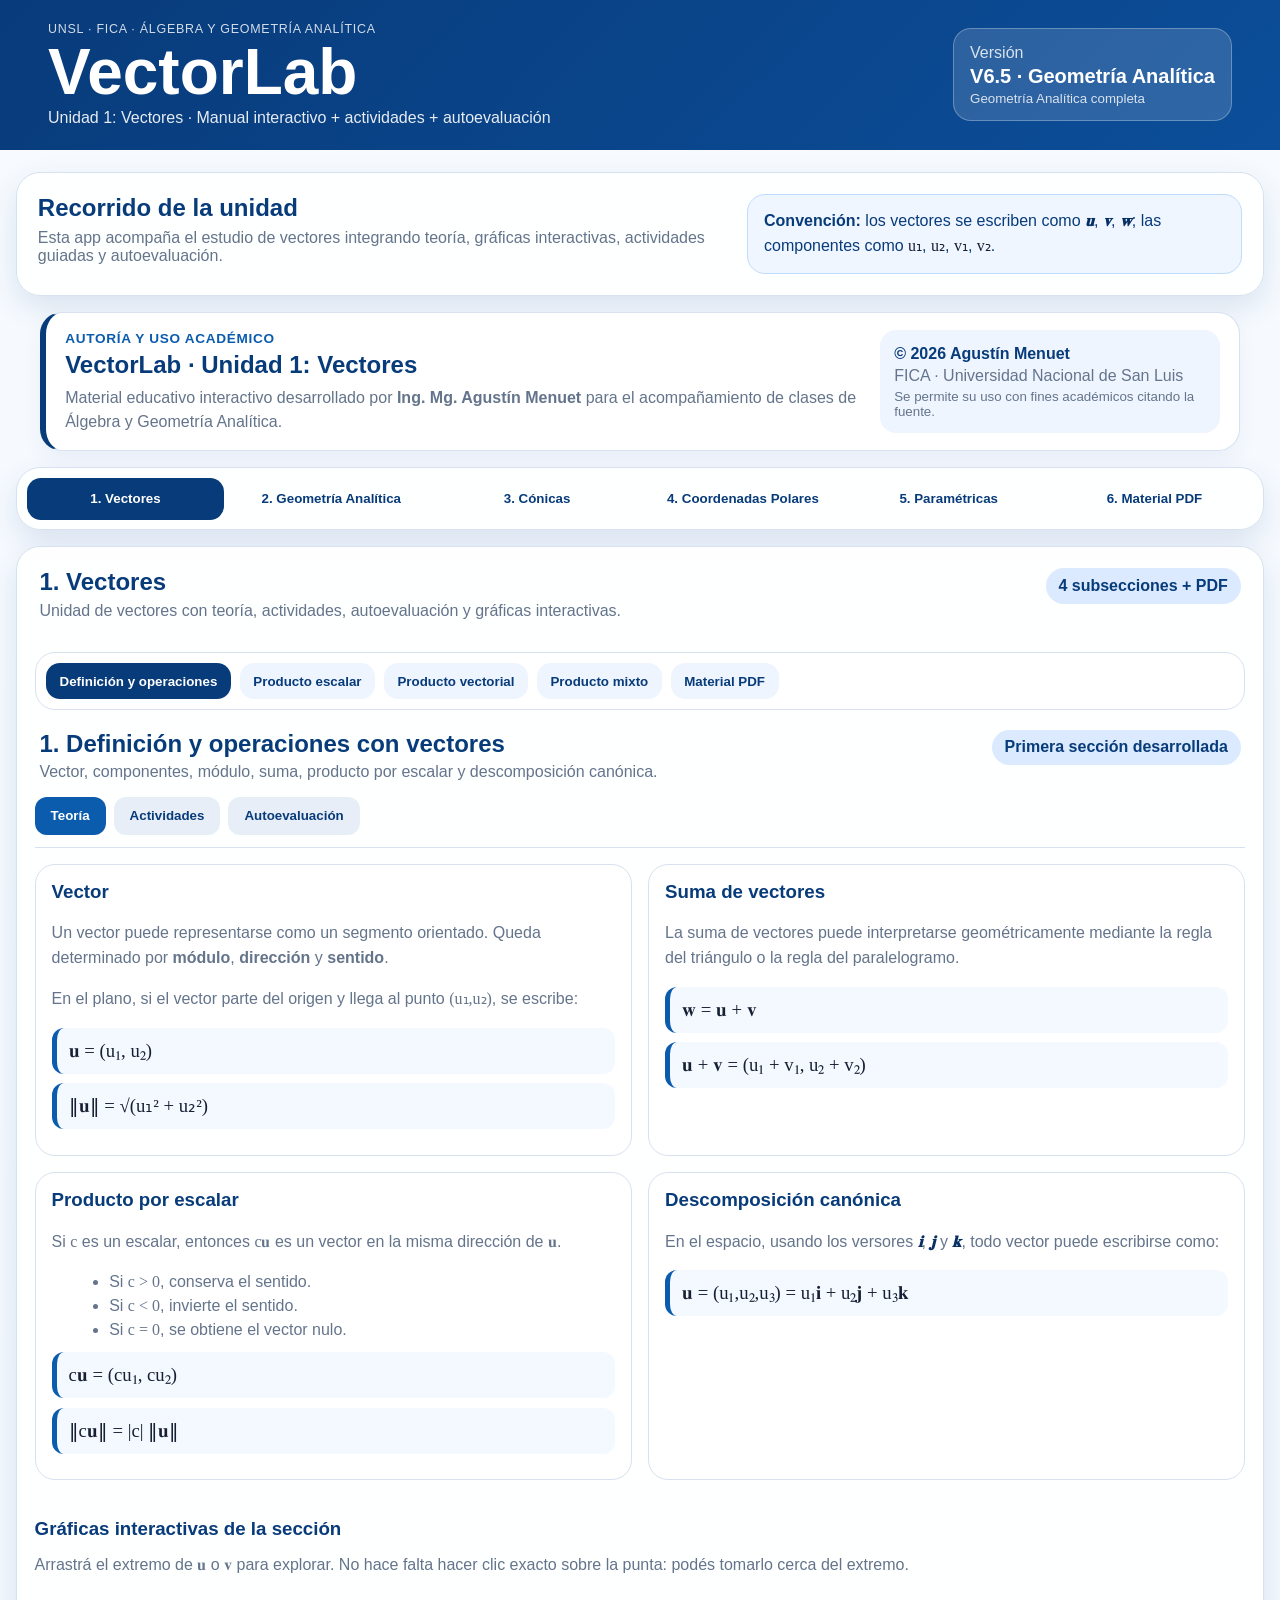
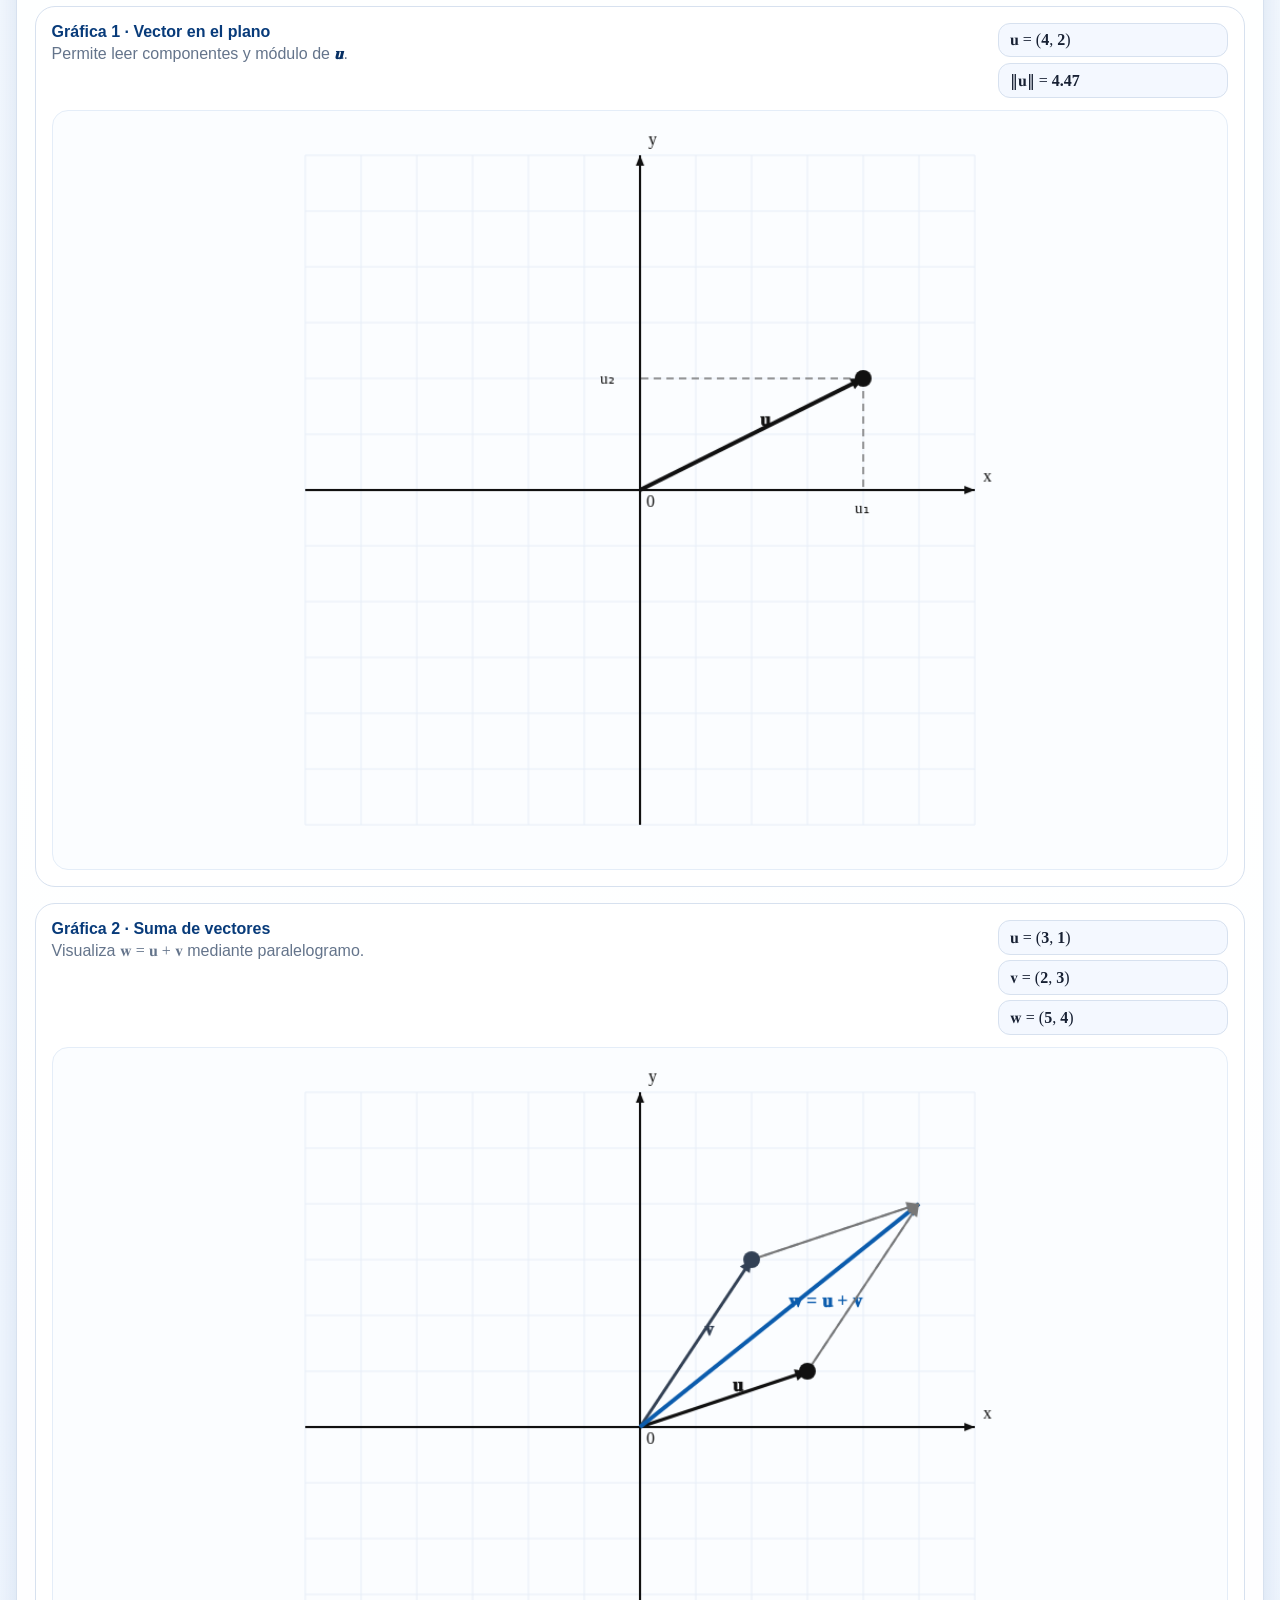
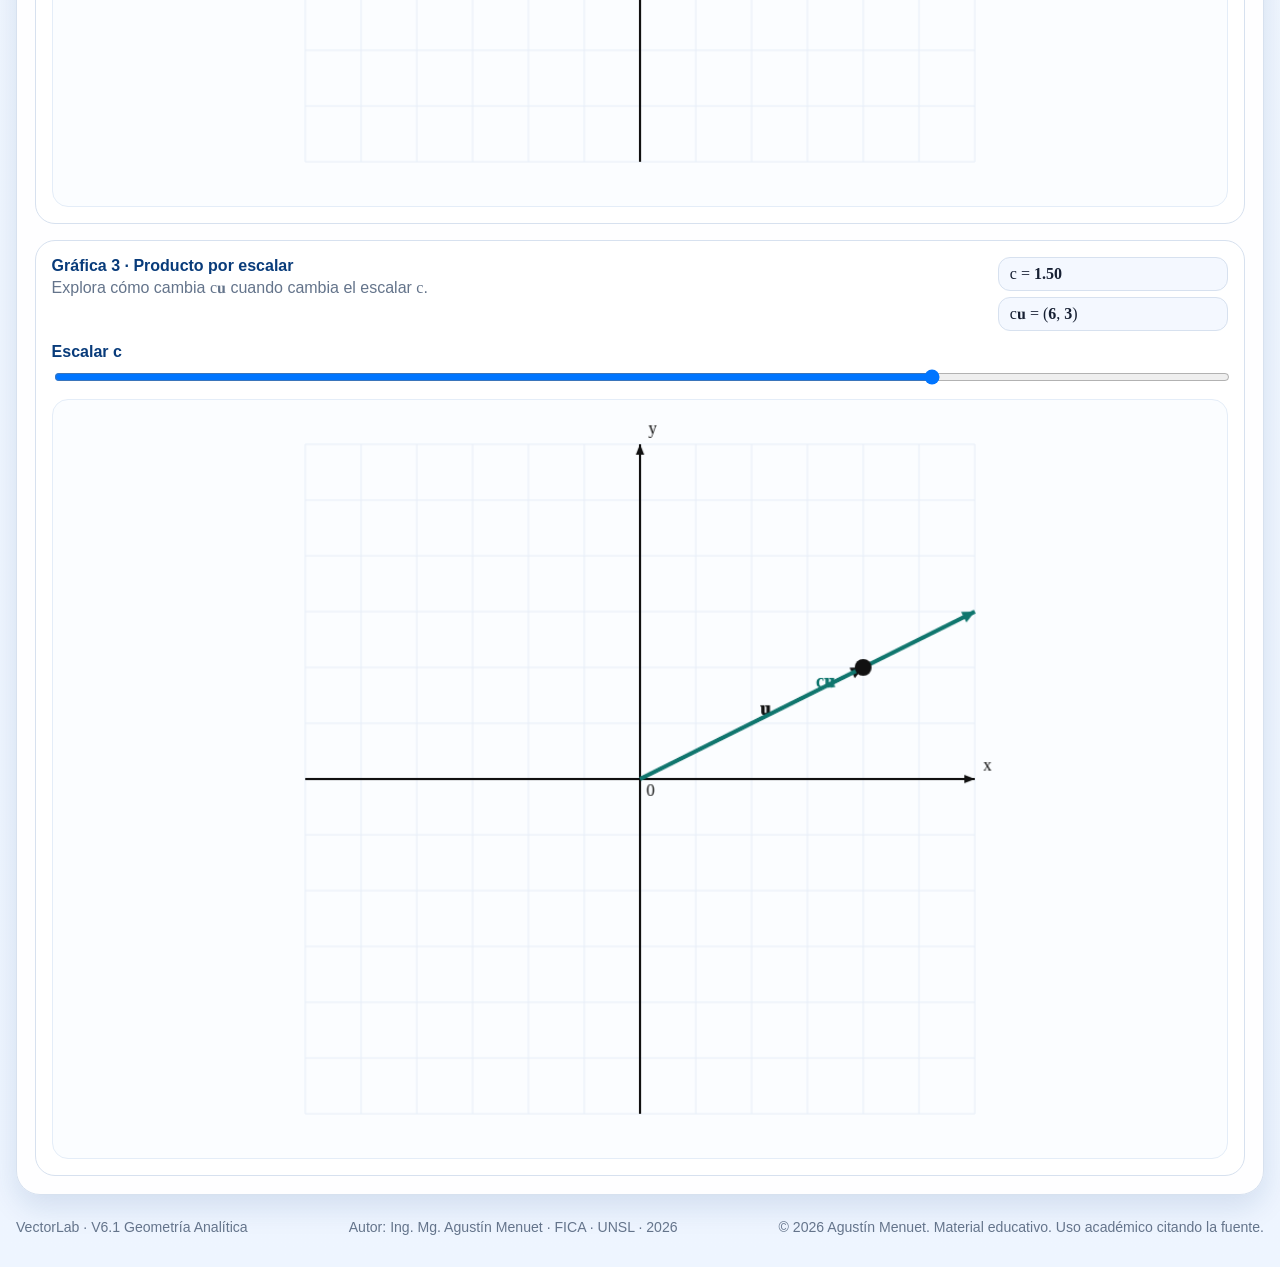
<file: index.html>
<!DOCTYPE html>
<html lang="es">
<head>
  <meta charset="UTF-8" />
  <meta name="viewport" content="width=device-width, initial-scale=1.0" />
  <title>VectorLab · Unidad 1: Vectores</title>
  <meta name="description" content="Manual interactivo de vectores para Álgebra y Geometría Analítica." />
  <meta name="author" content="Ing. Mg. Agustín Menuet · FICA · Universidad Nacional de San Luis" />
  <link rel="stylesheet" href="styles.css?v=6.5" />
</head>
<body>
  <header class="hero">
    <div>
      <p class="eyebrow">UNSL · FICA · Álgebra y Geometría Analítica</p>
      <h1>VectorLab</h1>
      <p class="subtitle">Unidad 1: Vectores · Manual interactivo + actividades + autoevaluación</p>
    </div>
    <div class="status-card">
      <span>Versión</span>
      <strong>V6.5 · Geometría Analítica</strong>
      <small>Geometría Analítica completa</small>
    </div>
  </header>

  <main>
    <section class="intro">
      <div>
        <h2>Recorrido de la unidad</h2>
        <p>
          Esta app acompaña el estudio de vectores integrando teoría, gráficas interactivas,
          actividades guiadas y autoevaluación.
        </p>
      </div>
      <div class="notation-box">
        <strong>Convención:</strong>
        los vectores se escriben como <span class="vec">𝐮</span>, <span class="vec">𝐯</span>, <span class="vec">𝐰</span>;
        las componentes como <span class="comp">u₁</span>, <span class="comp">u₂</span>, <span class="comp">v₁</span>, <span class="comp">v₂</span>.
      </div>
    </section>


    <section class="authorship-card">
      <div>
        <span class="authorship-kicker">Autoría y uso académico</span>
        <h2>VectorLab · Unidad 1: Vectores</h2>
        <p>
          Material educativo interactivo desarrollado por <strong>Ing. Mg. Agustín Menuet</strong>
          para el acompañamiento de clases de Álgebra y Geometría Analítica.
        </p>
      </div>
      <div class="copyright-box">
        <strong>© 2026 Agustín Menuet</strong>
        <span>FICA · Universidad Nacional de San Luis</span>
        <small>Se permite su uso con fines académicos citando la fuente.</small>
      </div>
    </section>

    
    <nav class="section-tabs module-tabs" aria-label="Módulos de la materia">
      <button class="section-tab active" data-section="sec-vectores">1. Vectores</button>
      <button class="section-tab" data-section="sec-geo">2. Geometría Analítica</button>
      <button class="section-tab" data-section="sec-conicas">3. Cónicas</button>
      <button class="section-tab" data-section="sec-polares">4. Coordenadas Polares</button>
      <button class="section-tab" data-section="sec-parametricas">5. Paramétricas</button>
      <button class="section-tab" data-section="sec-pdf">6. Material PDF</button>
    </nav>


    <!-- SECCIÓN 1 -->
    
    <!-- MÓDULO 1: VECTORES -->
    <section id="sec-vectores" class="section active">
      <div class="section-header">
        <div>
          <h2>1. Vectores</h2>
          <p>Unidad de vectores con teoría, actividades, autoevaluación y gráficas interactivas.</p>
        </div>
        <span class="badge">4 subsecciones + PDF</span>
      </div>

      <nav class="module-subtabs" aria-label="Subsecciones de Vectores">
        <button class="module-subtab active" data-module-panel="v-sub1">Definición y operaciones</button>
        <button class="module-subtab" data-module-panel="v-sub2">Producto escalar</button>
        <button class="module-subtab" data-module-panel="v-sub3">Producto vectorial</button>
        <button class="module-subtab" data-module-panel="v-sub4">Producto mixto</button>
        <button class="module-subtab" data-module-panel="v-pdf">Material PDF</button>
      </nav>

      <article id="v-sub1" class="module-panel active">
      <div class="section-header">
        <div>
          <h2>1. Definición y operaciones con vectores</h2>
          <p>Vector, componentes, módulo, suma, producto por escalar y descomposición canónica.</p>
        </div>
        <span class="badge">Primera sección desarrollada</span>
      </div>

      <nav class="inner-tabs">
        <button class="inner-tab active" data-panel="s1-theory">Teoría</button>
        <button class="inner-tab" data-panel="s1-activities">Actividades</button>
        <button class="inner-tab" data-panel="s1-quiz">Autoevaluación</button>
      </nav>

      <article id="s1-theory" class="panel active">
        <div class="theory-grid">
          <div class="theory-card">
            <h3>Vector</h3>
            <p>
              Un vector puede representarse como un segmento orientado. Queda determinado por
              <strong>módulo</strong>, <strong>dirección</strong> y <strong>sentido</strong>.
            </p>
            <p>
              En el plano, si el vector parte del origen y llega al punto <span class="math">(u₁,u₂)</span>,
              se escribe:
            </p>
            <div class="formula">𝐮 = (u₁, u₂)</div>
            <div class="formula">‖𝐮‖ = √(u₁² + u₂²)</div>
          </div>

          <div class="theory-card">
            <h3>Suma de vectores</h3>
            <p>
              La suma de vectores puede interpretarse geométricamente mediante la regla del triángulo
              o la regla del paralelogramo.
            </p>
            <div class="formula">𝐰 = 𝐮 + 𝐯</div>
            <div class="formula">𝐮 + 𝐯 = (u₁ + v₁, u₂ + v₂)</div>
          </div>

          <div class="theory-card">
            <h3>Producto por escalar</h3>
            <p>
              Si <span class="math">c</span> es un escalar, entonces <span class="math">c𝐮</span>
              es un vector en la misma dirección de <span class="math">𝐮</span>.
            </p>
            <ul>
              <li>Si <span class="math">c &gt; 0</span>, conserva el sentido.</li>
              <li>Si <span class="math">c &lt; 0</span>, invierte el sentido.</li>
              <li>Si <span class="math">c = 0</span>, se obtiene el vector nulo.</li>
            </ul>
            <div class="formula">c𝐮 = (cu₁, cu₂)</div>
            <div class="formula">‖c𝐮‖ = |c| ‖𝐮‖</div>
          </div>

          <div class="theory-card">
            <h3>Descomposición canónica</h3>
            <p>
              En el espacio, usando los versores <span class="vec">𝐢</span>, <span class="vec">𝐣</span> y <span class="vec">𝐤</span>,
              todo vector puede escribirse como:
            </p>
            <div class="formula">𝐮 = (u₁,u₂,u₃) = u₁𝐢 + u₂𝐣 + u₃𝐤</div>
          </div>
        </div>

        <div class="graph-stack">
          <h3>Gráficas interactivas de la sección</h3>
          <p class="muted">Arrastrá el extremo de 𝐮 o 𝐯 para explorar. No hace falta hacer clic exacto sobre la punta: podés tomarlo cerca del extremo.</p>

          <div class="graph-card">
            <div class="graph-header">
              <div>
                <h4>Gráfica 1 · Vector en el plano</h4>
                <p>Permite leer componentes y módulo de <span class="vec">𝐮</span>.</p>
              </div>
              <div class="live-values">
                <span>𝐮 = (<b id="g1u1">4</b>, <b id="g1u2">2</b>)</span>
                <span>‖𝐮‖ = <b id="g1norm">4.47</b></span>
              </div>
            </div>
            <canvas id="graphVector" width="720" height="720"></canvas>
          </div>

          <div class="graph-card">
            <div class="graph-header">
              <div>
                <h4>Gráfica 2 · Suma de vectores</h4>
                <p>Visualiza <span class="math">𝐰 = 𝐮 + 𝐯</span> mediante paralelogramo.</p>
              </div>
              <div class="live-values">
                <span>𝐮 = (<b id="g2u1">3</b>, <b id="g2u2">1</b>)</span>
                <span>𝐯 = (<b id="g2v1">2</b>, <b id="g2v2">3</b>)</span>
                <span>𝐰 = (<b id="g2w1">5</b>, <b id="g2w2">4</b>)</span>
              </div>
            </div>
            <canvas id="graphSum" width="720" height="720"></canvas>
          </div>

          <div class="graph-card">
            <div class="graph-header">
              <div>
                <h4>Gráfica 3 · Producto por escalar</h4>
                <p>Explora cómo cambia <span class="math">c𝐮</span> cuando cambia el escalar <span class="math">c</span>.</p>
              </div>
              <div class="live-values">
                <span>c = <b id="scalarValue">1.50</b></span>
                <span>c𝐮 = (<b id="g3cu1">6</b>, <b id="g3cu2">3</b>)</span>
              </div>
            </div>
            <label class="slider-label">
              Escalar c
              <input id="scalarSlider" type="range" min="-3" max="3" step="0.25" value="1.5">
            </label>
            <canvas id="graphScalar" width="720" height="720"></canvas>
          </div>
        </div>
      </article>

      <article id="s1-activities" class="panel">
        <div class="section-note">
          <h3>Actividades guiadas</h3>
          <p>
            Resolvé las actividades. Primero intentá responder; luego usá la pista o la resolución si lo necesitás.
          </p>
        </div>

        <div class="activity-list">
          <div class="activity-card" data-answer="vectorial">
            <h4>Actividad 1 · Magnitud vectorial</h4>
            <p>Clasificá la magnitud <strong>fuerza</strong>: ¿es escalar o vectorial?</p>
            <input type="text" placeholder="Respondé escalar o vectorial">
            <div class="buttons">
              <button class="check-btn">Verificar</button>
              <button class="hint-btn">Pista</button>
              <button class="solution-btn">Ver resolución</button>
            </div>
            <p class="feedback"></p>
            <div class="solution">La fuerza es vectorial porque requiere módulo, dirección y sentido.</div>
          </div>

          <div class="activity-card" data-answer="sentido|modulodireccionsentido|modulo,direccion,sentido|modulo direccion sentido">
            <h4>Actividad 2 · Elementos de un vector</h4>
            <p>Completá los tres elementos que determinan un vector: módulo, dirección y ______.</p>
            <input type="text" placeholder="Ingresá tu respuesta">
            <div class="buttons">
              <button class="check-btn">Verificar</button>
              <button class="hint-btn">Pista</button>
              <button class="solution-btn">Ver resolución</button>
            </div>
            <p class="feedback"></p>
            <div class="solution">Un vector queda determinado por módulo, dirección y sentido.</div>
          </div>

          <div class="activity-card" data-answer="(4,2)">
            <h4>Actividad 3 · Componentes en el plano</h4>
            <p>Si el extremo de 𝐮 está en el punto (4,2) y parte del origen, escribí sus componentes.</p>
            <input type="text" placeholder="Formato: (a,b)">
            <div class="buttons">
              <button class="check-btn">Verificar</button>
              <button class="hint-btn">Pista</button>
              <button class="solution-btn">Ver resolución</button>
            </div>
            <p class="feedback"></p>
            <div class="solution">Como el vector parte del origen y termina en (4,2), entonces 𝐮=(4,2).</div>
          </div>

          <div class="activity-card" data-answer="5">
            <h4>Actividad 4 · Módulo en ℝ²</h4>
            <p>Calculá el módulo de 𝐮 = (3,4).</p>
            <input type="text" placeholder="Ingresá el módulo">
            <div class="buttons">
              <button class="check-btn">Verificar</button>
              <button class="hint-btn">Pista</button>
              <button class="solution-btn">Ver resolución</button>
            </div>
            <p class="feedback"></p>
            <div class="solution">‖𝐮‖ = √(3²+4²) = √25 = 5.</div>
          </div>

          <div class="activity-card" data-answer="3">
            <h4>Actividad 5 · Módulo en ℝ³</h4>
            <p>Calculá el módulo de 𝐮 = (1,2,2).</p>
            <input type="text" placeholder="Ingresá el módulo">
            <div class="buttons">
              <button class="check-btn">Verificar</button>
              <button class="hint-btn">Pista</button>
              <button class="solution-btn">Ver resolución</button>
            </div>
            <p class="feedback"></p>
            <div class="solution">‖𝐮‖ = √(1²+2²+2²) = √9 = 3.</div>
          </div>

          <div class="activity-card" data-answer="(5,-3,4)">
            <h4>Actividad 6 · Suma de vectores</h4>
            <p>Sean 𝐮=(2,-1,0) y 𝐯=(3,-2,4). Calculá 𝐮+𝐯.</p>
            <input type="text" placeholder="Formato: (a,b,c)">
            <div class="buttons">
              <button class="check-btn">Verificar</button>
              <button class="hint-btn">Pista</button>
              <button class="solution-btn">Ver resolución</button>
            </div>
            <p class="feedback"></p>
            <div class="solution">𝐮+𝐯=(2+3,-1+(-2),0+4)=(5,-3,4).</div>
          </div>

          <div class="activity-card" data-answer="(-1,1,-4)">
            <h4>Actividad 7 · Resta de vectores</h4>
            <p>Sean 𝐮=(2,-1,0) y 𝐯=(3,-2,4). Calculá 𝐮−𝐯.</p>
            <input type="text" placeholder="Formato: (a,b,c)">
            <div class="buttons">
              <button class="check-btn">Verificar</button>
              <button class="hint-btn">Pista</button>
              <button class="solution-btn">Ver resolución</button>
            </div>
            <p class="feedback"></p>
            <div class="solution">𝐮−𝐯=(2-3,-1-(-2),0-4)=(-1,1,-4).</div>
          </div>

          <div class="activity-card" data-answer="(4,-2,0)">
            <h4>Actividad 8 · Producto por escalar</h4>
            <p>Sea 𝐮=(2,-1,0). Calculá 2𝐮.</p>
            <input type="text" placeholder="Formato: (a,b,c)">
            <div class="buttons">
              <button class="check-btn">Verificar</button>
              <button class="hint-btn">Pista</button>
              <button class="solution-btn">Ver resolución</button>
            </div>
            <p class="feedback"></p>
            <div class="solution">2𝐮 = 2(2,-1,0) = (4,-2,0).</div>
          </div>

          <div class="activity-card" data-answer="2i+4j-3k|2𝐢+4𝐣-3𝐤">
            <h4>Actividad 9 · Descomposición canónica</h4>
            <p>Escribí 𝐮=(2,4,-3) como combinación de 𝐢, 𝐣 y 𝐤.</p>
            <input type="text" placeholder="Formato: ai+bj+ck">
            <div class="buttons">
              <button class="check-btn">Verificar</button>
              <button class="hint-btn">Pista</button>
              <button class="solution-btn">Ver resolución</button>
            </div>
            <p class="feedback"></p>
            <div class="solution">𝐮 = 2𝐢 + 4𝐣 − 3𝐤.</div>
          </div>

          <div class="activity-card" data-answer="si|sí">
            <h4>Actividad 10 · Paralelismo</h4>
            <p>Sean 𝐮=(2,4) y 𝐯=(1,2). ¿Son paralelos? Respondé sí o no.</p>
            <input type="text" placeholder="Respondé sí o no">
            <div class="buttons">
              <button class="check-btn">Verificar</button>
              <button class="hint-btn">Pista</button>
              <button class="solution-btn">Ver resolución</button>
            </div>
            <p class="feedback"></p>
            <div class="solution">Sí. Se cumple 𝐮 = 2𝐯, por lo tanto son paralelos.</div>
          </div>
        </div>
      </article>

      <article id="s1-quiz" class="panel">
        <div class="section-note">
          <h3>Autoevaluación</h3>
          <p>Respondé las 10 preguntas de la primera sección.</p>
        </div>

        <div class="quiz-grid">
          <div class="quiz-card" data-correct="0">
            <h4>1. ¿Qué elementos definen un vector?</h4>
            <button>Módulo, dirección y sentido</button>
            <button>Solo módulo</button>
            <button>Solo dirección</button>
            <p class="quiz-feedback"></p>
          </div>

          <div class="quiz-card" data-correct="1">
            <h4>2. Una temperatura de 25 °C es una magnitud...</h4>
            <button>Vectorial</button>
            <button>Escalar</button>
            <button>Ambas</button>
            <p class="quiz-feedback"></p>
          </div>

          <div class="quiz-card" data-correct="0">
            <h4>3. Si 𝐮=(2,3) y 𝐯=(1,4), entonces 𝐮+𝐯 es:</h4>
            <button>(3,7)</button>
            <button>(2,12)</button>
            <button>(1,1)</button>
            <p class="quiz-feedback"></p>
          </div>

          <div class="quiz-card" data-correct="1">
            <h4>4. Si c &lt; 0, entonces c𝐮...</h4>
            <button>Conserva dirección y sentido</button>
            <button>Conserva dirección e invierte sentido</button>
            <button>Siempre vale cero</button>
            <p class="quiz-feedback"></p>
          </div>

          <div class="quiz-card" data-correct="0">
            <h4>5. El módulo de 𝐮=(6,8) es:</h4>
            <button>10</button>
            <button>14</button>
            <button>48</button>
            <p class="quiz-feedback"></p>
          </div>

          <div class="quiz-card" data-correct="2">
            <h4>6. El vector nulo tiene módulo:</h4>
            <button>1</button>
            <button>-1</button>
            <button>0</button>
            <p class="quiz-feedback"></p>
          </div>

          <div class="quiz-card" data-correct="0">
            <h4>7. La descomposición canónica de 𝐮=(u₁,u₂,u₃) es:</h4>
            <button>u₁𝐢 + u₂𝐣 + u₃𝐤</button>
            <button>u₁𝐣 + u₂𝐢 + u₃𝐤</button>
            <button>u₁ + u₂ + u₃</button>
            <p class="quiz-feedback"></p>
          </div>

          <div class="quiz-card" data-correct="1">
            <h4>8. Dos vectores paralelos tienen componentes...</h4>
            <button>Siempre iguales</button>
            <button>Proporcionales</button>
            <button>Siempre nulas</button>
            <p class="quiz-feedback"></p>
          </div>

          <div class="quiz-card" data-correct="0">
            <h4>9. Si 𝐮=(3,0) y 𝐯=(0,3), entonces 𝐮+𝐯 es:</h4>
            <button>(3,3)</button>
            <button>(0,0)</button>
            <button>(9,0)</button>
            <p class="quiz-feedback"></p>
          </div>

          <div class="quiz-card" data-correct="2">
            <h4>10. El vector unitario en la dirección de 𝐮 se obtiene haciendo:</h4>
            <button>𝐮 · 𝐮</button>
            <button>𝐮 + 𝐮</button>
            <button>𝐮 / ‖𝐮‖</button>
            <p class="quiz-feedback"></p>
          </div>
        </div>
      </article>
    </article>

    <!-- SECCIÓN 2 --><article id="v-sub2" class="module-panel ">
      <div class="section-header">
        <div>
          <h2>2. Producto escalar</h2>
          <p>Definición geométrica, componentes, signo, ortogonalidad, ángulo, proyección y aplicaciones.</p>
        </div>
        <span class="badge">Sección desarrollada</span>
      </div>

      <nav class="inner-tabs">
        <button class="inner-tab active" data-panel="s2-theory">Teoría</button>
        <button class="inner-tab" data-panel="s2-activities">Actividades</button>
        <button class="inner-tab" data-panel="s2-quiz">Autoevaluación</button>
      </nav>

      <article id="s2-theory" class="panel active">
        <div class="theory-grid">
          <div class="theory-card">
            <h3>Definición geométrica</h3>
            <p>
              El producto escalar entre dos vectores es una operación que devuelve un número real.
              Si θ es el ángulo entre 𝐮 y 𝐯, se define:
            </p>
            <div class="formula">𝐮 · 𝐯 = ‖𝐮‖ ‖𝐯‖ cos(θ)</div>
            <p>
              Esta expresión permite relacionar el valor del producto escalar con la orientación relativa
              de los vectores.
            </p>
          </div>

          <div class="theory-card">
            <h3>Producto escalar por componentes</h3>
            <p>
              En coordenadas cartesianas, el producto escalar se calcula multiplicando componentes homónimas
              y sumando los resultados.
            </p>
            <div class="formula">𝐮 · 𝐯 = u₁v₁ + u₂v₂</div>
            <div class="formula">𝐮 · 𝐯 = u₁v₁ + u₂v₂ + u₃v₃</div>
          </div>

          <div class="theory-card">
            <h3>Signo y ortogonalidad</h3>
            <ul>
              <li>Si θ es agudo, entonces 𝐮 · 𝐯 &gt; 0.</li>
              <li>Si θ es recto, entonces 𝐮 · 𝐯 = 0.</li>
              <li>Si θ es obtuso, entonces 𝐮 · 𝐯 &lt; 0.</li>
            </ul>
            <div class="formula">𝐮 ⟂ 𝐯 ⇔ 𝐮 · 𝐯 = 0</div>
          </div>

          <div class="theory-card">
            <h3>Ángulo y proyección</h3>
            <p>El ángulo entre dos vectores no nulos se obtiene de:</p>
            <div class="formula">cos(θ) = (𝐮 · 𝐯) / (‖𝐮‖ ‖𝐯‖)</div>
            <p>La proyección de 𝐯 sobre 𝐮 es:</p>
            <div class="formula">proy<sub>𝐮</sub>(𝐯) = ((𝐮 · 𝐯) / ‖𝐮‖²) 𝐮</div>
          </div>
        </div>

        <div class="graph-stack">
          <h3>Gráficas interactivas de producto escalar</h3>
          <p class="muted">Arrastrá el extremo de 𝐮 o 𝐯 para observar cómo cambian el ángulo, el signo y la proyección.</p>

          <div class="graph-card">
            <div class="graph-header">
              <div>
                <h4>Gráfica 4 · Ángulo y signo de 𝐮 · 𝐯</h4>
                <p>Relaciona θ, cos(θ) y el signo del producto escalar.</p>
              </div>
              <div class="live-values">
                <span>𝐮 = (<b id="g4u1">4</b>, <b id="g4u2">1</b>)</span>
                <span>𝐯 = (<b id="g4v1">2</b>, <b id="g4v2">3</b>)</span>
                <span>𝐮 · 𝐯 = <b id="g4dot">11</b></span>
                <span>θ = <b id="g4angle">35.5°</b></span>
                <span id="g4sign">Producto positivo</span>
              </div>
            </div>
            <canvas id="graphDot" width="720" height="720"></canvas>
          </div>

          <div class="graph-card">
            <div class="graph-header">
              <div>
                <h4>Gráfica 5 · Proyección ortogonal</h4>
                <p>Muestra proy<sub>𝐮</sub>(𝐯), la recta soporte de 𝐮 y la perpendicular desde 𝐯.</p>
              </div>
              <div class="live-values">
                <span>proy<sub>𝐮</sub>(𝐯) = (<b id="g5p1">—</b>, <b id="g5p2">—</b>)</span>
                <span>componente = <b id="g5comp">—</b></span>
              </div>
            </div>
            <canvas id="graphProjection" width="720" height="720"></canvas>
          </div>
        </div>
      </article>

      <article id="s2-activities" class="panel">
        <div class="section-note">
          <h3>Actividades guiadas</h3>
          <p>Resolvé las actividades. Los campos indican el formato esperado, no la respuesta.</p>
        </div>

        <div class="activity-list">
          <div class="activity-card" data-answer="positivo">
            <h4>Actividad 1 · Signo del producto escalar</h4>
            <p>Si el ángulo entre 𝐮 y 𝐯 es agudo, ¿el producto 𝐮·𝐯 es positivo, negativo o cero?</p>
            <input type="text" placeholder="positivo / negativo / cero">
            <div class="buttons"><button class="check-btn">Verificar</button><button class="hint-btn">Pista</button><button class="solution-btn">Ver resolución</button></div>
            <p class="feedback"></p>
            <div class="solution">Si θ es agudo, cos(θ)&gt;0, por lo tanto 𝐮·𝐯 es positivo.</div>
          </div>

          <div class="activity-card" data-answer="12">
            <h4>Actividad 2 · Producto escalar en ℝ²</h4>
            <p>Sean 𝐮=(3,-1) y 𝐯=(5,3). Calculá 𝐮·𝐯.</p>
            <input type="text" placeholder="Ingresá un número">
            <div class="buttons"><button class="check-btn">Verificar</button><button class="hint-btn">Pista</button><button class="solution-btn">Ver resolución</button></div>
            <p class="feedback"></p>
            <div class="solution">𝐮·𝐯 = 3·5 + (-1)·3 = 15 - 3 = 12.</div>
          </div>

          <div class="activity-card" data-answer="5">
            <h4>Actividad 3 · Producto escalar en ℝ³</h4>
            <p>Sean 𝐮=(1,2,3) y 𝐯=(4,-1,1). Calculá 𝐮·𝐯.</p>
            <input type="text" placeholder="Ingresá un número">
            <div class="buttons"><button class="check-btn">Verificar</button><button class="hint-btn">Pista</button><button class="solution-btn">Ver resolución</button></div>
            <p class="feedback"></p>
            <div class="solution">𝐮·𝐯 = 1·4 + 2·(-1) + 3·1 = 4 - 2 + 3 = 5.</div>
          </div>

          <div class="activity-card" data-answer="0">
            <h4>Actividad 4 · Ortogonalidad</h4>
            <p>Sean 𝐮=(3,2) y 𝐯=(-4,6). Calculá 𝐮·𝐯 para verificar si son ortogonales.</p>
            <input type="text" placeholder="Ingresá un número">
            <div class="buttons"><button class="check-btn">Verificar</button><button class="hint-btn">Pista</button><button class="solution-btn">Ver resolución</button></div>
            <p class="feedback"></p>
            <div class="solution">𝐮·𝐯 = 3·(-4)+2·6 = -12+12 = 0. Son ortogonales.</div>
          </div>

          <div class="activity-card" data-answer="(-2,3)">
            <h4>Actividad 5 · Hallar un vector ortogonal</h4>
            <p>Un vector ortogonal a 𝐮=(3,2) puede ser:</p>
            <input type="text" placeholder="Formato: (a,b)">
            <div class="buttons"><button class="check-btn">Verificar</button><button class="hint-btn">Pista</button><button class="solution-btn">Ver resolución</button></div>
            <p class="feedback"></p>
            <div class="solution">Un ejemplo es 𝐯=(-2,3), porque 3·(-2)+2·3=0.</div>
          </div>

          <div class="activity-card" data-answer="90|90°">
            <h4>Actividad 6 · Ángulo entre vectores</h4>
            <p>Si 𝐮·𝐯=0 y ambos vectores son no nulos, ¿cuánto mide el ángulo entre ellos?</p>
            <input type="text" placeholder="Ingresá el ángulo">
            <div class="buttons"><button class="check-btn">Verificar</button><button class="hint-btn">Pista</button><button class="solution-btn">Ver resolución</button></div>
            <p class="feedback"></p>
            <div class="solution">Si 𝐮·𝐯=0, entonces cos(θ)=0. Por lo tanto θ=90°.</div>
          </div>

          <div class="activity-card" data-answer="(4,0)">
            <h4>Actividad 7 · Proyección ortogonal</h4>
            <p>Sean 𝐮=(2,0) y 𝐯=(4,3). Calculá proy<sub>𝐮</sub>(𝐯).</p>
            <input type="text" placeholder="Formato: (a,b)">
            <div class="buttons"><button class="check-btn">Verificar</button><button class="hint-btn">Pista</button><button class="solution-btn">Ver resolución</button></div>
            <p class="feedback"></p>
            <div class="solution">𝐮·𝐯=8 y ‖𝐮‖²=4. Entonces proy<sub>𝐮</sub>(𝐯)=(8/4)𝐮=2(2,0)=(4,0).</div>
          </div>

          <div class="activity-card" data-answer="4">
            <h4>Actividad 8 · Componente escalar</h4>
            <p>Sean 𝐮=(2,0) y 𝐯=(4,3). Calculá comp<sub>𝐮</sub>(𝐯).</p>
            <input type="text" placeholder="Ingresá un número">
            <div class="buttons"><button class="check-btn">Verificar</button><button class="hint-btn">Pista</button><button class="solution-btn">Ver resolución</button></div>
            <p class="feedback"></p>
            <div class="solution">comp<sub>𝐮</sub>(𝐯)=(𝐮·𝐯)/‖𝐮‖ = 8/2 = 4.</div>
          </div>

          <div class="activity-card" data-answer="12">
            <h4>Actividad 9 · Trabajo mecánico</h4>
            <p>Una fuerza 𝐅=(3,0) produce un desplazamiento 𝐝=(4,2). Calculá W=𝐅·𝐝.</p>
            <input type="text" placeholder="Ingresá un número">
            <div class="buttons"><button class="check-btn">Verificar</button><button class="hint-btn">Pista</button><button class="solution-btn">Ver resolución</button></div>
            <p class="feedback"></p>
            <div class="solution">W=𝐅·𝐝 = 3·4 + 0·2 = 12.</div>
          </div>

          <div class="activity-card" data-answer="19">
            <h4>Actividad 10 · Potencia</h4>
            <p>Dadas 𝐅=(5,1,0) y 𝐯=(3,4,0), calculá P=𝐅·𝐯.</p>
            <input type="text" placeholder="Ingresá un número">
            <div class="buttons"><button class="check-btn">Verificar</button><button class="hint-btn">Pista</button><button class="solution-btn">Ver resolución</button></div>
            <p class="feedback"></p>
            <div class="solution">P=𝐅·𝐯 = 5·3 + 1·4 + 0·0 = 19.</div>
          </div>
        </div>
      </article>

      <article id="s2-quiz" class="panel">
        <div class="section-note">
          <h3>Autoevaluación</h3>
          <p>Respondé las 10 preguntas de producto escalar.</p>
        </div>

        <div class="quiz-grid">
          <div class="quiz-card" data-correct="0">
            <h4>1. El producto escalar de dos vectores da como resultado:</h4>
            <button>Un escalar</button><button>Un vector</button><button>Una matriz</button>
            <p class="quiz-feedback"></p>
          </div>
          <div class="quiz-card" data-correct="1">
            <h4>2. Si 𝐮·𝐯=0, entonces 𝐮 y 𝐯 son:</h4>
            <button>Paralelos</button><button>Ortogonales</button><button>Iguales</button>
            <p class="quiz-feedback"></p>
          </div>
          <div class="quiz-card" data-correct="0">
            <h4>3. Si θ es agudo, entonces 𝐮·𝐯 es:</h4>
            <button>Positivo</button><button>Negativo</button><button>Cero</button>
            <p class="quiz-feedback"></p>
          </div>
          <div class="quiz-card" data-correct="2">
            <h4>4. Si θ es obtuso, entonces 𝐮·𝐯 es:</h4>
            <button>Positivo</button><button>Cero</button><button>Negativo</button>
            <p class="quiz-feedback"></p>
          </div>
          <div class="quiz-card" data-correct="0">
            <h4>5. En ℝ³, 𝐮·𝐯 se calcula como:</h4>
            <button>u₁v₁+u₂v₂+u₃v₃</button><button>u₁+v₁</button><button>u₁v₂-u₂v₁</button>
            <p class="quiz-feedback"></p>
          </div>
          <div class="quiz-card" data-correct="1">
            <h4>6. La proyección proy<sub>𝐮</sub>(𝐯) queda sobre la dirección de:</h4>
            <button>𝐯</button><button>𝐮</button><button>𝐮+𝐯</button>
            <p class="quiz-feedback"></p>
          </div>
          <div class="quiz-card" data-correct="0">
            <h4>7. El trabajo mecánico puede expresarse como:</h4>
            <button>W=𝐅·𝐝</button><button>W=𝐅×𝐝</button><button>W=𝐅+𝐝</button>
            <p class="quiz-feedback"></p>
          </div>
          <div class="quiz-card" data-correct="2">
            <h4>8. Si 𝐮 y 𝐯 son no nulos y forman 90°, entonces:</h4>
            <button>𝐮·𝐯&gt;0</button><button>𝐮·𝐯&lt;0</button><button>𝐮·𝐯=0</button>
            <p class="quiz-feedback"></p>
          </div>
          <div class="quiz-card" data-correct="0">
            <h4>9. La fórmula geométrica del producto escalar es:</h4>
            <button>𝐮·𝐯=‖𝐮‖‖𝐯‖cos(θ)</button><button>𝐮·𝐯=‖𝐮‖‖𝐯‖sen(θ)</button><button>𝐮·𝐯=𝐮×𝐯</button>
            <p class="quiz-feedback"></p>
          </div>
          <div class="quiz-card" data-correct="1">
            <h4>10. Para calcular el ángulo entre vectores se usa:</h4>
            <button>sen(θ)</button><button>cos(θ)</button><button>tan(θ)</button>
            <p class="quiz-feedback"></p>
          </div>
        </div>
      </article>
    </article>

    <!-- SECCIÓN 3 --><article id="v-sub3" class="module-panel ">
      <div class="section-header">
        <div>
          <h2>3. Producto vectorial</h2>
          <p>Vector perpendicular, regla de la mano derecha, cálculo por determinante, área y aplicaciones.</p>
        </div>
        <span class="badge">Sección desarrollada</span>
      </div>

      <nav class="inner-tabs">
        <button class="inner-tab active" data-panel="s3-theory">Teoría</button>
        <button class="inner-tab" data-panel="s3-activities">Actividades</button>
        <button class="inner-tab" data-panel="s3-quiz">Autoevaluación</button>
      </nav>

      <article id="s3-theory" class="panel active">
        <div class="theory-grid">
          <div class="theory-card">
            <h3>Definición geométrica</h3>
            <p>
              El producto vectorial entre dos vectores de ℝ³ da como resultado otro vector.
              Si 𝐰 = 𝐮 × 𝐯, entonces 𝐰 es perpendicular al plano determinado por 𝐮 y 𝐯.
            </p>
            <div class="formula">𝐰 = 𝐮 × 𝐯</div>
            <div class="formula">‖𝐮 × 𝐯‖ = ‖𝐮‖ ‖𝐯‖ sen(θ)</div>
          </div>

          <div class="theory-card">
            <h3>Dirección y sentido</h3>
            <p>
              La dirección de 𝐮 × 𝐯 es perpendicular a 𝐮 y a 𝐯. El sentido se determina con la
              regla de la mano derecha o regla del sacacorchos.
            </p>
            <p>
              Si se invierte el orden, cambia el sentido:
            </p>
            <div class="formula">𝐮 × 𝐯 = −(𝐯 × 𝐮)</div>
          </div>

          <div class="theory-card">
            <h3>Cálculo por componentes</h3>
            <p>Si 𝐮=(u₁,u₂,u₃) y 𝐯=(v₁,v₂,v₃), entonces:</p>
            <div class="formula">𝐮 × 𝐯 = (u₂v₃−u₃v₂, u₃v₁−u₁v₃, u₁v₂−u₂v₁)</div>
            <p>También puede calcularse mediante el determinante simbólico con 𝐢, 𝐣 y 𝐤.</p>
          </div>

          <div class="theory-card">
            <h3>Área y aplicaciones</h3>
            <p>
              El módulo del producto vectorial representa el área del paralelogramo generado por 𝐮 y 𝐯.
            </p>
            <div class="formula">A = ‖𝐮 × 𝐯‖</div>
            <p>
              También se utiliza para calcular momentos de fuerzas y distancias geométricas.
            </p>
            <div class="formula">𝐌 = 𝐫 × 𝐅</div>
          </div>
        </div>

        <div class="graph-stack">
          <h3>Gráficas interactivas de producto vectorial</h3>
          <p class="muted">Explorá la perpendicularidad, el cambio de sentido y el área generada por dos vectores.</p>

          <div class="graph-card">
            <div class="graph-header">
              <div>
                <h4>Gráfica 6 · Producto vectorial en 3D</h4>
                <p>Visualiza 𝐰 = 𝐮 × 𝐯 como vector perpendicular al plano.</p>
              </div>
              <div class="live-values">
                <span>Orden: <b id="crossOrderLabel">𝐮 × 𝐯</b></span>
                <span>Sentido de 𝐰: <b id="crossSenseLabel">positivo</b></span>
              </div>
            </div>

            <div class="cross-controls">
              <button id="btnUxV" class="mini-btn active">Mostrar 𝐮 × 𝐯</button>
              <button id="btnVxU" class="mini-btn">Mostrar 𝐯 × 𝐮</button>
              <button id="btnTogglePlane" class="mini-btn">Mostrar/ocultar plano</button>
            </div>

            <svg id="crossSvg" viewBox="0 0 760 430" class="svg-visual" role="img" aria-label="Producto vectorial">
              <defs>
                <marker id="arrBlackS3" markerWidth="10" markerHeight="10" refX="7" refY="3" orient="auto">
                  <path d="M0,0 L0,6 L8,3 z" fill="#111"></path>
                </marker>
                <marker id="arrBlueS3" markerWidth="10" markerHeight="10" refX="7" refY="3" orient="auto">
                  <path d="M0,0 L0,6 L8,3 z" fill="#0b5cad"></path>
                </marker>
                <marker id="arrRedS3" markerWidth="10" markerHeight="10" refX="7" refY="3" orient="auto">
                  <path d="M0,0 L0,6 L8,3 z" fill="#b91c1c"></path>
                </marker>
              </defs>
              <polygon id="crossPlane" points="110,315 570,285 655,130 195,160" fill="#e5e7eb" stroke="#64748b" stroke-width="2"/>
              <circle cx="220" cy="288" r="7" fill="#111"/>
              <line x1="220" y1="288" x2="560" y2="268" stroke="#111" stroke-width="4" marker-end="url(#arrBlackS3)"/>
              <line x1="220" y1="288" x2="350" y2="162" stroke="#334155" stroke-width="4" marker-end="url(#arrBlackS3)"/>
              <line id="crossNormal" x1="220" y1="288" x2="220" y2="78" stroke="#0b5cad" stroke-width="5" marker-end="url(#arrBlueS3)"/>
              <path d="M 292 284 A 74 74 0 0 0 272 235" fill="none" stroke="#111" stroke-width="2.5"/>
              <text x="520" y="302" class="svg-label">𝐮</text>
              <text x="360" y="162" class="svg-label">𝐯</text>
              <text id="crossWLabel" x="245" y="98" class="svg-label blue">𝐰 = 𝐮 × 𝐯</text>
              <text x="284" y="250" class="svg-small">θ</text>
            </svg>
          </div>

          <div class="graph-card">
            <div class="graph-header">
              <div>
                <h4>Gráfica 7 · Área del paralelogramo</h4>
                <p>Muestra que A = ‖𝐮 × 𝐯‖. Mové 𝐮 y 𝐯 para cambiar el área.</p>
              </div>
              <div class="live-values">
                <span>𝐮 = (<b id="g7u1">4</b>, <b id="g7u2">1</b>, 0)</span>
                <span>𝐯 = (<b id="g7v1">2</b>, <b id="g7v2">3</b>, 0)</span>
                <span>𝐮 × 𝐯 = (0,0,<b id="g7cross">10</b>)</span>
                <span>Área = <b id="g7area">10</b></span>
              </div>
            </div>
            <canvas id="graphArea" width="720" height="720"></canvas>
          </div>
        </div>
      </article>

      <article id="s3-activities" class="panel">
        <div class="section-note">
          <h3>Actividades guiadas</h3>
          <p>Resolvé las actividades. Los campos indican el formato esperado, no la respuesta.</p>
        </div>

        <div class="activity-list">
          <div class="activity-card" data-answer="vector">
            <h4>Actividad 1 · Tipo de resultado</h4>
            <p>El producto 𝐮×𝐯 da como resultado un escalar o un vector?</p>
            <input type="text" placeholder="escalar / vector">
            <div class="buttons"><button class="check-btn">Verificar</button><button class="hint-btn">Pista</button><button class="solution-btn">Ver resolución</button></div>
            <p class="feedback"></p>
            <div class="solution">El producto vectorial da como resultado un vector.</div>
          </div>

          <div class="activity-card" data-answer="perpendicular">
            <h4>Actividad 2 · Dirección</h4>
            <p>La dirección de 𝐮×𝐯 es paralela o perpendicular al plano determinado por 𝐮 y 𝐯?</p>
            <input type="text" placeholder="paralela / perpendicular">
            <div class="buttons"><button class="check-btn">Verificar</button><button class="hint-btn">Pista</button><button class="solution-btn">Ver resolución</button></div>
            <p class="feedback"></p>
            <div class="solution">𝐮×𝐯 es perpendicular al plano determinado por 𝐮 y 𝐯.</div>
          </div>

          <div class="activity-card" data-answer="manoderecha|regladelamanoderecha|sacacorchos">
            <h4>Actividad 3 · Sentido</h4>
            <p>Qué regla se utiliza para determinar el sentido de 𝐮×𝐯?</p>
            <input type="text" placeholder="Ingresá el nombre de la regla">
            <div class="buttons"><button class="check-btn">Verificar</button><button class="hint-btn">Pista</button><button class="solution-btn">Ver resolución</button></div>
            <p class="feedback"></p>
            <div class="solution">Se usa la regla de la mano derecha o regla del sacacorchos.</div>
          </div>

          <div class="activity-card" data-answer="(-43,13,1)">
            <h4>Actividad 4 · Producto vectorial</h4>
            <p>Sean 𝐮=(1,3,4) y 𝐯=(2,7,-5). Calculá 𝐮×𝐯.</p>
            <input type="text" placeholder="Formato: (a,b,c)">
            <div class="buttons"><button class="check-btn">Verificar</button><button class="hint-btn">Pista</button><button class="solution-btn">Ver resolución</button></div>
            <p class="feedback"></p>
            <div class="solution">𝐮×𝐯=(3·(-5)-4·7, 4·2-1·(-5), 1·7-3·2)=(-43,13,1).</div>
          </div>

          <div class="activity-card" data-answer="0">
            <h4>Actividad 5 · Ortogonalidad con 𝐮</h4>
            <p>Con 𝐮=(1,3,4) y 𝐮×𝐯=(-43,13,1), calculá 𝐮·(𝐮×𝐯).</p>
            <input type="text" placeholder="Ingresá un número">
            <div class="buttons"><button class="check-btn">Verificar</button><button class="hint-btn">Pista</button><button class="solution-btn">Ver resolución</button></div>
            <p class="feedback"></p>
            <div class="solution">𝐮·(𝐮×𝐯)=1·(-43)+3·13+4·1=-43+39+4=0.</div>
          </div>

          <div class="activity-card" data-answer="0">
            <h4>Actividad 6 · Ortogonalidad con 𝐯</h4>
            <p>Con 𝐯=(2,7,-5) y 𝐮×𝐯=(-43,13,1), calculá 𝐯·(𝐮×𝐯).</p>
            <input type="text" placeholder="Ingresá un número">
            <div class="buttons"><button class="check-btn">Verificar</button><button class="hint-btn">Pista</button><button class="solution-btn">Ver resolución</button></div>
            <p class="feedback"></p>
            <div class="solution">𝐯·(𝐮×𝐯)=2·(-43)+7·13+(-5)·1=-86+91-5=0.</div>
          </div>

          <div class="activity-card" data-answer="10">
            <h4>Actividad 7 · Área</h4>
            <p>Si ‖𝐮×𝐯‖=10, cuál es el área del paralelogramo generado por 𝐮 y 𝐯?</p>
            <input type="text" placeholder="Ingresá un número">
            <div class="buttons"><button class="check-btn">Verificar</button><button class="hint-btn">Pista</button><button class="solution-btn">Ver resolución</button></div>
            <p class="feedback"></p>
            <div class="solution">El área es A=‖𝐮×𝐯‖=10.</div>
          </div>

          <div class="activity-card" data-answer="si|sí">
            <h4>Actividad 8 · Paralelismo</h4>
            <p>Si 𝐮×𝐯=𝐨, con 𝐮 y 𝐯 no nulos, son paralelos? Respondé sí o no.</p>
            <input type="text" placeholder="Respondé sí o no">
            <div class="buttons"><button class="check-btn">Verificar</button><button class="hint-btn">Pista</button><button class="solution-btn">Ver resolución</button></div>
            <p class="feedback"></p>
            <div class="solution">Sí. El producto vectorial nulo indica que los vectores son paralelos o alguno es nulo.</div>
          </div>

          <div class="activity-card" data-answer="(0,0,6)">
            <h4>Actividad 9 · Momento de una fuerza</h4>
            <p>Sean 𝐫=(2,0,0) y 𝐅=(0,3,0). Calculá 𝐌=𝐫×𝐅.</p>
            <input type="text" placeholder="Formato: (a,b,c)">
            <div class="buttons"><button class="check-btn">Verificar</button><button class="hint-btn">Pista</button><button class="solution-btn">Ver resolución</button></div>
            <p class="feedback"></p>
            <div class="solution">𝐌=𝐫×𝐅=(0,0,2·3)=(0,0,6).</div>
          </div>

          <div class="activity-card" data-answer="sqrt2|raiz2|1.41|1.414">
            <h4>Actividad 10 · Distancia punto-recta</h4>
            <p>Si ‖𝐮×𝐯‖=4 y ‖𝐮‖=√8, calculá d=‖𝐮×𝐯‖/‖𝐮‖.</p>
            <input type="text" placeholder="Ingresá el valor exacto o aproximado">
            <div class="buttons"><button class="check-btn">Verificar</button><button class="hint-btn">Pista</button><button class="solution-btn">Ver resolución</button></div>
            <p class="feedback"></p>
            <div class="solution">d=4/√8=√2≈1.414.</div>
          </div>
        </div>
      </article>

      <article id="s3-quiz" class="panel">
        <div class="section-note">
          <h3>Autoevaluación</h3>
          <p>Respondé las 10 preguntas de producto vectorial.</p>
        </div>

        <div class="quiz-grid">
          <div class="quiz-card" data-correct="1">
            <h4>1. El producto vectorial 𝐮×𝐯 da como resultado:</h4>
            <button>Un escalar</button><button>Un vector</button><button>Un ángulo</button>
            <p class="quiz-feedback"></p>
          </div>
          <div class="quiz-card" data-correct="0">
            <h4>2. 𝐮×𝐯 es perpendicular a:</h4>
            <button>𝐮 y 𝐯</button><button>Solo 𝐮</button><button>Solo 𝐯</button>
            <p class="quiz-feedback"></p>
          </div>
          <div class="quiz-card" data-correct="2">
            <h4>3. El sentido de 𝐮×𝐯 se determina con:</h4>
            <button>Regla de Cramer</button><button>Teorema de Pitágoras</button><button>Regla de la mano derecha</button>
            <p class="quiz-feedback"></p>
          </div>
          <div class="quiz-card" data-correct="0">
            <h4>4. Se cumple que 𝐮×𝐯 es igual a:</h4>
            <button>−(𝐯×𝐮)</button><button>𝐯×𝐮</button><button>𝐮·𝐯</button>
            <p class="quiz-feedback"></p>
          </div>
          <div class="quiz-card" data-correct="1">
            <h4>5. El módulo ‖𝐮×𝐯‖ representa:</h4>
            <button>Volumen</button><button>Área del paralelogramo</button><button>Ángulo</button>
            <p class="quiz-feedback"></p>
          </div>
          <div class="quiz-card" data-correct="2">
            <h4>6. Si 𝐮 y 𝐯 son paralelos, entonces 𝐮×𝐯:</h4>
            <button>Es unitario</button><button>Es perpendicular a 𝐤</button><button>Es el vector nulo</button>
            <p class="quiz-feedback"></p>
          </div>
          <div class="quiz-card" data-correct="0">
            <h4>7. La fórmula del área del paralelogramo es:</h4>
            <button>A=‖𝐮×𝐯‖</button><button>A=𝐮·𝐯</button><button>A=‖𝐮‖+‖𝐯‖</button>
            <p class="quiz-feedback"></p>
          </div>
          <div class="quiz-card" data-correct="1">
            <h4>8. En física, 𝐫×𝐅 puede representar:</h4>
            <button>Temperatura</button><button>Momento de una fuerza</button><button>Masa</button>
            <p class="quiz-feedback"></p>
          </div>
          <div class="quiz-card" data-correct="2">
            <h4>9. El producto vectorial se trabaja geométricamente en:</h4>
            <button>ℝ¹</button><button>ℝ² solamente</button><button>ℝ³</button>
            <p class="quiz-feedback"></p>
          </div>
          <div class="quiz-card" data-correct="0">
            <h4>10. Para distancia punto-recta se puede usar:</h4>
            <button>d=‖𝐮×𝐯‖/‖𝐮‖</button><button>d=𝐮·𝐯</button><button>d=‖𝐮+𝐯‖</button>
            <p class="quiz-feedback"></p>
          </div>
        </div>
      </article>
    </article>

    <!-- SECCIÓN 4 --><article id="v-sub4" class="module-panel ">
      <div class="section-header">
        <div>
          <h2>4. Producto mixto</h2>
          <p>Producto mixto, volumen del paralelepípedo, coplanaridad, determinante y regla cíclica.</p>
        </div>
        <span class="badge">Sección desarrollada</span>
      </div>

      <nav class="inner-tabs">
        <button class="inner-tab active" data-panel="s4-theory">Teoría</button>
        <button class="inner-tab" data-panel="s4-activities">Actividades</button>
        <button class="inner-tab" data-panel="s4-quiz">Autoevaluación</button>
      </nav>

      <article id="s4-theory" class="panel active">
        <div class="theory-grid">
          <div class="theory-card">
            <h3>Definición</h3>
            <p>
              El producto mixto combina el producto vectorial y el producto escalar.
              Dados tres vectores de ℝ³, se define:
            </p>
            <div class="formula">[𝐮,𝐯,𝐰] = 𝐮 · (𝐯 × 𝐰)</div>
            <p>El resultado del producto mixto es un número real.</p>
          </div>

          <div class="theory-card">
            <h3>Interpretación geométrica</h3>
            <p>
              El valor absoluto del producto mixto representa el volumen del paralelepípedo
              generado por 𝐮, 𝐯 y 𝐰.
            </p>
            <div class="formula">V = |𝐮 · (𝐯 × 𝐰)|</div>
            <p>
              El producto 𝐯×𝐰 se asocia con el área de la base y el producto escalar con 𝐮 incorpora la altura orientada.
            </p>
          </div>

          <div class="theory-card">
            <h3>Coplanaridad</h3>
            <p>
              Si los tres vectores son coplanares, el volumen del paralelepípedo es cero.
              Por eso:
            </p>
            <div class="formula">𝐮 · (𝐯 × 𝐰) = 0 ⇔ 𝐮, 𝐯 y 𝐰 son coplanares</div>
          </div>

          <div class="theory-card">
            <h3>Determinante y regla cíclica</h3>
            <p>El producto mixto puede calcularse con un determinante de orden 3:</p>
            <div class="formula">𝐮 · (𝐯 × 𝐰) = det[𝐮;𝐯;𝐰]</div>
            <p>Las permutaciones cíclicas conservan el valor:</p>
            <div class="formula">𝐮·(𝐯×𝐰) = 𝐯·(𝐰×𝐮) = 𝐰·(𝐮×𝐯)</div>
          </div>
        </div>

        <div class="graph-stack">
          <h3>Gráficas interactivas de producto mixto</h3>
          <p class="muted">Explorá la relación entre base, altura, volumen y coplanaridad.</p>

          <div class="graph-card">
            <div class="graph-header">
              <div>
                <h4>Gráfica 8 · Volumen del paralelepípedo</h4>
                <p>Visualiza la base en el plano <span class="math">xy</span>, el vector <span class="vec">𝐰</span> móvil y su proyección sobre el eje <span class="math">z</span>, que determina la altura <span class="math">h</span>.</p>
              </div>
              <div class="live-values">
                <span>Base en <b>xy</b></span>
                <span><b>𝐰</b> móvil</span>
                <span><b>h = proy<sub>z</sub>(𝐰)</b></span>
              </div>
            </div>
            <iframe class="embed-frame mixed-embed" src="mixed_graph_embed.html" title="Producto mixto interactivo"></iframe>
          </div>
          <div class="section-note">
            <h3>Coplanaridad dentro de la gráfica</h3>
            <p>
              Para analizar coplanaridad, mové el extremo de <strong>𝐰</strong> hasta que su proyección sobre el eje
              <strong>z</strong> sea <strong>h = 0</strong>. En ese caso, el volumen se anula:
            </p>
            <div class="formula">h = 0 ⇒ V = Área(base) · h = 0</div>
          </div>

      </article>

      <article id="s4-activities" class="panel">
        <div class="section-note">
          <h3>Actividades guiadas</h3>
          <p>Resolvé las actividades. Los campos indican el formato esperado, no la respuesta.</p>
        </div>

        <div class="activity-list">
          <div class="activity-card" data-answer="escalar">
            <h4>Actividad 1 · Tipo de resultado</h4>
            <p>El producto mixto 𝐮·(𝐯×𝐰) da como resultado un vector o un escalar?</p>
            <input type="text" placeholder="vector / escalar">
            <div class="buttons"><button class="check-btn">Verificar</button><button class="hint-btn">Pista</button><button class="solution-btn">Ver resolución</button></div>
            <p class="feedback"></p>
            <div class="solution">El producto mixto da como resultado un escalar.</div>
          </div>

          <div class="activity-card" data-answer="v×w|vxw|producto vectorial">
            <h4>Actividad 2 · Primer paso</h4>
            <p>En la expresión 𝐮·(𝐯×𝐰), qué operación se calcula primero?</p>
            <input type="text" placeholder="Ingresá la operación">
            <div class="buttons"><button class="check-btn">Verificar</button><button class="hint-btn">Pista</button><button class="solution-btn">Ver resolución</button></div>
            <p class="feedback"></p>
            <div class="solution">Primero se calcula el producto vectorial 𝐯×𝐰.</div>
          </div>

          <div class="activity-card" data-answer="24">
            <h4>Actividad 3 · Producto mixto simple</h4>
            <p>Sean 𝐮=(3,0,0), 𝐯=(0,4,0) y 𝐰=(0,0,2). Calculá 𝐮·(𝐯×𝐰).</p>
            <input type="text" placeholder="Ingresá un número">
            <div class="buttons"><button class="check-btn">Verificar</button><button class="hint-btn">Pista</button><button class="solution-btn">Ver resolución</button></div>
            <p class="feedback"></p>
            <div class="solution">𝐯×𝐰=(8,0,0). Entonces 𝐮·(𝐯×𝐰)=(3,0,0)·(8,0,0)=24.</div>
          </div>

          <div class="activity-card" data-answer="24">
            <h4>Actividad 4 · Volumen</h4>
            <p>Si 𝐮·(𝐯×𝐰)=−24, cuál es el volumen del paralelepípedo?</p>
            <input type="text" placeholder="Ingresá un número positivo">
            <div class="buttons"><button class="check-btn">Verificar</button><button class="hint-btn">Pista</button><button class="solution-btn">Ver resolución</button></div>
            <p class="feedback"></p>
            <div class="solution">El volumen es el valor absoluto: V=|−24|=24.</div>
          </div>

          <div class="activity-card" data-answer="si|sí">
            <h4>Actividad 5 · Coplanaridad</h4>
            <p>Si 𝐮·(𝐯×𝐰)=0, los tres vectores son coplanares? Respondé sí o no.</p>
            <input type="text" placeholder="Respondé sí o no">
            <div class="buttons"><button class="check-btn">Verificar</button><button class="hint-btn">Pista</button><button class="solution-btn">Ver resolución</button></div>
            <p class="feedback"></p>
            <div class="solution">Sí. Producto mixto cero implica volumen cero, por lo tanto los vectores son coplanares.</div>
          </div>

          <div class="activity-card" data-answer="0">
            <h4>Actividad 6 · Cálculo de coplanaridad</h4>
            <p>Sean 𝐮=(1,2,3), 𝐯=(2,4,6) y 𝐰=(1,0,1). Calculá el producto mixto.</p>
            <input type="text" placeholder="Ingresá un número">
            <div class="buttons"><button class="check-btn">Verificar</button><button class="hint-btn">Pista</button><button class="solution-btn">Ver resolución</button></div>
            <p class="feedback"></p>
            <div class="solution">Como 𝐯=2𝐮, los vectores son dependientes y el producto mixto vale 0.</div>
          </div>

          <div class="activity-card" data-answer="igual|mismo|conserva">
            <h4>Actividad 7 · Regla cíclica</h4>
            <p>Compará 𝐮·(𝐯×𝐰) con 𝐯·(𝐰×𝐮). ¿Tienen igual valor o cambian de signo?</p>
            <input type="text" placeholder="igual / cambia de signo">
            <div class="buttons"><button class="check-btn">Verificar</button><button class="hint-btn">Pista</button><button class="solution-btn">Ver resolución</button></div>
            <p class="feedback"></p>
            <div class="solution">Las permutaciones cíclicas conservan el valor del producto mixto.</div>
          </div>

          <div class="activity-card" data-answer="cambia|cambiadesigno|-">
            <h4>Actividad 8 · Intercambio de dos vectores</h4>
            <p>Si se intercambian dos vectores en el producto mixto, ¿se conserva el signo o cambia?</p>
            <input type="text" placeholder="conserva / cambia">
            <div class="buttons"><button class="check-btn">Verificar</button><button class="hint-btn">Pista</button><button class="solution-btn">Ver resolución</button></div>
            <p class="feedback"></p>
            <div class="solution">Al intercambiar dos vectores, el producto mixto cambia de signo.</div>
          </div>

          <div class="activity-card" data-answer="1">
            <h4>Actividad 9 · Determinante</h4>
            <p>Sean 𝐮=(1,0,0), 𝐯=(0,1,0) y 𝐰=(0,0,1). Calculá det[𝐮;𝐯;𝐰].</p>
            <input type="text" placeholder="Ingresá un número">
            <div class="buttons"><button class="check-btn">Verificar</button><button class="hint-btn">Pista</button><button class="solution-btn">Ver resolución</button></div>
            <p class="feedback"></p>
            <div class="solution">La matriz formada es la identidad, por lo tanto el determinante vale 1.</div>
          </div>

          <div class="activity-card" data-answer="18">
            <h4>Actividad 10 · Volumen aplicado</h4>
            <p>Un paralelepípedo tiene área de base 6 y altura 3. ¿Cuál es su volumen?</p>
            <input type="text" placeholder="Ingresá un número">
            <div class="buttons"><button class="check-btn">Verificar</button><button class="hint-btn">Pista</button><button class="solution-btn">Ver resolución</button></div>
            <p class="feedback"></p>
            <div class="solution">V = área de base · altura = 6·3 = 18.</div>
          </div>
        </div>
      </article>

      <article id="s4-quiz" class="panel">
        <div class="section-note">
          <h3>Autoevaluación</h3>
          <p>Respondé las 10 preguntas de producto mixto.</p>
        </div>

        <div class="quiz-grid">
          <div class="quiz-card" data-correct="0">
            <h4>1. El producto mixto 𝐮·(𝐯×𝐰) da como resultado:</h4>
            <button>Un escalar</button><button>Un vector</button><button>Una recta</button>
            <p class="quiz-feedback"></p>
          </div>
          <div class="quiz-card" data-correct="2">
            <h4>2. El valor |𝐮·(𝐯×𝐰)| representa:</h4>
            <button>Un ángulo</button><button>Un área</button><button>Un volumen</button>
            <p class="quiz-feedback"></p>
          </div>
          <div class="quiz-card" data-correct="1">
            <h4>3. Si 𝐮·(𝐯×𝐰)=0, entonces los vectores son:</h4>
            <button>Unitarios</button><button>Coplanares</button><button>Perpendiculares dos a dos</button>
            <p class="quiz-feedback"></p>
          </div>
          <div class="quiz-card" data-correct="0">
            <h4>4. En 𝐮·(𝐯×𝐰), primero se calcula:</h4>
            <button>𝐯×𝐰</button><button>𝐮·𝐯</button><button>𝐮×𝐰</button>
            <p class="quiz-feedback"></p>
          </div>
          <div class="quiz-card" data-correct="1">
            <h4>5. Las permutaciones cíclicas del producto mixto:</h4>
            <button>Cambian el signo</button><button>Conservan el valor</button><button>Siempre dan cero</button>
            <p class="quiz-feedback"></p>
          </div>
          <div class="quiz-card" data-correct="2">
            <h4>6. Al intercambiar dos vectores en el producto mixto:</h4>
            <button>Se conserva el signo</button><button>Se obtiene siempre cero</button><button>Cambia el signo</button>
            <p class="quiz-feedback"></p>
          </div>
          <div class="quiz-card" data-correct="0">
            <h4>7. El producto mixto puede calcularse como:</h4>
            <button>Un determinante de orden 3</button><button>Una suma de módulos</button><button>Un producto de matrices 2×2</button>
            <p class="quiz-feedback"></p>
          </div>
          <div class="quiz-card" data-correct="1">
            <h4>8. Si el volumen del paralelepípedo es cero:</h4>
            <button>Los vectores son linealmente independientes</button><button>Los vectores son coplanares</button><button>El producto vectorial no existe</button>
            <p class="quiz-feedback"></p>
          </div>
          <div class="quiz-card" data-correct="0">
            <h4>9. La expresión 𝐯×𝐰 representa geométricamente:</h4>
            <button>Un vector asociado al área de base</button><button>Un escalar asociado al volumen</button><button>Una proyección</button>
            <p class="quiz-feedback"></p>
          </div>
          <div class="quiz-card" data-correct="2">
            <h4>10. Para obtener volumen a partir del producto mixto se usa:</h4>
            <button>El signo solamente</button><button>El cuadrado del resultado</button><button>El valor absoluto</button>
            <p class="quiz-feedback"></p>
          </div>
        </div>
      </article>
    </article>

    <!-- SECCIÓN 5 -->

      <article id="v-pdf" class="module-panel">
        <div class="section-note">
          <h3>Material PDF · Vectores</h3>
          <p>Espacio reservado para incorporar el apunte final de vectores, guía práctica y autoevaluación en formato PDF.</p>
        </div>
        <div class="placeholder-box"><strong>Próximo paso:</strong> agregar PDF de Vectores cuando esté listo.</div>
      </article>
    </section>

    <!-- MÓDULO 2: GEOMETRÍA ANALÍTICA -->
    <section id="sec-geo" class="section">
      <div class="section-header">
        <div>
          <h2>2. Geometría Analítica</h2>
          <p>Unidad 2 organizada con la misma estructura didáctica de Vectores.</p>
        </div>
        <span class="badge">Teoría · Actividades · Autoevaluación · PDF</span>
      </div>

      <nav class="module-subtabs" aria-label="Subsecciones de Geometría Analítica">
        <button class="module-subtab active" data-module-panel="ga-sub1">Distancia y segmentos</button>
        <button class="module-subtab" data-module-panel="ga-sub2">Rectas en el plano</button>
        <button class="module-subtab" data-module-panel="ga-sub3">Distancias y ángulos</button>
        <button class="module-subtab" data-module-panel="ga-sub4">Rectas y planos en el espacio</button>
        <button class="module-subtab" data-module-panel="ga-pdf">Material PDF</button>
      </nav>

      
      <article id="ga-sub1" class="module-panel active">
        <div class="section-header compact">
          <div><h3>Distancia dirigida, distancia entre puntos y división de segmentos</h3><p>Primer bloque completo de Geometría Analítica, basado en el material de clase.</p></div>
          <span class="badge">Teoría ampliada · 8 actividades · 8 preguntas</span>
        </div>
        <nav class="inner-tabs ga-inner-tabs">
          <button class="inner-tab active" data-panel="ga1-theory">Teoría</button>
          <button class="inner-tab" data-panel="ga1-visual">Visualización</button>
          <button class="inner-tab" data-panel="ga1-activities">Actividades</button>
          <button class="inner-tab" data-panel="ga1-quiz">Autoevaluación</button>
        </nav>
        <section id="ga1-theory" class="panel active"><div class="theory-grid"><div class="theory-card"><h3>1. Sistema coordenado lineal</h3><p>Un sistema coordenado lineal permite ubicar puntos sobre una recta mediante números reales. Cada punto queda asociado a una coordenada y cada coordenada determina un punto. Si los puntos son P₁ y P₂, con coordenadas x₁ y x₂, se puede estudiar tanto la distancia usual entre ellos como la longitud dirigida del segmento.</p></div><div class="theory-card"><h3>2. Distancia usual entre dos puntos de una recta</h3><p>La distancia usual no considera sentido. Por eso siempre es un número no negativo. Esta distancia mide la separación entre los puntos, independientemente de cuál se tome primero.</p><div class="formula">d = |P₁P₂| = |x₂ − x₁| = |x₁ − x₂|</div></div><div class="theory-card"><h3>3. Longitud dirigida</h3><p>La longitud dirigida sí considera el sentido del recorrido. Si P₁ es el punto inicial y P₂ el punto final, entonces P₁P₂ = x₂ − x₁. Si se invierte el sentido, cambia el signo.</p><div class="formula">P₁P₂ = x₂ − x₁    ;    P₂P₁ = x₁ − x₂</div></div><div class="theory-card"><h3>4. Relación distancia-longitud dirigida</h3><p>La distancia usual es el valor absoluto de la longitud dirigida. Además, se cumple que al invertir el sentido cambia el signo.</p><div class="formula">d = |P₁P₂|    ;    P₁P₂ = −P₂P₁</div></div><div class="theory-card"><h3>5. Distancia entre dos puntos en el plano</h3><p>Sean P₁(x₁,y₁) y P₂(x₂,y₂) dos puntos del plano. La diferencia horizontal es Δx = x₂ − x₁ y la diferencia vertical es Δy = y₂ − y₁.</p><div class="formula">d(P₁,P₂) = √((x₂ − x₁)² + (y₂ − y₁)²)</div></div><div class="theory-card"><h3>6. Interpretación geométrica</h3><p>La distancia entre dos puntos del plano puede interpretarse como la hipotenusa de un triángulo rectángulo cuyos catetos son |Δx| y |Δy|. Esta interpretación conecta el registro algebraico con el gráfico.</p></div><div class="theory-card"><h3>7. División de un segmento en una razón dada</h3><p>Si P pertenece a la recta determinada por P₁ y P₂, se define la razón r = P₁P / PP₂. Si P está entre P₁ y P₂, entonces r ≥ 0. Si P está fuera del segmento, la razón puede tomar valores negativos.</p><div class="formula">r = P₁P / PP₂</div></div><div class="theory-card"><h3>8. Coordenadas del punto que divide al segmento</h3><p>Si P₁(x₁,y₁), P₂(x₂,y₂) y r = P₁P / PP₂, entonces las coordenadas de P se calculan con las fórmulas de división de segmento. Son válidas para r ≠ −1.</p><div class="formula">x = (x₁ + r x₂)/(1 + r)    ;    y = (y₁ + r y₂)/(1 + r)</div></div><div class="theory-card"><h3>9. Punto medio</h3><p>El punto medio es el caso particular en que P divide al segmento en razón r = 1. Es decir, P₁P = PP₂.</p><div class="formula">M = ((x₁+x₂)/2 , (y₁+y₂)/2)</div></div><div class="theory-card"><h3>10. Distancia en el espacio</h3><p>Para puntos P₁(x₁,y₁,z₁) y P₂(x₂,y₂,z₂), la distancia se generaliza sumando también la variación en z.</p><div class="formula">d(P₁,P₂) = √((x₂−x₁)² + (y₂−y₁)² + (z₂−z₁)²)</div></div><div class="theory-card"><h3>11. Errores frecuentes</h3><p>Confundir distancia con longitud dirigida; olvidar el valor absoluto en la distancia sobre una recta; usar punto medio cuando corresponde división en otra razón; olvidar que r = 1 corresponde al punto medio.</p></div><div class="theory-card"><h3>12. Aplicaciones</h3><p>Estos conceptos permiten calcular longitudes de lados de figuras, perímetros, áreas de triángulos, coordenadas de puntos medios, trisecciones y posiciones relativas en problemas de ingeniería y representación gráfica.</p></div></div></section>
        <section id="ga1-visual" class="panel">
          <div class="section-note"><h3>Visualización conceptual</h3><p>La distancia entre dos puntos del plano se obtiene a partir de Δx y Δy.</p></div>
          <div class="graph-card"><div class="graph-header"><div><h4>Distancia entre P₁(x₁,y₁) y P₂(x₂,y₂)</h4><p>La distancia es la hipotenusa del triángulo rectángulo formado por Δx y Δy.</p></div><div class="live-values"><span>Δx = x₂ − x₁</span><span>Δy = y₂ − y₁</span><span>d = √(Δx² + Δy²)</span></div></div>
            <svg class="ga-svg" viewBox="0 0 720 380" role="img" aria-label="Distancia entre dos puntos">
              <defs><marker id="gaArrowV62" markerWidth="9" markerHeight="9" refX="6" refY="3" orient="auto"><path d="M0,0 L0,6 L7,3 z" fill="#0b5cad"></path></marker></defs>
              <rect width="720" height="380" fill="#fbfdff"/>
              <g stroke="#e5eef9" stroke-width="1"><path d="M60 320H660M60 280H660M60 240H660M60 200H660M60 160H660M60 120H660M60 80H660M60 40H660"/><path d="M100 40V340M140 40V340M180 40V340M220 40V340M260 40V340M300 40V340M340 40V340M380 40V340M420 40V340M460 40V340M500 40V340M540 40V340M580 40V340M620 40V340"/></g>
              <line x1="60" y1="320" x2="670" y2="320" stroke="#111" stroke-width="2" marker-end="url(#gaArrowV62)"/><line x1="100" y1="340" x2="100" y2="35" stroke="#111" stroke-width="2" marker-end="url(#gaArrowV62)"/>
              <circle cx="180" cy="280" r="7" fill="#0b5cad"/><circle cx="520" cy="120" r="7" fill="#0b5cad"/>
              <line x1="180" y1="280" x2="520" y2="280" stroke="#b45309" stroke-width="4" stroke-dasharray="8 6"/><line x1="520" y1="280" x2="520" y2="120" stroke="#b45309" stroke-width="4" stroke-dasharray="8 6"/><line x1="180" y1="280" x2="520" y2="120" stroke="#0b5cad" stroke-width="5"/>
              <text x="150" y="306" class="svg-small">P₁(x₁,y₁)</text><text x="530" y="112" class="svg-small">P₂(x₂,y₂)</text><text x="335" y="270" class="svg-small">Δx</text><text x="532" y="205" class="svg-small">Δy</text><text x="340" y="175" class="svg-label" fill="#0b5cad">d</text>
            </svg>
          </div>
        </section>
        <section id="ga1-activities" class="panel"><div class="section-note"><h3>Actividades guiadas</h3><p>Actividades adaptadas de la guía práctica.</p></div><div class="activity-list">
<div class="activity-card" data-answer="-7" data-hint="Usá P₁P₂ = x₂ − x₁.">
<h4>Actividad 1 · Longitud dirigida</h4><p>Dados P₁=5 y P₂=−2, calcular la longitud dirigida P₁P₂.</p><input type="text" placeholder="Ingresá tu respuesta">
<div class="buttons"><button class="check-btn">Verificar</button><button class="hint-btn">Pista</button><button class="solution-btn">Ver resolución</button></div>
<p class="feedback"></p><div class="solution">P₁P₂ = x₂ − x₁ = −2 − 5 = −7.</div></div>
<div class="activity-card" data-answer="7" data-hint="Invertir el sentido cambia el signo.">
<h4>Actividad 2 · Sentido contrario</h4><p>Con P₁=5 y P₂=−2, calcular P₂P₁.</p><input type="text" placeholder="Ingresá tu respuesta">
<div class="buttons"><button class="check-btn">Verificar</button><button class="hint-btn">Pista</button><button class="solution-btn">Ver resolución</button></div>
<p class="feedback"></p><div class="solution">P₂P₁ = x₁ − x₂ = 5 − (−2) = 7.</div></div>
<div class="activity-card" data-answer="7|-11" data-hint="Planteá |x−(−2)|=9.">
<h4>Actividad 3 · Distancia en la recta</h4><p>La distancia entre dos puntos de una recta es 9. Si uno de ellos es −2, indicar un posible valor del otro punto.</p><input type="text" placeholder="Ingresá tu respuesta">
<div class="buttons"><button class="check-btn">Verificar</button><button class="hint-btn">Pista</button><button class="solution-btn">Ver resolución</button></div>
<p class="feedback"></p><div class="solution">|x+2|=9. Entonces x=7 o x=−11.</div></div>
<div class="activity-card" data-answer="14" data-hint="Si M es punto medio, entonces M=(x₁+x₂)/2.">
<h4>Actividad 4 · Punto medio en la recta</h4><p>Un extremo de un segmento dirigido es −8 y su punto medio es 3. Hallar la coordenada del otro extremo.</p><input type="text" placeholder="Ingresá tu respuesta">
<div class="buttons"><button class="check-btn">Verificar</button><button class="hint-btn">Pista</button><button class="solution-btn">Ver resolución</button></div>
<p class="feedback"></p><div class="solution">3 = (−8 + x)/2. Entonces 6 = −8 + x, por lo tanto x = 14.</div></div>
<div class="activity-card" data-answer="5" data-hint="Calculá la diferencia horizontal y vertical entre los puntos.">
<h4>Actividad 5 · Distancia horizontal</h4><p>Calcular la distancia entre A(−1,2) y B(4,2).</p><input type="text" placeholder="Ingresá tu respuesta">
<div class="buttons"><button class="check-btn">Verificar</button><button class="hint-btn">Pista</button><button class="solution-btn">Ver resolución</button></div>
<p class="feedback"></p><div class="solution">d = √((4−(−1))² + (2−2)²) = 5.</div></div>
<div class="activity-card" data-answer="5" data-hint="Es un triángulo rectángulo de catetos 3 y 4.">
<h4>Actividad 6 · Distancia diagonal</h4><p>Calcular la distancia entre A(−1,2) y B(2,6).</p><input type="text" placeholder="Ingresá tu respuesta">
<div class="buttons"><button class="check-btn">Verificar</button><button class="hint-btn">Pista</button><button class="solution-btn">Ver resolución</button></div>
<p class="feedback"></p><div class="solution">d = √((2+1)² + (6−2)²) = √(3²+4²) = 5.</div></div>
<div class="activity-card" data-answer="(0,4)|0,4" data-hint="Promediá las coordenadas de ambos extremos.">
<h4>Actividad 7 · Punto medio en el plano</h4><p>Hallar el punto medio del segmento con extremos P₁(−4,2) y P₂(4,6).</p><input type="text" placeholder="Ingresá tu respuesta">
<div class="buttons"><button class="check-btn">Verificar</button><button class="hint-btn">Pista</button><button class="solution-btn">Ver resolución</button></div>
<p class="feedback"></p><div class="solution">M = ((−4+4)/2 , (2+6)/2) = (0,4).</div></div>
<div class="activity-card" data-answer="(8,8)|8,8" data-hint="Usá x=(x₁+r x₂)/(1+r), y=(y₁+r y₂)/(1+r).">
<h4>Actividad 8 · División en razón negativa</h4><p>Si P₁(−4,2), P₂(4,6) y r = −3, hallar el punto P que divide al segmento dirigido en esa razón.</p><input type="text" placeholder="Ingresá tu respuesta">
<div class="buttons"><button class="check-btn">Verificar</button><button class="hint-btn">Pista</button><button class="solution-btn">Ver resolución</button></div>
<p class="feedback"></p><div class="solution">x = (−4 + (−3)4)/(1−3)=8; y = (2 + (−3)6)/(1−3)=8. Por lo tanto P=(8,8).</div></div></div></section>
        <section id="ga1-quiz" class="panel"><div class="quiz-grid"><div class="quiz-card" data-correct="1"><h4>1. La distancia usual entre dos puntos de una recta se calcula con:</h4><button>x₂ − x₁</button><button>|x₂ − x₁|</button><button>x₁ + x₂</button><button>x₁x₂</button><p class="quiz-feedback"></p></div><div class="quiz-card" data-correct="0"><h4>2. La longitud dirigida P₁P₂ puede ser negativa.</h4><button>Verdadero</button><button>Falso</button><button>Solo si x₁=0</button><button>Nunca</button><p class="quiz-feedback"></p></div><div class="quiz-card" data-correct="2"><h4>3. Si se invierte el sentido de un segmento dirigido:</h4><button>La distancia desaparece</button><button>La longitud se duplica</button><button>Cambia el signo</button><button>No cambia el signo</button><p class="quiz-feedback"></p></div><div class="quiz-card" data-correct="1"><h4>4. La fórmula de distancia entre dos puntos del plano se obtiene a partir de:</h4><button>Producto escalar</button><button>Teorema de Pitágoras</button><button>Regla de Cramer</button><button>Producto mixto</button><p class="quiz-feedback"></p></div><div class="quiz-card" data-correct="3"><h4>5. El punto medio de P₁(x₁,y₁) y P₂(x₂,y₂) es:</h4><button>(x₁−x₂,y₁−y₂)</button><button>(x₁+x₂,y₁+y₂)</button><button>(x₂−x₁,y₂−y₁)</button><button>((x₁+x₂)/2,(y₁+y₂)/2)</button><p class="quiz-feedback"></p></div><div class="quiz-card" data-correct="0"><h4>6. Si P está entre P₁ y P₂, la razón r = P₁P / PP₂ es:</h4><button>No negativa</button><button>Siempre negativa</button><button>Siempre −1</button><button>Imposible de calcular</button><p class="quiz-feedback"></p></div><div class="quiz-card" data-correct="2"><h4>7. El caso r = 1 corresponde a:</h4><button>Un punto exterior</button><button>Un extremo del segmento</button><button>El punto medio</button><button>Una recta paralela</button><p class="quiz-feedback"></p></div><div class="quiz-card" data-correct="1"><h4>8. La distancia entre puntos en el espacio incorpora:</h4><button>Solo x e y</button><button>Las variaciones en x, y, z</button><button>Solo la pendiente</button><button>Solo el producto vectorial</button><p class="quiz-feedback"></p></div></div></section>
      </article>

      
      <article id="ga-sub2" class="module-panel">
        <div class="section-header compact">
          <div>
            <h3>Rectas en el plano</h3>
            <p>Formas equivalentes de la ecuación de una recta y su interpretación geométrica.</p>
          </div>
          <span class="badge">Teoría ampliada · 8 actividades · 8 preguntas</span>
        </div>

        <nav class="inner-tabs ga-inner-tabs">
          <button class="inner-tab active" data-panel="ga2-theory">Teoría</button>
          <button class="inner-tab" data-panel="ga2-visual">Visualización</button>
          <button class="inner-tab" data-panel="ga2-activities">Actividades</button>
          <button class="inner-tab" data-panel="ga2-quiz">Autoevaluación</button>
        </nav>

        <section id="ga2-theory" class="panel active">
          <div class="theory-grid"><div class="theory-card"><h3>1. Concepto de recta en el plano</h3><p>Una recta puede interpretarse como el conjunto de puntos del plano que satisfacen una misma condición lineal. Desde el punto de vista analítico, una recta se representa mediante ecuaciones equivalentes que resaltan distintos aspectos geométricos.</p></div><div class="theory-card"><h3>2. Pendiente de una recta</h3><p>La pendiente mide la inclinación de una recta respecto del eje x. Si una recta pasa por P₁(x₁,y₁) y P₂(x₂,y₂), con x₂ distinto de x₁, entonces:</p><div class="formula">m = (y₂ − y₁)/(x₂ − x₁)</div></div><div class="theory-card"><h3>3. Interpretación de la pendiente</h3><p>La pendiente representa la razón entre la variación vertical y la variación horizontal. Si m es positiva, la recta crece; si m es negativa, la recta decrece; si m=0, la recta es horizontal.</p><div class="formula">m = Δy/Δx</div></div><div class="theory-card"><h3>4. Forma punto-pendiente</h3><p>Si se conoce un punto P₀(x₀,y₀) de la recta y su pendiente m, la ecuación puede escribirse como:</p><div class="formula">y − y₀ = m(x − x₀)</div></div><div class="theory-card"><h3>5. Forma pendiente-ordenada</h3><p>Si se conoce la pendiente m y la ordenada al origen b, se utiliza la forma explícita:</p><div class="formula">y = mx + b</div></div><div class="theory-card"><h3>6. Recta que pasa por dos puntos</h3><p>Cuando se conocen dos puntos P₁ y P₂, primero se calcula la pendiente y luego se escribe la ecuación usando forma punto-pendiente.</p><div class="formula">m = (y₂ − y₁)/(x₂ − x₁)</div></div><div class="theory-card"><h3>7. Forma general</h3><p>Toda recta del plano puede expresarse en la forma general. Esta forma es útil para trabajar distancias, paralelismo y perpendicularidad.</p><div class="formula">Ax + By + C = 0</div></div><div class="theory-card"><h3>8. Vector normal</h3><p>En la forma general Ax+By+C=0, el vector n=(A,B) es perpendicular a la recta. Este vector indica una dirección normal a todos los vectores directores de la recta.</p><div class="formula">n = (A,B)</div></div><div class="theory-card"><h3>9. Vector director</h3><p>Un vector director es un vector paralelo a la recta. Si la recta tiene normal n=(A,B), un posible vector director es:</p><div class="formula">v = (−B,A)</div></div><div class="theory-card"><h3>10. Forma segmentaria</h3><p>Si una recta corta al eje x en a y al eje y en b, con a y b no nulos, puede escribirse como:</p><div class="formula">x/a + y/b = 1</div></div><div class="theory-card"><h3>11. Forma normal</h3><p>Si d es la distancia del origen a la recta y α es el ángulo que forma la normal con el eje x, la forma normal es:</p><div class="formula">x cos(α) + y sin(α) − d = 0</div></div><div class="theory-card"><h3>12. Errores frecuentes</h3><p>Al trabajar rectas es común confundir pendiente con ordenada al origen, olvidar que las rectas verticales no tienen pendiente definida o no reconocer que distintas formas pueden representar la misma recta.</p></div></div>
        </section>

        
        <section id="ga2-visual" class="panel">
          <iframe class="rectas-visual-frame" src="rectas_visual_embed.html" title="Visualizaciones interactivas de rectas en el plano"></iframe>
        </section>

<section id="ga2-activities" class="panel">
          <div class="section-note">
            <h3>Actividades guiadas</h3>
            <p>Resolver en carpeta y usar la verificación para controlar el resultado final.</p>
          </div>
          <div class="activity-list">
<div class="activity-card" data-answer="y=2x-3|2x-3" data-hint="Usá y=mx+b.">
<h4>Actividad 1 · Pendiente y ordenada</h4><p>Hallar la ecuación de la recta de pendiente m=2 y ordenada al origen b=−3.</p><input type="text" placeholder="Ingresá tu respuesta">
<div class="buttons"><button class="check-btn">Verificar</button><button class="hint-btn">Pista</button><button class="solution-btn">Ver resolución</button></div>
<p class="feedback"></p><div class="solution">y=2x−3.</div></div>
<div class="activity-card" data-answer="3" data-hint="Usá m=(y₂−y₁)/(x₂−x₁).">
<h4>Actividad 2 · Pendiente entre dos puntos</h4><p>Calcular la pendiente de la recta que pasa por P₁(1,2) y P₂(3,8).</p><input type="text" placeholder="Ingresá tu respuesta">
<div class="buttons"><button class="check-btn">Verificar</button><button class="hint-btn">Pista</button><button class="solution-btn">Ver resolución</button></div>
<p class="feedback"></p><div class="solution">m=(8−2)/(3−1)=6/2=3.</div></div>
<div class="activity-card" data-answer="y-2=3(x-1)|y=3x-1|3x-y-1=0" data-hint="Usá la forma y−y₀=m(x−x₀).">
<h4>Actividad 3 · Forma punto-pendiente</h4><p>Escribir la recta que pasa por P(1,2) y tiene pendiente m=3.</p><input type="text" placeholder="Ingresá tu respuesta">
<div class="buttons"><button class="check-btn">Verificar</button><button class="hint-btn">Pista</button><button class="solution-btn">Ver resolución</button></div>
<p class="feedback"></p><div class="solution">y−2=3(x−1). Una forma equivalente es y=3x−1.</div></div>
<div class="activity-card" data-answer="y=2x+1|2x-y+1=0" data-hint="Primero calculá la pendiente.">
<h4>Actividad 4 · Recta por dos puntos</h4><p>Hallar la recta que pasa por A(0,1) y B(2,5).</p><input type="text" placeholder="Ingresá tu respuesta">
<div class="buttons"><button class="check-btn">Verificar</button><button class="hint-btn">Pista</button><button class="solution-btn">Ver resolución</button></div>
<p class="feedback"></p><div class="solution">m=(5−1)/(2−0)=2. Entonces y=2x+1.</div></div>
<div class="activity-card" data-answer="(2,-1)|2,-1" data-hint="En Ax+By+C=0, el normal es (A,B).">
<h4>Actividad 5 · Vector normal</h4><p>Indicar un vector normal a la recta 2x−y+4=0.</p><input type="text" placeholder="Ingresá tu respuesta">
<div class="buttons"><button class="check-btn">Verificar</button><button class="hint-btn">Pista</button><button class="solution-btn">Ver resolución</button></div>
<p class="feedback"></p><div class="solution">n=(2,−1).</div></div>
<div class="activity-card" data-answer="(1,2)|1,2" data-hint="Un director posible es (−B,A).">
<h4>Actividad 6 · Vector director</h4><p>Indicar un vector director de la recta 2x−y+4=0.</p><input type="text" placeholder="Ingresá tu respuesta">
<div class="buttons"><button class="check-btn">Verificar</button><button class="hint-btn">Pista</button><button class="solution-btn">Ver resolución</button></div>
<p class="feedback"></p><div class="solution">Como A=2 y B=−1, un director posible es (−B,A)=(1,2).</div></div>
<div class="activity-card" data-answer="x/4+y/2=1|x/4 + y/2 = 1" data-hint="Usá la forma segmentaria x/a + y/b = 1.">
<h4>Actividad 7 · Forma segmentaria</h4><p>Escribir la recta que corta al eje x en a=4 y al eje y en b=2.</p><input type="text" placeholder="Ingresá tu respuesta">
<div class="buttons"><button class="check-btn">Verificar</button><button class="hint-btn">Pista</button><button class="solution-btn">Ver resolución</button></div>
<p class="feedback"></p><div class="solution">x/4 + y/2 = 1.</div></div>
<div class="activity-card" data-answer="x=3" data-hint="Una recta vertical tiene todos sus puntos con la misma coordenada x.">
<h4>Actividad 8 · Recta vertical</h4><p>Escribir la ecuación de la recta vertical que pasa por P(3,−2).</p><input type="text" placeholder="Ingresá tu respuesta">
<div class="buttons"><button class="check-btn">Verificar</button><button class="hint-btn">Pista</button><button class="solution-btn">Ver resolución</button></div>
<p class="feedback"></p><div class="solution">La recta vertical es x=3.</div></div></div>
        </section>

        <section id="ga2-quiz" class="panel">
          <div class="quiz-grid"><div class="quiz-card" data-correct="1"><h4>1. La pendiente representa:</h4><button>La ordenada al origen</button><button>La razón Δy/Δx</button><button>La distancia al origen</button><button>El área bajo la recta</button><p class="quiz-feedback"></p></div><div class="quiz-card" data-correct="0"><h4>2. La forma pendiente-ordenada es:</h4><button>y=mx+b</button><button>Ax+By+C=0</button><button>x/a+y/b=1</button><button>X=X₀+tA</button><p class="quiz-feedback"></p></div><div class="quiz-card" data-correct="2"><h4>3. En Ax+By+C=0, un vector normal es:</h4><button>(B,A)</button><button>(−B,A)</button><button>(A,B)</button><button>(C,A)</button><p class="quiz-feedback"></p></div><div class="quiz-card" data-correct="1"><h4>4. Un vector director de Ax+By+C=0 puede ser:</h4><button>(A,B)</button><button>(−B,A)</button><button>(A,C)</button><button>(B,C)</button><p class="quiz-feedback"></p></div><div class="quiz-card" data-correct="3"><h4>5. La forma punto-pendiente utiliza:</h4><button>Dos ordenadas</button><button>Solo la pendiente</button><button>Solo el punto medio</button><button>Un punto y una pendiente</button><p class="quiz-feedback"></p></div><div class="quiz-card" data-correct="0"><h4>6. Una recta horizontal tiene pendiente:</h4><button>0</button><button>1</button><button>No definida</button><button>−1</button><p class="quiz-feedback"></p></div><div class="quiz-card" data-correct="2"><h4>7. Una recta vertical:</h4><button>Tiene pendiente 0</button><button>Tiene forma y=b</button><button>No tiene pendiente definida</button><button>Siempre pasa por el origen</button><p class="quiz-feedback"></p></div><div class="quiz-card" data-correct="1"><h4>8. La forma segmentaria usa:</h4><button>Un vector normal</button><button>Los cortes con los ejes</button><button>La distancia entre dos puntos</button><button>El producto mixto</button><p class="quiz-feedback"></p></div></div>
        </section>
      </article>

      
      <article id="ga-sub3" class="module-panel">
        <div class="section-header compact">
          <div><h3>Distancias, ángulos, paralelismo y perpendicularidad</h3><p>Herramientas para estudiar posición relativa de rectas y puntos.</p></div>
          <span class="badge">Teoría ampliada · 8 actividades · 8 preguntas</span>
        </div>
        <nav class="inner-tabs ga-inner-tabs">
          <button class="inner-tab active" data-panel="ga3-theory">Teoría</button>
          <button class="inner-tab" data-panel="ga3-visual">Visualización</button>
          <button class="inner-tab" data-panel="ga3-activities">Actividades</button>
          <button class="inner-tab" data-panel="ga3-quiz">Autoevaluación</button>
        </nav>
        <section id="ga3-theory" class="panel active"><div class="theory-grid"><div class="theory-card"><h3>1. Distancia de un punto a una recta</h3><p>La distancia de un punto P₀(x₀,y₀) a una recta r es la menor distancia entre el punto y cualquier punto de la recta. Geométricamente, corresponde al segmento perpendicular trazado desde el punto a la recta.</p></div><div class="theory-card"><h3>2. Fórmula punto-recta</h3><p>Si r: Ax+By+C=0 y P₀(x₀,y₀), entonces la distancia es:</p><div class="formula">d(P₀,r)=|Ax₀+By₀+C|/√(A²+B²)</div></div><div class="theory-card"><h3>3. Distancia dirigida</h3><p>Si no se toma valor absoluto, el signo permite distinguir de qué lado de la recta se encuentra el punto.</p><div class="formula">d_s=(Ax₀+By₀+C)/√(A²+B²)</div></div><div class="theory-card"><h3>4. Rectas paralelas</h3><p>Dos rectas no verticales son paralelas si tienen la misma pendiente. En forma general, sus vectores normales son proporcionales.</p><div class="formula">m₁=m₂</div></div><div class="theory-card"><h3>5. Distancia entre rectas paralelas</h3><p>La distancia entre dos rectas paralelas puede obtenerse tomando un punto de una de ellas y calculando su distancia a la otra.</p><div class="formula">d(r₁,r₂)=d(P,r₂)</div></div><div class="theory-card"><h3>6. Rectas perpendiculares</h3><p>Dos rectas no verticales son perpendiculares si el producto de sus pendientes es −1.</p><div class="formula">m₁m₂=-1</div></div><div class="theory-card"><h3>7. Ángulo entre rectas</h3><p>El ángulo entre dos rectas puede calcularse a partir de sus pendientes. Si m₁ y m₂ son las pendientes:</p><div class="formula">tan θ = |(m₂−m₁)/(1+m₁m₂)|</div></div><div class="theory-card"><h3>8. Casos particulares</h3><p>Si las rectas son paralelas, el ángulo entre ellas es 0°. Si son perpendiculares, el ángulo entre ellas es 90°.</p></div><div class="theory-card"><h3>9. Interpretación geométrica</h3><p>La distancia punto-recta siempre se mide sobre una dirección perpendicular a la recta. No se mide horizontal ni verticalmente, salvo que la recta tenga una posición especial.</p></div><div class="theory-card"><h3>10. Errores frecuentes</h3><p>Es común olvidar el valor absoluto, confundir distancia con distancia dirigida o aplicar la condición m₁m₂=-1 a rectas verticales sin analizar el caso particular.</p></div></div></section>
        
        <section id="ga3-visual" class="panel">
          <div class="section-note">
            <h3>Visualización conceptual</h3>
            <p>La distancia de un punto a una recta se representa mediante el segmento perpendicular mínimo.</p>
          </div>
          <div class="graph-card">
            <div class="graph-header">
              <div><h4>Distancia punto-recta y ángulo entre rectas</h4><p>Se muestran una recta, un punto exterior, la perpendicular mínima y dos rectas que forman un ángulo θ.</p></div>
              <div class="live-values"><span>d(P,r)</span><span>m₁m₂=-1</span><span>θ entre rectas</span></div>
            </div>
            <svg class="ga-svg" viewBox="0 0 720 380" role="img" aria-label="Distancia punto recta y ángulo entre rectas">
              <defs><marker id="gaArrowV65a" markerWidth="9" markerHeight="9" refX="6" refY="3" orient="auto"><path d="M0,0 L0,6 L7,3 z" fill="#0b5cad"></path></marker></defs>
              <rect width="720" height="380" fill="#fbfdff"/>
              <g stroke="#e5eef9" stroke-width="1">
                <path d="M60 320H660M60 280H660M60 240H660M60 200H660M60 160H660M60 120H660M60 80H660M60 40H660"/>
                <path d="M100 40V340M140 40V340M180 40V340M220 40V340M260 40V340M300 40V340M340 40V340M380 40V340M420 40V340M460 40V340M500 40V340M540 40V340M580 40V340M620 40V340"/>
              </g>
              <line x1="60" y1="320" x2="670" y2="320" stroke="#111" stroke-width="2" marker-end="url(#gaArrowV65a)"/>
              <line x1="100" y1="340" x2="100" y2="35" stroke="#111" stroke-width="2" marker-end="url(#gaArrowV65a)"/>
              <line x1="120" y1="290" x2="620" y2="100" stroke="#0b5cad" stroke-width="5"/>
              <circle cx="420" cy="70" r="7" fill="#dc2626"/>
              <line x1="420" y1="70" x2="370" y2="195" stroke="#dc2626" stroke-width="4" stroke-dasharray="8 6"/>
              <text x="430" y="65" class="svg-small">P</text><text x="380" y="125" class="svg-label" fill="#dc2626">d</text>
              <line x1="160" y1="280" x2="520" y2="130" stroke="#0f766e" stroke-width="3"/>
              <line x1="160" y1="280" x2="520" y2="330" stroke="#b45309" stroke-width="3"/>
              <path d="M210 272 A55 55 0 0 1 214 288" fill="none" stroke="#111827" stroke-width="3"/>
              <text x="220" y="272" class="svg-label">θ</text>
            </svg>
          </div>
        </section>

        <section id="ga3-activities" class="panel"><div class="section-note"><h3>Actividades guiadas</h3><p>Problemas de distancia punto-recta, paralelismo, perpendicularidad y ángulo entre rectas.</p></div><div class="activity-list">
<div class="activity-card" data-answer="3/5|0.6" data-hint="Usá d=|Ax₀+By₀+C|/√(A²+B²).">
<h4>Actividad 1 · Distancia punto-recta</h4><p>Calcular la distancia de P(1,2) a la recta 3x+4y−8=0.</p><input type="text" placeholder="Ingresá tu respuesta">
<div class="buttons"><button class="check-btn">Verificar</button><button class="hint-btn">Pista</button><button class="solution-btn">Ver resolución</button></div>
<p class="feedback"></p><div class="solution">d=|3(1)+4(2)−8|/√(3²+4²)=3/5.</div></div>
<div class="activity-card" data-answer="0" data-hint="Si el punto pertenece a la recta, la distancia es cero.">
<h4>Actividad 2 · Punto sobre recta</h4><p>Calcular la distancia de P(1,1) a la recta x+y−2=0.</p><input type="text" placeholder="Ingresá tu respuesta">
<div class="buttons"><button class="check-btn">Verificar</button><button class="hint-btn">Pista</button><button class="solution-btn">Ver resolución</button></div>
<p class="feedback"></p><div class="solution">d=|1+1−2|/√2=0.</div></div>
<div class="activity-card" data-answer="paralelas|paralela" data-hint="Compará pendientes.">
<h4>Actividad 3 · Paralelismo</h4><p>Determinar si y=2x+1 e y=2x−5 son paralelas o perpendiculares.</p><input type="text" placeholder="Ingresá tu respuesta">
<div class="buttons"><button class="check-btn">Verificar</button><button class="hint-btn">Pista</button><button class="solution-btn">Ver resolución</button></div>
<p class="feedback"></p><div class="solution">Tienen la misma pendiente m=2, por lo tanto son paralelas.</div></div>
<div class="activity-card" data-answer="perpendiculares|perpendicular" data-hint="Multiplicá las pendientes.">
<h4>Actividad 4 · Perpendicularidad</h4><p>Determinar si y=2x+1 e y=−0.5x+4 son paralelas o perpendiculares.</p><input type="text" placeholder="Ingresá tu respuesta">
<div class="buttons"><button class="check-btn">Verificar</button><button class="hint-btn">Pista</button><button class="solution-btn">Ver resolución</button></div>
<p class="feedback"></p><div class="solution">m₁m₂=2(−0.5)=−1, por lo tanto son perpendiculares.</div></div>
<div class="activity-card" data-answer="2" data-hint="Son rectas horizontales paralelas.">
<h4>Actividad 5 · Distancia entre paralelas</h4><p>Calcular la distancia entre y=3 e y=1.</p><input type="text" placeholder="Ingresá tu respuesta">
<div class="buttons"><button class="check-btn">Verificar</button><button class="hint-btn">Pista</button><button class="solution-btn">Ver resolución</button></div>
<p class="feedback"></p><div class="solution">La distancia vertical entre ambas rectas es |3−1|=2.</div></div>
<div class="activity-card" data-answer="45" data-hint="Usá tan θ=|(m₂−m₁)/(1+m₁m₂)|.">
<h4>Actividad 6 · Ángulo entre rectas</h4><p>Calcular el ángulo entre las rectas de pendientes m₁=0 y m₂=1.</p><input type="text" placeholder="Ingresá tu respuesta">
<div class="buttons"><button class="check-btn">Verificar</button><button class="hint-btn">Pista</button><button class="solution-btn">Ver resolución</button></div>
<p class="feedback"></p><div class="solution">tan θ=1, entonces θ=45°.</div></div>
<div class="activity-card" data-answer="90" data-hint="Si m₁m₂=-1, son perpendiculares.">
<h4>Actividad 7 · Ángulo recto</h4><p>Calcular el ángulo entre rectas de pendientes 2 y −1/2.</p><input type="text" placeholder="Ingresá tu respuesta">
<div class="buttons"><button class="check-btn">Verificar</button><button class="hint-btn">Pista</button><button class="solution-btn">Ver resolución</button></div>
<p class="feedback"></p><div class="solution">Como m₁m₂=−1, el ángulo es 90°.</div></div>
<div class="activity-card" data-answer="1" data-hint="Tomá un punto de una recta y calculá distancia a la otra.">
<h4>Actividad 8 · Rectas verticales paralelas</h4><p>Calcular la distancia entre x=2 y x=3.</p><input type="text" placeholder="Ingresá tu respuesta">
<div class="buttons"><button class="check-btn">Verificar</button><button class="hint-btn">Pista</button><button class="solution-btn">Ver resolución</button></div>
<p class="feedback"></p><div class="solution">La distancia entre ambas rectas verticales es |3−2|=1.</div></div></div></section>
        <section id="ga3-quiz" class="panel"><div class="quiz-grid"><div class="quiz-card" data-correct="1"><h4>1. La distancia de un punto a una recta se mide sobre:</h4><button>Una horizontal</button><button>Una perpendicular a la recta</button><button>Una paralela a la recta</button><button>El eje x</button><p class="quiz-feedback"></p></div><div class="quiz-card" data-correct="0"><h4>2. La fórmula usual de distancia punto-recta lleva:</h4><button>Valor absoluto</button><button>Producto vectorial</button><button>Un parámetro t</button><button>Una raíz cúbica</button><p class="quiz-feedback"></p></div><div class="quiz-card" data-correct="2"><h4>3. Si dos rectas no verticales son paralelas:</h4><button>m₁m₂=-1</button><button>m₁+m₂=0</button><button>m₁=m₂</button><button>m₁=0</button><p class="quiz-feedback"></p></div><div class="quiz-card" data-correct="3"><h4>4. Si dos rectas no verticales son perpendiculares:</h4><button>m₁=m₂</button><button>m₁+m₂=1</button><button>m₁−m₂=0</button><button>m₁m₂=-1</button><p class="quiz-feedback"></p></div><div class="quiz-card" data-correct="1"><h4>5. Si un punto pertenece a una recta, su distancia a ella es:</h4><button>1</button><button>0</button><button>−1</button><button>No existe</button><p class="quiz-feedback"></p></div><div class="quiz-card" data-correct="2"><h4>6. El signo de la distancia dirigida indica:</h4><button>La pendiente</button><button>El área</button><button>El lado de la recta</button><button>La longitud del eje</button><p class="quiz-feedback"></p></div><div class="quiz-card" data-correct="0"><h4>7. Rectas paralelas forman un ángulo de:</h4><button>0°</button><button>45°</button><button>90°</button><button>180° siempre</button><p class="quiz-feedback"></p></div><div class="quiz-card" data-correct="2"><h4>8. Rectas perpendiculares forman un ángulo de:</h4><button>0°</button><button>45°</button><button>90°</button><button>No definido</button><p class="quiz-feedback"></p></div></div></section>
      </article>

      
      <article id="ga-sub4" class="module-panel">
        <div class="section-header compact">
          <div><h3>Rectas y planos en el espacio</h3><p>Formas vectoriales, paramétricas, planos y distancia entre rectas oblicuas.</p></div>
          <span class="badge">Teoría ampliada · 8 actividades · 8 preguntas</span>
        </div>
        <nav class="inner-tabs ga-inner-tabs">
          <button class="inner-tab active" data-panel="ga4-theory">Teoría</button>
          <button class="inner-tab" data-panel="ga4-visual">Visualización</button>
          <button class="inner-tab" data-panel="ga4-activities">Actividades</button>
          <button class="inner-tab" data-panel="ga4-quiz">Autoevaluación</button>
        </nav>
        <section id="ga4-theory" class="panel active"><div class="theory-grid"><div class="theory-card"><h3>1. Recta en el espacio</h3><p>Una recta en R³ queda determinada por un punto P₀(x₀,y₀,z₀) y un vector director A=(a,b,c).</p><div class="formula">X = X₀ + tA</div></div><div class="theory-card"><h3>2. Ecuaciones paramétricas de la recta</h3><p>A partir de X=X₀+tA se obtienen las ecuaciones paramétricas.</p><div class="formula">x=x₀+at ; y=y₀+bt ; z=z₀+ct</div></div><div class="theory-card"><h3>3. Ecuaciones simétricas</h3><p>Si a, b y c son no nulos, puede escribirse la recta en forma simétrica.</p><div class="formula">(x−x₀)/a = (y−y₀)/b = (z−z₀)/c</div></div><div class="theory-card"><h3>4. Plano en el espacio</h3><p>Un plano queda determinado por un punto P₀ y un vector normal n=(A,B,C).</p><div class="formula">A(x−x₀)+B(y−y₀)+C(z−z₀)=0</div></div><div class="theory-card"><h3>5. Forma general del plano</h3><p>La forma general de un plano en R³ es:</p><div class="formula">Ax+By+Cz+D=0</div></div><div class="theory-card"><h3>6. Plano por tres puntos</h3><p>Tres puntos no alineados determinan un plano. Puede obtenerse usando dos vectores del plano y calculando un vector normal mediante producto vectorial.</p><div class="formula">n = AB × AC</div></div><div class="theory-card"><h3>7. Recta y plano</h3><p>Una recta puede ser paralela a un plano, estar contenida en él o cortarlo en un punto. Esto depende de la relación entre el vector director de la recta y el vector normal del plano.</p></div><div class="theory-card"><h3>8. Rectas oblicuas</h3><p>Dos rectas del espacio pueden no ser paralelas ni cortarse. En ese caso se denominan rectas oblicuas o alabeadas.</p></div><div class="theory-card"><h3>9. Distancia entre rectas oblicuas</h3><p>La distancia mínima entre rectas oblicuas se calcula usando el producto mixto entre el vector que une puntos de ambas rectas y los vectores directores.</p><div class="formula">d=|(X₂−X₁)·(A₁×A₂)| / ||A₁×A₂||</div></div><div class="theory-card"><h3>10. Interpretación geométrica</h3><p>La fórmula anterior representa la altura de un paralelepípedo cuya base está generada por los vectores directores de las rectas.</p></div></div></section>
        
        <section id="ga4-visual" class="panel">
          <div class="section-note">
            <h3>Visualización conceptual</h3>
            <p>La recta en R³ se representa con un punto y un vector director; el plano con un punto y un vector normal.</p>
          </div>
          <div class="graph-card">
            <div class="graph-header">
              <div><h4>Recta, plano y normal</h4><p>La figura resume la relación entre punto, vector director y vector normal.</p></div>
              <div class="live-values"><span>X=X₀+tA</span><span>n=(A,B,C)</span><span>Ax+By+Cz+D=0</span></div>
            </div>
            <svg class="ga-svg" viewBox="0 0 720 420" role="img" aria-label="Recta y plano en el espacio">
              <rect width="720" height="420" fill="#fbfdff"/>
              <polygon points="120,310 540,270 640,130 220,170" fill="rgba(11,92,173,.14)" stroke="#0b5cad" stroke-width="3"/>
              <line x1="190" y1="290" x2="590" y2="150" stroke="#111827" stroke-width="5"/>
              <circle cx="310" cy="248" r="7" fill="#111827"/>
              <line x1="310" y1="248" x2="415" y2="210" stroke="#0f766e" stroke-width="5"/>
              <line x1="415" y1="210" x2="398" y2="207" stroke="#0f766e" stroke-width="4"/>
              <line x1="415" y1="210" x2="404" y2="224" stroke="#0f766e" stroke-width="4"/>
              <line x1="380" y1="205" x2="380" y2="80" stroke="#dc2626" stroke-width="5"/>
              <line x1="380" y1="80" x2="372" y2="96" stroke="#dc2626" stroke-width="4"/>
              <line x1="380" y1="80" x2="388" y2="96" stroke="#dc2626" stroke-width="4"/>
              <text x="295" y="270" class="svg-small">P₀</text>
              <text x="420" y="208" class="svg-label" fill="#0f766e">A</text>
              <text x="390" y="90" class="svg-label" fill="#dc2626">n</text>
              <text x="450" y="305" class="svg-label" fill="#0b5cad">plano</text>
              <text x="170" y="120" class="svg-label">recta: X=X₀+tA</text>
            </svg>
          </div>
        </section>

        <section id="ga4-activities" class="panel"><div class="section-note"><h3>Actividades guiadas</h3><p>Rectas en R³, planos, pertenencia, paralelismo y producto mixto aplicado.</p></div><div class="activity-list">
<div class="activity-card" data-answer="(1,3,-5)|1,3,-5" data-hint="Restá Q−P.">
<h4>Actividad 1 · Vector director</h4><p>La recta pasa por P(1,−1,3) y Q(2,2,−2). Hallar un vector director.</p><input type="text" placeholder="Ingresá tu respuesta">
<div class="buttons"><button class="check-btn">Verificar</button><button class="hint-btn">Pista</button><button class="solution-btn">Ver resolución</button></div>
<p class="feedback"></p><div class="solution">A=Q−P=(1,3,−5).</div></div>
<div class="activity-card" data-answer="x=1+2t,y=3-t,z=4+t|x=1+2t;y=3-t;z=4+t" data-hint="Usá X=X₀+tA.">
<h4>Actividad 2 · Paramétricas</h4><p>Escribir las paramétricas de la recta que pasa por P₀(1,3,4) y tiene director A=(2,−1,1).</p><input type="text" placeholder="Ingresá tu respuesta">
<div class="buttons"><button class="check-btn">Verificar</button><button class="hint-btn">Pista</button><button class="solution-btn">Ver resolución</button></div>
<p class="feedback"></p><div class="solution">x=1+2t, y=3−t, z=4+t.</div></div>
<div class="activity-card" data-answer="(2,-1,3)|2,-1,3" data-hint="En Ax+By+Cz+D=0, la normal es (A,B,C).">
<h4>Actividad 3 · Vector normal del plano</h4><p>Indicar un vector normal al plano 2x−y+3z−5=0.</p><input type="text" placeholder="Ingresá tu respuesta">
<div class="buttons"><button class="check-btn">Verificar</button><button class="hint-btn">Pista</button><button class="solution-btn">Ver resolución</button></div>
<p class="feedback"></p><div class="solution">n=(2,−1,3).</div></div>
<div class="activity-card" data-answer="x+y+z=4|x + y + z = 4" data-hint="Sustituí el punto en la forma punto-normal.">
<h4>Actividad 4 · Plano punto-normal</h4><p>Hallar el plano con normal n=(1,1,1) que pasa por P₀(2,1,1).</p><input type="text" placeholder="Ingresá tu respuesta">
<div class="buttons"><button class="check-btn">Verificar</button><button class="hint-btn">Pista</button><button class="solution-btn">Ver resolución</button></div>
<p class="feedback"></p><div class="solution">(x−2)+(y−1)+(z−1)=0, entonces x+y+z=4.</div></div>
<div class="activity-card" data-answer="paralela|paralelas" data-hint="Si las normales son proporcionales, los planos son paralelos.">
<h4>Actividad 5 · Planos paralelos</h4><p>Determinar la relación entre 2x+2y+2z−1=0 y x+y+z+3=0.</p><input type="text" placeholder="Ingresá tu respuesta">
<div class="buttons"><button class="check-btn">Verificar</button><button class="hint-btn">Pista</button><button class="solution-btn">Ver resolución</button></div>
<p class="feedback"></p><div class="solution">Las normales (2,2,2) y (1,1,1) son proporcionales, por lo tanto los planos son paralelos.</div></div>
<div class="activity-card" data-answer="0" data-hint="Si el punto satisface la ecuación del plano, la distancia es cero.">
<h4>Actividad 6 · Punto en plano</h4><p>Verificar la distancia de P(1,1,2) al plano x+y+z−4=0.</p><input type="text" placeholder="Ingresá tu respuesta">
<div class="buttons"><button class="check-btn">Verificar</button><button class="hint-btn">Pista</button><button class="solution-btn">Ver resolución</button></div>
<p class="feedback"></p><div class="solution">1+1+2−4=0, por lo tanto el punto pertenece al plano y la distancia es 0.</div></div>
<div class="activity-card" data-answer="si|sí|pertenece" data-hint="Sustituí las coordenadas en la ecuación.">
<h4>Actividad 7 · Pertenencia a un plano</h4><p>¿El punto P(1,2,1) pertenece al plano x+y+z−4=0?</p><input type="text" placeholder="Ingresá tu respuesta">
<div class="buttons"><button class="check-btn">Verificar</button><button class="hint-btn">Pista</button><button class="solution-btn">Ver resolución</button></div>
<p class="feedback"></p><div class="solution">1+2+1−4=0. Sí, pertenece.</div></div>
<div class="activity-card" data-answer="producto mixto|mixto" data-hint="Recordá la fórmula de distancia entre rectas oblicuas.">
<h4>Actividad 8 · Rectas oblicuas</h4><p>¿Qué operación vectorial aparece en la distancia entre rectas oblicuas?</p><input type="text" placeholder="Ingresá tu respuesta">
<div class="buttons"><button class="check-btn">Verificar</button><button class="hint-btn">Pista</button><button class="solution-btn">Ver resolución</button></div>
<p class="feedback"></p><div class="solution">Aparece el producto mixto: (X₂−X₁)·(A₁×A₂).</div></div></div></section>
        <section id="ga4-quiz" class="panel"><div class="quiz-grid"><div class="quiz-card" data-correct="1"><h4>1. Una recta en R³ queda determinada por:</h4><button>Solo un punto</button><button>Un punto y un vector director</button><button>Solo una normal</button><button>Tres pendientes</button><p class="quiz-feedback"></p></div><div class="quiz-card" data-correct="2"><h4>2. En X=X₀+tA, el parámetro es:</h4><button>X₀</button><button>A</button><button>t</button><button>z</button><p class="quiz-feedback"></p></div><div class="quiz-card" data-correct="0"><h4>3. En Ax+By+Cz+D=0, un vector normal al plano es:</h4><button>(A,B,C)</button><button>(A,C,D)</button><button>(B,C,D)</button><button>(A,B,D)</button><p class="quiz-feedback"></p></div><div class="quiz-card" data-correct="1"><h4>4. Tres puntos determinan un plano si:</h4><button>Están alineados</button><button>No están alineados</button><button>Son iguales</button><button>Tienen z=0</button><p class="quiz-feedback"></p></div><div class="quiz-card" data-correct="2"><h4>5. La normal de un plano por tres puntos puede obtenerse con:</h4><button>Producto escalar</button><button>Suma vectorial</button><button>Producto vectorial</button><button>Regla de tres</button><p class="quiz-feedback"></p></div><div class="quiz-card" data-correct="3"><h4>6. Rectas oblicuas son rectas que:</h4><button>Son paralelas</button><button>Se cortan</button><button>Están en el mismo plano</button><button>No son paralelas ni se cortan</button><p class="quiz-feedback"></p></div><div class="quiz-card" data-correct="1"><h4>7. La distancia entre rectas oblicuas usa:</h4><button>Solo pendiente</button><button>Producto mixto</button><button>Determinante 2x2</button><button>Punto medio</button><p class="quiz-feedback"></p></div><div class="quiz-card" data-correct="0"><h4>8. Si un punto satisface la ecuación de un plano:</h4><button>Pertenece al plano</button><button>No pertenece</button><button>La distancia es 1</button><button>El plano no existe</button><p class="quiz-feedback"></p></div></div></section>
      </article>

      <article id="ga-pdf" class="module-panel">
        <div class="section-note">
          <h3>PDF completo de Geometría Analítica</h3>
          <p>Documento integrado con teoría, práctica y autoevaluación.</p>
          <div class="pdf-actions">
            <a href="geometria_analitica_unidad_2_final.pdf" target="_blank" rel="noopener">Abrir PDF</a>
            <a href="geometria_analitica_unidad_2_final.pdf" download>Descargar PDF</a>
          </div>
        </div>
        <iframe class="pdf-frame" src="geometria_analitica_unidad_2_final.pdf" title="Geometría Analítica Unidad 2"></iframe>
      </article>
    </section>

    <section id="sec-conicas" class="section">
      <div class="section-header"><div><h2>3. Cónicas</h2><p>Estructura preparada para completar la unidad.</p></div><span class="badge">Estructura preparada</span></div>
      <nav class="module-subtabs"><button class="module-subtab active" data-module-panel="conicas-sub1">Circunferencia</button><button class="module-subtab " data-module-panel="conicas-sub2">Parábola</button><button class="module-subtab " data-module-panel="conicas-sub3">Elipse</button><button class="module-subtab " data-module-panel="conicas-sub4">Hipérbola</button><button class="module-subtab " data-module-panel="conicas-sub5">Excentricidad</button><button class="module-subtab" data-module-panel="conicas-pdf">Material PDF</button></nav>
      <article id="conicas-sub1" class="module-panel active"><div class="section-note"><h3>Circunferencia</h3><p>Espacio preparado para desarrollar teoría, actividades, autoevaluación y material PDF.</p></div><div class="three-block-layout"><div class="mini-module-card"><h4>Teoría</h4><p>Pendiente de carga.</p></div><div class="mini-module-card"><h4>Actividades</h4><p>Pendiente de carga.</p></div><div class="mini-module-card"><h4>Autoevaluación</h4><p>Pendiente de carga.</p></div></div></article><article id="conicas-sub2" class="module-panel "><div class="section-note"><h3>Parábola</h3><p>Espacio preparado para desarrollar teoría, actividades, autoevaluación y material PDF.</p></div><div class="three-block-layout"><div class="mini-module-card"><h4>Teoría</h4><p>Pendiente de carga.</p></div><div class="mini-module-card"><h4>Actividades</h4><p>Pendiente de carga.</p></div><div class="mini-module-card"><h4>Autoevaluación</h4><p>Pendiente de carga.</p></div></div></article><article id="conicas-sub3" class="module-panel "><div class="section-note"><h3>Elipse</h3><p>Espacio preparado para desarrollar teoría, actividades, autoevaluación y material PDF.</p></div><div class="three-block-layout"><div class="mini-module-card"><h4>Teoría</h4><p>Pendiente de carga.</p></div><div class="mini-module-card"><h4>Actividades</h4><p>Pendiente de carga.</p></div><div class="mini-module-card"><h4>Autoevaluación</h4><p>Pendiente de carga.</p></div></div></article><article id="conicas-sub4" class="module-panel "><div class="section-note"><h3>Hipérbola</h3><p>Espacio preparado para desarrollar teoría, actividades, autoevaluación y material PDF.</p></div><div class="three-block-layout"><div class="mini-module-card"><h4>Teoría</h4><p>Pendiente de carga.</p></div><div class="mini-module-card"><h4>Actividades</h4><p>Pendiente de carga.</p></div><div class="mini-module-card"><h4>Autoevaluación</h4><p>Pendiente de carga.</p></div></div></article><article id="conicas-sub5" class="module-panel "><div class="section-note"><h3>Excentricidad</h3><p>Espacio preparado para desarrollar teoría, actividades, autoevaluación y material PDF.</p></div><div class="three-block-layout"><div class="mini-module-card"><h4>Teoría</h4><p>Pendiente de carga.</p></div><div class="mini-module-card"><h4>Actividades</h4><p>Pendiente de carga.</p></div><div class="mini-module-card"><h4>Autoevaluación</h4><p>Pendiente de carga.</p></div></div></article>
      <article id="conicas-pdf" class="module-panel"><div class="section-note"><h3>Material PDF · Cónicas</h3><p>Espacio reservado para incorporar el PDF final de esta unidad.</p></div><div class="placeholder-box"><strong>Pendiente:</strong> agregar teoría, práctica y autoevaluación en PDF.</div></article>
    </section>

    <section id="sec-polares" class="section">
      <div class="section-header"><div><h2>4. Coordenadas Polares</h2><p>Estructura preparada para completar la unidad.</p></div><span class="badge">Estructura preparada</span></div>
      <nav class="module-subtabs"><button class="module-subtab active" data-module-panel="polares-sub1">Sistema polar</button><button class="module-subtab " data-module-panel="polares-sub2">Conversión polar-cartesiana</button><button class="module-subtab " data-module-panel="polares-sub3">Gráficas polares</button><button class="module-subtab " data-module-panel="polares-sub4">Cónicas en polares</button><button class="module-subtab" data-module-panel="polares-pdf">Material PDF</button></nav>
      <article id="polares-sub1" class="module-panel active"><div class="section-note"><h3>Sistema polar</h3><p>Espacio preparado para desarrollar teoría, actividades, autoevaluación y material PDF.</p></div><div class="three-block-layout"><div class="mini-module-card"><h4>Teoría</h4><p>Pendiente de carga.</p></div><div class="mini-module-card"><h4>Actividades</h4><p>Pendiente de carga.</p></div><div class="mini-module-card"><h4>Autoevaluación</h4><p>Pendiente de carga.</p></div></div></article><article id="polares-sub2" class="module-panel "><div class="section-note"><h3>Conversión polar-cartesiana</h3><p>Espacio preparado para desarrollar teoría, actividades, autoevaluación y material PDF.</p></div><div class="three-block-layout"><div class="mini-module-card"><h4>Teoría</h4><p>Pendiente de carga.</p></div><div class="mini-module-card"><h4>Actividades</h4><p>Pendiente de carga.</p></div><div class="mini-module-card"><h4>Autoevaluación</h4><p>Pendiente de carga.</p></div></div></article><article id="polares-sub3" class="module-panel "><div class="section-note"><h3>Gráficas polares</h3><p>Espacio preparado para desarrollar teoría, actividades, autoevaluación y material PDF.</p></div><div class="three-block-layout"><div class="mini-module-card"><h4>Teoría</h4><p>Pendiente de carga.</p></div><div class="mini-module-card"><h4>Actividades</h4><p>Pendiente de carga.</p></div><div class="mini-module-card"><h4>Autoevaluación</h4><p>Pendiente de carga.</p></div></div></article><article id="polares-sub4" class="module-panel "><div class="section-note"><h3>Cónicas en polares</h3><p>Espacio preparado para desarrollar teoría, actividades, autoevaluación y material PDF.</p></div><div class="three-block-layout"><div class="mini-module-card"><h4>Teoría</h4><p>Pendiente de carga.</p></div><div class="mini-module-card"><h4>Actividades</h4><p>Pendiente de carga.</p></div><div class="mini-module-card"><h4>Autoevaluación</h4><p>Pendiente de carga.</p></div></div></article>
      <article id="polares-pdf" class="module-panel"><div class="section-note"><h3>Material PDF · Coordenadas Polares</h3><p>Espacio reservado para incorporar el PDF final de esta unidad.</p></div><div class="placeholder-box"><strong>Pendiente:</strong> agregar teoría, práctica y autoevaluación en PDF.</div></article>
    </section>

    <section id="sec-parametricas" class="section">
      <div class="section-header"><div><h2>5. Paramétricas</h2><p>Estructura preparada para completar la unidad.</p></div><span class="badge">Estructura preparada</span></div>
      <nav class="module-subtabs"><button class="module-subtab active" data-module-panel="parametricas-sub1">Rectas paramétricas</button><button class="module-subtab " data-module-panel="parametricas-sub2">Planos paramétricos</button><button class="module-subtab " data-module-panel="parametricas-sub3">Cónicas paramétricas</button><button class="module-subtab " data-module-panel="parametricas-sub4">Eliminación del parámetro</button><button class="module-subtab" data-module-panel="parametricas-pdf">Material PDF</button></nav>
      <article id="parametricas-sub1" class="module-panel active"><div class="section-note"><h3>Rectas paramétricas</h3><p>Espacio preparado para desarrollar teoría, actividades, autoevaluación y material PDF.</p></div><div class="three-block-layout"><div class="mini-module-card"><h4>Teoría</h4><p>Pendiente de carga.</p></div><div class="mini-module-card"><h4>Actividades</h4><p>Pendiente de carga.</p></div><div class="mini-module-card"><h4>Autoevaluación</h4><p>Pendiente de carga.</p></div></div></article><article id="parametricas-sub2" class="module-panel "><div class="section-note"><h3>Planos paramétricos</h3><p>Espacio preparado para desarrollar teoría, actividades, autoevaluación y material PDF.</p></div><div class="three-block-layout"><div class="mini-module-card"><h4>Teoría</h4><p>Pendiente de carga.</p></div><div class="mini-module-card"><h4>Actividades</h4><p>Pendiente de carga.</p></div><div class="mini-module-card"><h4>Autoevaluación</h4><p>Pendiente de carga.</p></div></div></article><article id="parametricas-sub3" class="module-panel "><div class="section-note"><h3>Cónicas paramétricas</h3><p>Espacio preparado para desarrollar teoría, actividades, autoevaluación y material PDF.</p></div><div class="three-block-layout"><div class="mini-module-card"><h4>Teoría</h4><p>Pendiente de carga.</p></div><div class="mini-module-card"><h4>Actividades</h4><p>Pendiente de carga.</p></div><div class="mini-module-card"><h4>Autoevaluación</h4><p>Pendiente de carga.</p></div></div></article><article id="parametricas-sub4" class="module-panel "><div class="section-note"><h3>Eliminación del parámetro</h3><p>Espacio preparado para desarrollar teoría, actividades, autoevaluación y material PDF.</p></div><div class="three-block-layout"><div class="mini-module-card"><h4>Teoría</h4><p>Pendiente de carga.</p></div><div class="mini-module-card"><h4>Actividades</h4><p>Pendiente de carga.</p></div><div class="mini-module-card"><h4>Autoevaluación</h4><p>Pendiente de carga.</p></div></div></article>
      <article id="parametricas-pdf" class="module-panel"><div class="section-note"><h3>Material PDF · Paramétricas</h3><p>Espacio reservado para incorporar el PDF final de esta unidad.</p></div><div class="placeholder-box"><strong>Pendiente:</strong> agregar teoría, práctica y autoevaluación en PDF.</div></article>
    </section>

    <section id="sec-pdf" class="section">
      <div class="section-header"><div><h2>6. Material PDF</h2><p>Repositorio interno de documentos de la materia.</p></div><span class="badge">Biblioteca</span></div>
      <div class="ga-cards">
        <div class="ga-card"><h4>Vectores</h4><p>Espacio reservado para el PDF final de Vectores.</p></div>
        <div class="ga-card"><h4>Geometría Analítica</h4><p>Documento final integrado.</p><div class="pdf-actions"><a href="geometria_analitica_unidad_2_final.pdf" target="_blank" rel="noopener">Abrir</a><a href="geometria_analitica_unidad_2_final.pdf" download>Descargar</a></div></div>
        <div class="ga-card"><h4>Cónicas</h4><p>Pendiente.</p></div>
        <div class="ga-card"><h4>Coordenadas Polares</h4><p>Pendiente.</p></div>
        <div class="ga-card"><h4>Paramétricas</h4><p>Pendiente.</p></div>
      </div>
    </section>

  </main>

  <footer><span>VectorLab · V6.1 Geometría Analítica</span><span>Autor: Ing. Mg. Agustín Menuet · FICA · UNSL · 2026</span><span>© 2026 Agustín Menuet. Material educativo. Uso académico citando la fuente.</span></footer>

  <script src="app.js?v=6.5"></script>
</body>
</html>
</file>
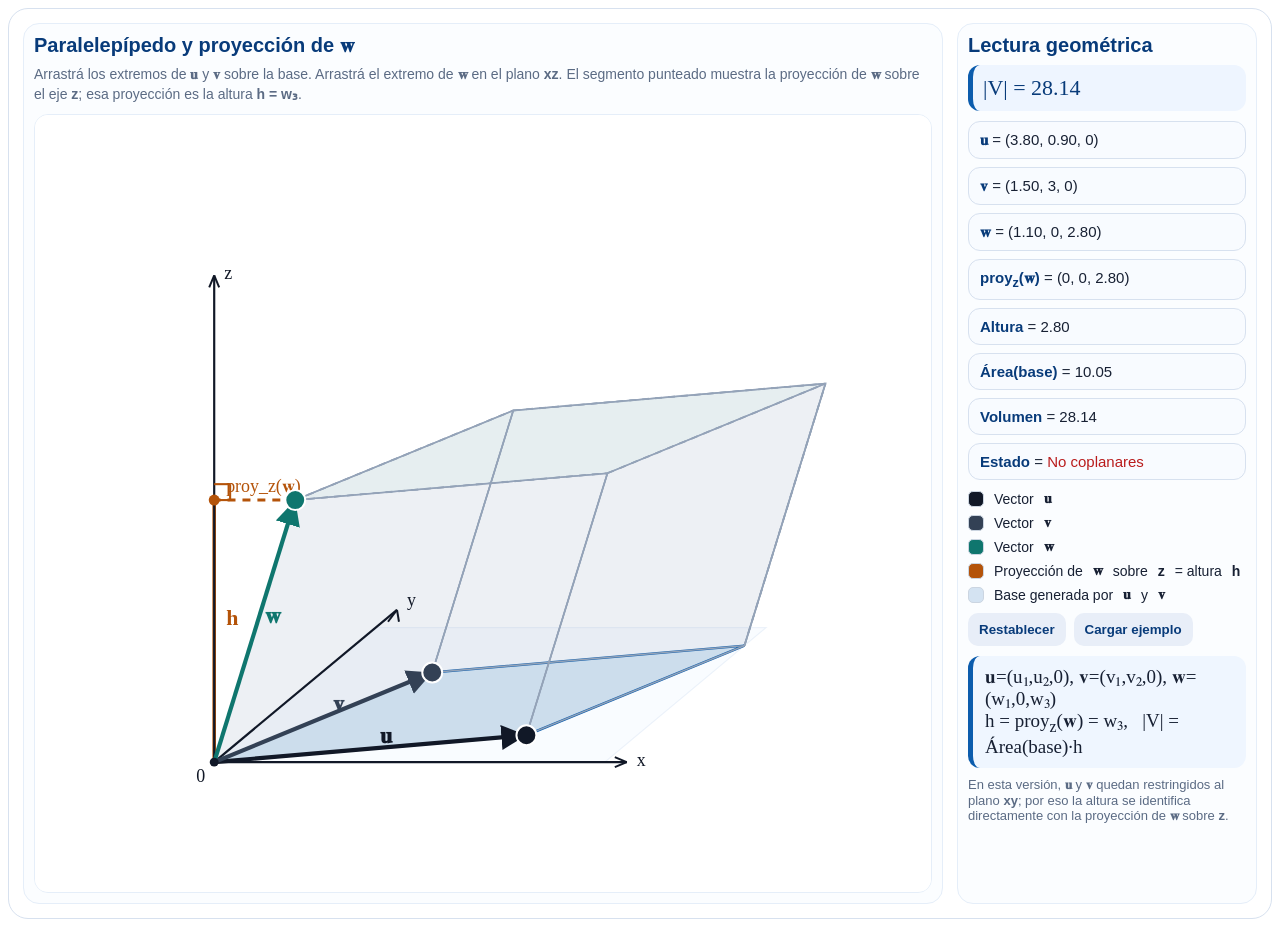
<file: mixed_graph_embed.html>
<!DOCTYPE html>
<html lang="es">
<head>
<meta charset="UTF-8" />
<meta name="viewport" content="width=device-width, initial-scale=1" />
<title>Producto mixto interactivo</title>
<style>
  :root{--blue:#0b5cad;--blue2:#083b7a;--soft:#eef5ff;--line:#d7e1ef;--text:#172033;--muted:#5b6b84;--green:#0f766e;--dark:#111827;--gray:#334155;--orange:#b45309;}
  *{box-sizing:border-box}
  body{margin:0;font-family:"Segoe UI",Arial,sans-serif;background:transparent;color:var(--text)}
  .wrap{padding:8px}
  .card{background:#fff;border:1px solid var(--line);border-radius:20px;padding:14px}
  .grid{display:grid;grid-template-columns:minmax(0,1fr) 300px;gap:14px}
  .panel{background:#fbfdff;border:1px solid #e5eef9;border-radius:16px;padding:10px}
  .panel h3{margin:0 0 8px;color:var(--blue2);font-size:20px}
  .muted{margin:0 0 10px;color:var(--muted);line-height:1.4;font-size:14px}
  svg{width:100%;display:block;background:#fff;border:1px solid #e5eef9;border-radius:14px;touch-action:none;user-select:none}
  .valuebox{background:var(--soft);border-left:5px solid var(--blue);border-radius:12px;padding:10px;margin-bottom:10px;font-family:"Cambria Math",Georgia,serif;font-size:22px;color:var(--blue2)}
  .mini{background:#f8fbff;border:1px solid var(--line);border-radius:12px;padding:9px 11px;margin-bottom:8px;font-size:15px}
  .mini strong{color:var(--blue2)}
  .legend{display:grid;gap:7px;margin-top:10px}
  .tag{display:flex;align-items:center;gap:10px;font-size:14px}
  .swatch{width:16px;height:16px;border-radius:5px;border:1px solid #cbd5e1}
  .rowbuttons{display:flex;gap:8px;flex-wrap:wrap;margin-top:10px}
  button{border:0;border-radius:10px;padding:9px 11px;font-weight:700;cursor:pointer;background:#e8eef8;color:var(--blue2)}
  .formula{background:#eff6ff;border-left:5px solid var(--blue);border-radius:12px;padding:10px 12px;font-family:"Cambria Math",Georgia,serif;font-size:19px;margin-top:10px}
  .foot{color:var(--muted);font-size:13px;margin-top:9px}
  .svg-label{font-family:"Cambria Math",Georgia,serif;font-size:22px;font-weight:700}
  .svg-small{font-family:"Cambria Math",Georgia,serif;font-size:18px}
  @media (max-width: 920px){ .grid{grid-template-columns:1fr} }
</style>
</head>
<body>
<div class="wrap">
  <div class="card">
    <div class="grid">
      <div class="panel">
        <h3>Paralelepípedo y proyección de 𝐰</h3>
        <p class="muted">Arrastrá los extremos de <b>𝐮</b> y <b>𝐯</b> sobre la base. Arrastrá el extremo de <b>𝐰</b> en el plano <b>xz</b>. El segmento punteado muestra la proyección de <b>𝐰</b> sobre el eje <b>z</b>; esa proyección es la altura <b>h = w₃</b>.</p>
        <svg id="svg" viewBox="0 0 900 780" aria-label="Paralelepípedo con proyección de w sobre z">
          <defs>
            <marker id="arrU" markerWidth="8" markerHeight="8" refX="6" refY="3" orient="auto"><path d="M0,0 L0,6 L6,3 z" fill="#111827"></path></marker>
            <marker id="arrV" markerWidth="8" markerHeight="8" refX="6" refY="3" orient="auto"><path d="M0,0 L0,6 L6,3 z" fill="#334155"></path></marker>
            <marker id="arrW" markerWidth="8" markerHeight="8" refX="6" refY="3" orient="auto"><path d="M0,0 L0,6 L6,3 z" fill="#0f766e"></path></marker>
          </defs>
          <rect x="0" y="0" width="900" height="780" fill="white"></rect>
          <g id="guideLayer"></g><g id="faceLayer"></g><g id="edgeLayer"></g><g id="axisLayer"></g><g id="heightLayer"></g><g id="vectorLayer"></g><g id="handleLayer"></g>
        </svg>
      </div>
      <div class="panel">
        <h3>Lectura geométrica</h3>
        <div class="valuebox" id="volBox">|V| = 28.14</div>
        <div class="mini"><strong>𝐮</strong> = <span id="uVal">(3.8, 0.9, 0)</span></div>
        <div class="mini"><strong>𝐯</strong> = <span id="vVal">(1.5, 3.0, 0)</span></div>
        <div class="mini"><strong>𝐰</strong> = <span id="wVal">(1.1, 0, 2.8)</span></div>
        <div class="mini"><strong>proy<sub>z</sub>(𝐰)</strong> = <span id="projVal">(0, 0, 2.8)</span></div>
        <div class="mini"><strong>Altura</strong> = <span id="hVal">2.8</span></div>
        <div class="mini"><strong>Área(base)</strong> = <span id="baseAreaVal">10.05</span></div>
        <div class="mini"><strong>Volumen</strong> = <span id="volVal">28.14</span></div>
        <div class="mini"><strong>Estado</strong> = <span id="stateVal">No coplanares</span></div>
        <div class="legend">
          <div class="tag"><span class="swatch" style="background:#111827"></span> Vector <b>𝐮</b></div>
          <div class="tag"><span class="swatch" style="background:#334155"></span> Vector <b>𝐯</b></div>
          <div class="tag"><span class="swatch" style="background:#0f766e"></span> Vector <b>𝐰</b></div>
          <div class="tag"><span class="swatch" style="background:#b45309"></span> Proyección de <b>𝐰</b> sobre <b>z</b> = altura <b>h</b></div>
          <div class="tag"><span class="swatch" style="background:rgba(11,92,173,.16)"></span> Base generada por <b>𝐮</b> y <b>𝐯</b></div>
        </div>
        <div class="rowbuttons"><button id="resetBtn">Restablecer</button><button id="exampleBtn">Cargar ejemplo</button></div>
        <div class="formula">𝐮=(u₁,u₂,0), 𝐯=(v₁,v₂,0), 𝐰=(w₁,0,w₃)<br>h = proy<sub>z</sub>(𝐰) = w₃, &nbsp; |V| = Área(base)·h</div>
        <p class="foot">En esta versión, <b>𝐮</b> y <b>𝐯</b> quedan restringidos al plano <b>xy</b>; por eso la altura se identifica directamente con la proyección de <b>𝐰</b> sobre <b>z</b>.</p>
      </div>
    </div>
  </div>
</div>
<script>
(() => {
  const svg = document.getElementById("svg");
  const guideLayer = document.getElementById("guideLayer");
  const faceLayer = document.getElementById("faceLayer");
  const edgeLayer = document.getElementById("edgeLayer");
  const axisLayer = document.getElementById("axisLayer");
  const heightLayer = document.getElementById("heightLayer");
  const vectorLayer = document.getElementById("vectorLayer");
  const handleLayer = document.getElementById("handleLayer");
  const uVal = document.getElementById("uVal"); const vVal = document.getElementById("vVal"); const wVal = document.getElementById("wVal");
  const projVal = document.getElementById("projVal"); const hVal = document.getElementById("hVal"); const baseAreaVal = document.getElementById("baseAreaVal"); const volVal = document.getElementById("volVal"); const volBox = document.getElementById("volBox"); const stateVal = document.getElementById("stateVal");
  const EX = {x: 74, y: 0}; const EY = {x: 36, y: -30}; const EZ = {x: 0, y: -94}; const O2 = {x: 180, y: 650};
  const state = {u:{x:3.8,y:0.9,z:0}, v:{x:1.5,y:3.0,z:0}, w:{x:1.1,y:0,z:2.8}, drag:null};
  const fmt = n => { const r=Math.round(n*100)/100; return Number.isInteger(r)?String(r):r.toFixed(2); };
  const add3=(a,b)=>({x:a.x+b.x,y:a.y+b.y,z:a.z+b.z}); const det2=(a,b)=>a.x*b.y-a.y*b.x;
  const proj=P=>({x:O2.x+P.x*EX.x+P.y*EY.x+P.z*EZ.x, y:O2.y+P.x*EX.y+P.y*EY.y+P.z*EZ.y});
  const screenDist=(a,b)=>Math.hypot(a.x-b.x,a.y-b.y);
  function pointerPos(ev){ const rect=svg.getBoundingClientRect(); const vb=svg.viewBox.baseVal; const sx=vb.width/rect.width, sy=vb.height/rect.height; return {x:(ev.clientX-rect.left)*sx, y:(ev.clientY-rect.top)*sy}; }
  function fromScreenXY(dx,dy){ const a=EX.x,b=EY.x,c=EX.y,d=EY.y,det=a*d-b*c; return {x:(dx*d-b*dy)/det, y:(a*dy-dx*c)/det}; }
  function fromScreenXZ(dx,dy){ const a=EX.x,b=EZ.x,c=EX.y,d=EZ.y,det=a*d-b*c; return {x:(dx*d-b*dy)/det, z:(a*dy-dx*c)/det}; }
  const clampUV=p=>({x:Math.max(-1,Math.min(5.6,p.x)), y:Math.max(-1,Math.min(5.2,p.y)), z:0});
  const clampW=p=>({x:Math.max(-1.2,Math.min(4.0,p.x)), y:0, z:Math.max(0,Math.min(5.2,p.z))});
  const clear=el=>{ while(el.firstChild) el.removeChild(el.firstChild); };
  function line(x1,y1,x2,y2,stroke,width,dash=null,marker=null,opacity=null){ const el=document.createElementNS("http://www.w3.org/2000/svg","line"); el.setAttribute("x1",x1); el.setAttribute("y1",y1); el.setAttribute("x2",x2); el.setAttribute("y2",y2); el.setAttribute("stroke",stroke); el.setAttribute("stroke-width",width); if(dash) el.setAttribute("stroke-dasharray",dash); if(marker) el.setAttribute("marker-end",marker); if(opacity!==null) el.setAttribute("opacity",opacity); return el; }
  function text(x,y,str,cls,fill=null,anchor=null){ const el=document.createElementNS("http://www.w3.org/2000/svg","text"); el.setAttribute("x",x); el.setAttribute("y",y); el.setAttribute("class",cls); if(fill) el.setAttribute("fill",fill); if(anchor) el.setAttribute("text-anchor",anchor); el.textContent=str; return el; }
  function circle(x,y,r,fill,stroke=null,width=null){ const el=document.createElementNS("http://www.w3.org/2000/svg","circle"); el.setAttribute("cx",x); el.setAttribute("cy",y); el.setAttribute("r",r); el.setAttribute("fill",fill); if(stroke){ el.setAttribute("stroke",stroke); el.setAttribute("stroke-width",width||1);} return el; }
  function polygon(points,fill,stroke,width,opacity=1){ const el=document.createElementNS("http://www.w3.org/2000/svg","polygon"); el.setAttribute("points", points.map(p=>`${p.x},${p.y}`).join(" ")); el.setAttribute("fill",fill); el.setAttribute("stroke",stroke); el.setAttribute("stroke-width",width); el.setAttribute("opacity",opacity); return el; }
  function drawAxes(){ clear(axisLayer); const O=O2,X=proj({x:5.6,y:0,z:0}),Y=proj({x:0,y:5.1,z:0}),Z=proj({x:0,y:0,z:5.2}); axisLayer.appendChild(line(O.x,O.y,X.x,X.y,"#111827",2.2)); axisLayer.appendChild(line(O.x,O.y,Y.x,Y.y,"#111827",2.2)); axisLayer.appendChild(line(O.x,O.y,Z.x,Z.y,"#111827",2.2)); axisLayer.appendChild(line(X.x-12,X.y-5,X.x,X.y,"#111827",2)); axisLayer.appendChild(line(X.x-12,X.y+5,X.x,X.y,"#111827",2)); axisLayer.appendChild(line(Y.x-9,Y.y+12,Y.x,Y.y,"#111827",2)); axisLayer.appendChild(line(Y.x+2,Y.y+12,Y.x,Y.y,"#111827",2)); axisLayer.appendChild(line(Z.x-5,Z.y+12,Z.x,Z.y,"#111827",2)); axisLayer.appendChild(line(Z.x+5,Z.y+12,Z.x,Z.y,"#111827",2)); axisLayer.appendChild(text(X.x+10,X.y+4,"x","svg-small","#111827")); axisLayer.appendChild(text(Y.x+10,Y.y-4,"y","svg-small","#111827")); axisLayer.appendChild(text(Z.x+10,Z.y+4,"z","svg-small","#111827")); axisLayer.appendChild(text(O.x-18,O.y+20,"0","svg-small","#111827")); }
  function drawGuides(){ clear(guideLayer); const O=proj({x:0,y:0,z:0}),X=proj({x:5.3,y:0,z:0}),XY=proj({x:5.3,y:4.5,z:0}),Y=proj({x:0,y:4.5,z:0}); guideLayer.appendChild(polygon([O,X,XY,Y],"#f8fbff","#e5eef9",1.2,0.72)); }
  function drawScene(){ clear(faceLayer); clear(edgeLayer); clear(vectorLayer); clear(handleLayer); clear(heightLayer); const O3={x:0,y:0,z:0},U3=state.u,V3=state.v,W3=state.w,P3={x:0,y:0,z:state.w.z}; const UV3=add3(U3,V3),UW3=add3(U3,W3),VW3=add3(V3,W3),UVW3=add3(UV3,W3); const O=proj(O3),U=proj(U3),V=proj(V3),W=proj(W3),P=proj(P3),UV=proj(UV3),UW=proj(UW3),VW=proj(VW3),UVW=proj(UVW3);
    faceLayer.appendChild(polygon([O,U,UV,V],"rgba(11,92,173,.16)","#0b5cad",2.5,1)); faceLayer.appendChild(polygon([W,UW,UVW,VW],"rgba(15,118,110,.08)","#94a3b8",1.6,1)); faceLayer.appendChild(polygon([O,U,UW,W],"rgba(148,163,184,.10)","#94a3b8",1.4,1)); faceLayer.appendChild(polygon([O,V,VW,W],"rgba(148,163,184,.08)","#94a3b8",1.4,1)); faceLayer.appendChild(polygon([U,UV,UVW,UW],"rgba(148,163,184,.10)","#94a3b8",1.4,1)); faceLayer.appendChild(polygon([V,UV,UVW,VW],"rgba(148,163,184,.08)","#94a3b8",1.4,1));
    const dashed="7 6"; edgeLayer.appendChild(line(W.x,W.y,UW.x,UW.y,"#94a3b8",1.9,dashed)); edgeLayer.appendChild(line(W.x,W.y,VW.x,VW.y,"#94a3b8",1.9,dashed)); edgeLayer.appendChild(line(UW.x,UW.y,UVW.x,UVW.y,"#94a3b8",1.9,dashed)); edgeLayer.appendChild(line(VW.x,VW.y,UVW.x,UVW.y,"#94a3b8",1.9,dashed)); edgeLayer.appendChild(line(UV.x,UV.y,UVW.x,UVW.y,"#94a3b8",1.9,dashed));
    edgeLayer.appendChild(line(O.x,O.y,P.x,P.y,"#b45309",3.6)); edgeLayer.appendChild(line(U.x,U.y,UW.x,UW.y,"#94a3b8",1.8)); edgeLayer.appendChild(line(V.x,V.y,VW.x,VW.y,"#94a3b8",1.8)); edgeLayer.appendChild(line(UV.x,UV.y,UVW.x,UVW.y,"#94a3b8",1.8));
    vectorLayer.appendChild(line(O.x,O.y,U.x,U.y,"#111827",4.2,null,"url(#arrU)")); vectorLayer.appendChild(line(O.x,O.y,V.x,V.y,"#334155",4.2,null,"url(#arrV)")); vectorLayer.appendChild(line(O.x,O.y,W.x,W.y,"#0f766e",4.2,null,"url(#arrW)"));
    heightLayer.appendChild(line(W.x,W.y,P.x,P.y,"#b45309",3.1,"8 7")); heightLayer.appendChild(circle(P.x,P.y,5.5,"#b45309")); heightLayer.appendChild(text((O.x+P.x)/2+12,(O.y+P.y)/2-6,"h","svg-label","#b45309")); heightLayer.appendChild(text(P.x+12,P.y-8,"proy_z(𝐰)","svg-small","#b45309")); heightLayer.appendChild(line(P.x,P.y,P.x+16,P.y,"#b45309",2.1)); heightLayer.appendChild(line(P.x+16,P.y,P.x+16,P.y-16,"#b45309",2.1)); heightLayer.appendChild(line(P.x+16,P.y-16,P.x,P.y-16,"#b45309",2.1));
    handleLayer.appendChild(circle(U.x,U.y,10,"#111827","#ffffff",2)); handleLayer.appendChild(circle(V.x,V.y,10,"#334155","#ffffff",2)); handleLayer.appendChild(circle(W.x,W.y,10,"#0f766e","#ffffff",2)); handleLayer.appendChild(circle(O.x,O.y,4.5,"#111827"));
    vectorLayer.appendChild(text((O.x+U.x)/2+10,(O.y+U.y)/2-6,"𝐮","svg-label","#111827")); vectorLayer.appendChild(text((O.x+V.x)/2+10,(O.y+V.y)/2-6,"𝐯","svg-label","#334155")); vectorLayer.appendChild(text((O.x+W.x)/2+10,(O.y+W.y)/2-8,"𝐰","svg-label","#0f766e"));
    const baseA=Math.abs(det2({x:state.u.x,y:state.u.y},{x:state.v.x,y:state.v.y})); const vol=baseA*state.w.z; uVal.textContent=`(${fmt(state.u.x)}, ${fmt(state.u.y)}, 0)`; vVal.textContent=`(${fmt(state.v.x)}, ${fmt(state.v.y)}, 0)`; wVal.textContent=`(${fmt(state.w.x)}, 0, ${fmt(state.w.z)})`; projVal.textContent=`(0, 0, ${fmt(state.w.z)})`; hVal.textContent=fmt(state.w.z); baseAreaVal.textContent=fmt(baseA); volVal.textContent=fmt(vol); volBox.textContent=`|V| = ${fmt(vol)}`; if (stateVal) { if (Math.abs(state.w.z) < 0.01 || vol < 0.01) { stateVal.textContent = "Coplanares: h = 0 y V = 0"; stateVal.style.color = "#0f766e"; } else { stateVal.textContent = "No coplanares"; stateVal.style.color = "#b91c1c"; } } }
  function redraw(){ drawGuides(); drawAxes(); drawScene(); }
  function startDrag(ev){ ev.preventDefault(); const p=pointerPos(ev); const U=proj(state.u),V=proj(state.v),W=proj(state.w); const dU=screenDist(p,U), dV=screenDist(p,V), dW=screenDist(p,W); const m=Math.min(dU,dV,dW); if(m<24){ if(m===dU) state.drag="u"; else if(m===dV) state.drag="v"; else state.drag="w"; try{svg.setPointerCapture(ev.pointerId);}catch(e){} } }
  function moveDrag(ev){ if(!state.drag) return; ev.preventDefault(); const p=pointerPos(ev); if(state.drag==="u" || state.drag==="v"){ const dx=p.x-O2.x, dy=p.y-O2.y; const q=fromScreenXY(dx,dy); state[state.drag]=clampUV({x:q.x,y:q.y,z:0}); } else if(state.drag==="w"){ const dx=p.x-O2.x, dy=p.y-O2.y; const q=fromScreenXZ(dx,dy); state.w=clampW({x:q.x,y:0,z:q.z}); } redraw(); }
  function stopDrag(ev){ state.drag=null; try{svg.releasePointerCapture(ev.pointerId);}catch(e){} }
  svg.addEventListener("pointerdown",startDrag); svg.addEventListener("pointermove",moveDrag); svg.addEventListener("pointerup",stopDrag); svg.addEventListener("pointercancel",stopDrag);
  document.getElementById("resetBtn").addEventListener("click",()=>{ state.u={x:3.8,y:0.9,z:0}; state.v={x:1.5,y:3.0,z:0}; state.w={x:1.1,y:0,z:2.8}; redraw(); });
  document.getElementById("exampleBtn").addEventListener("click",()=>{ state.u={x:4.2,y:0.7,z:0}; state.v={x:1.0,y:3.6,z:0}; state.w={x:2.1,y:0,z:3.5}; redraw(); });
  redraw();
})();
</script>
</body>
</html>
</file>
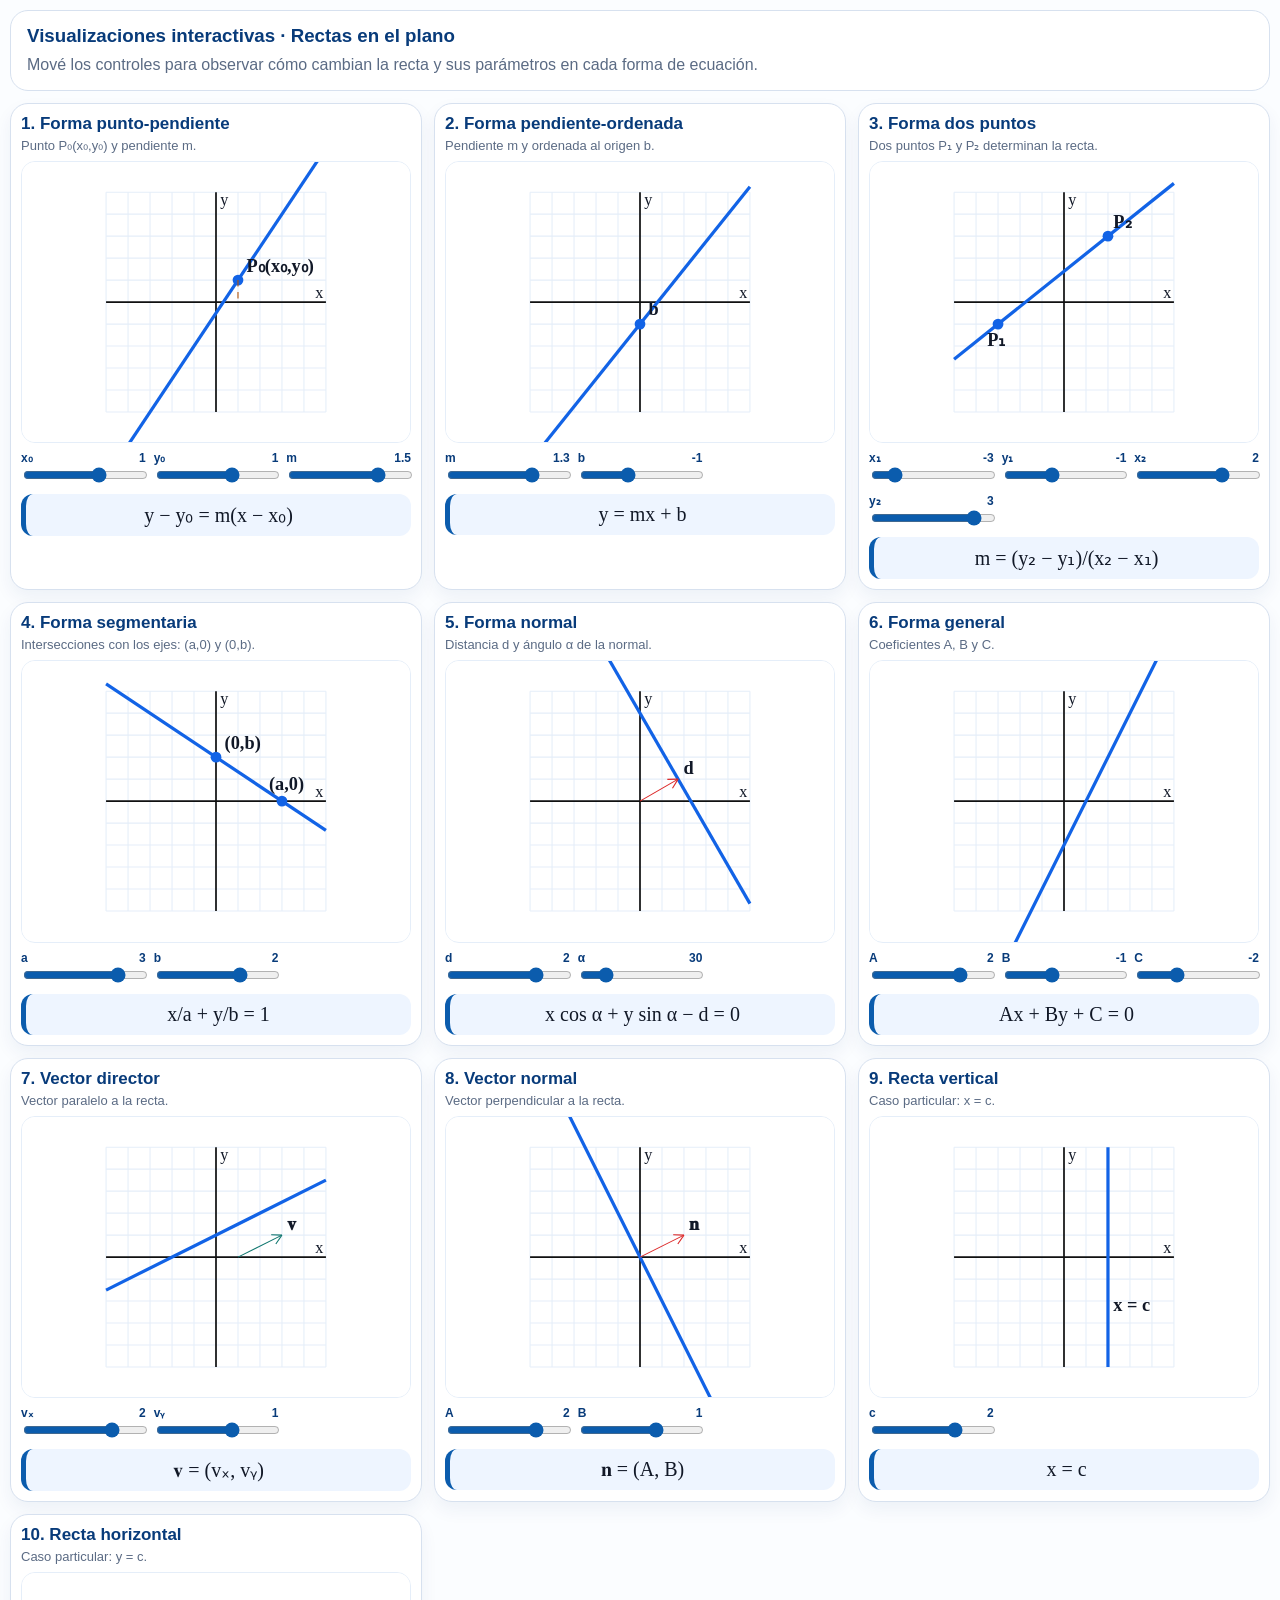
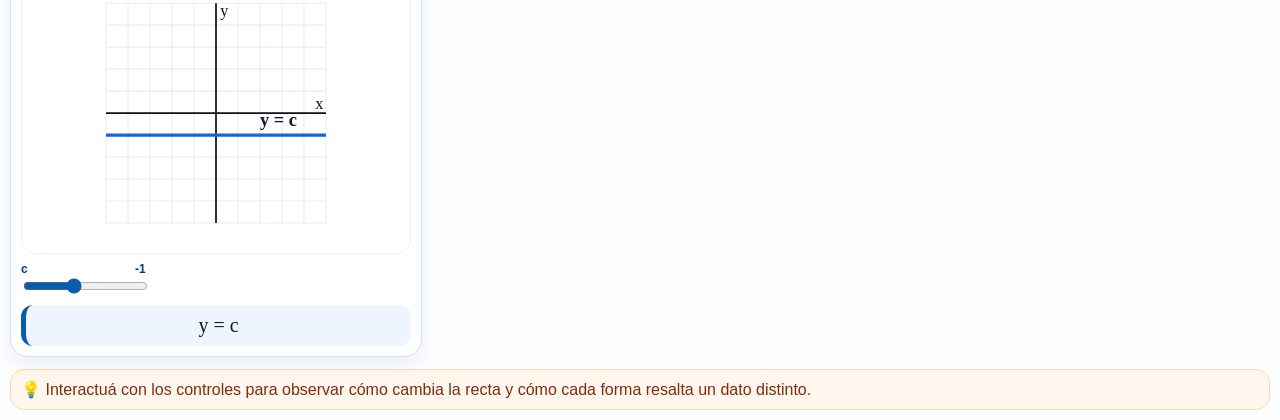
<file: rectas_visual_embed.html>
<!DOCTYPE html>
<html lang="es">
<head>
<meta charset="UTF-8" />
<meta name="viewport" content="width=device-width, initial-scale=1" />
<title>Visualizaciones · Rectas en el plano</title>
<style>
  :root{--blue:#0b5cad;--blue2:#083b7a;--line:#d7e1ef;--soft:#eef5ff;--text:#172033;--muted:#5b6b84;--orange:#b45309;--green:#0f766e;--red:#dc2626}
  *{box-sizing:border-box}
  body{margin:0;background:#fbfdff;color:var(--text);font-family:"Segoe UI",Arial,sans-serif}
  .wrap{padding:10px}
  .intro{background:white;border:1px solid var(--line);border-radius:18px;padding:14px 16px;margin-bottom:12px}
  .intro h3{margin:0 0 6px;color:var(--blue2)}
  .intro p{margin:0;color:var(--muted);line-height:1.45}
  .grid{display:grid;grid-template-columns:repeat(5,minmax(190px,1fr));gap:12px}
  .card{background:white;border:1px solid var(--line);border-radius:18px;padding:10px;box-shadow:0 8px 18px rgba(8,59,122,.06)}
  .card h4{margin:0 0 4px;color:var(--blue2);font-size:17px}
  .card p{margin:0 0 8px;color:var(--muted);font-size:13px}
  svg{width:100%;height:auto;display:block;border:1px solid #e5eef9;border-radius:14px;background:white}
  .formula{background:var(--soft);border-left:5px solid var(--blue);border-radius:12px;padding:9px;margin-top:8px;text-align:center;font-family:"Cambria Math",Georgia,serif;font-size:20px;color:#111827}
  .controls{display:grid;grid-template-columns:repeat(3,minmax(0,1fr));gap:8px;margin-top:8px}
  .control{font-size:12px;color:var(--blue2);font-weight:700}
  .control label{display:flex;justify-content:space-between;gap:6px}
  input[type=range]{width:100%;accent-color:var(--blue)}
  .note{margin-top:12px;background:#fff7ed;border:1px solid #fed7aa;border-radius:14px;padding:10px;color:#7c2d12}
  .axis{stroke:#111;stroke-width:1.6}
  .gridline{stroke:#e5eef9;stroke-width:1}
  .line{stroke:#1263e6;stroke-width:3}
  .dash{stroke-dasharray:6 5}
  .pt{fill:#1263e6}
  .orange{stroke:var(--orange);fill:var(--orange)}
  .green{stroke:var(--green);fill:var(--green)}
  .red{stroke:var(--red);fill:var(--red)}
  text{font-family:"Cambria Math",Georgia,serif;font-size:15px;fill:#111827}
  .label{font-weight:700;font-size:17px}
  @media(max-width:1350px){.grid{grid-template-columns:repeat(3,minmax(190px,1fr))}} @media(max-width:850px){.grid{grid-template-columns:1fr}.controls{grid-template-columns:1fr 1fr}}
</style>
</head>
<body>
<div class="wrap">
  <div class="intro">
    <h3>Visualizaciones interactivas · Rectas en el plano</h3>
    <p>Mové los controles para observar cómo cambian la recta y sus parámetros en cada forma de ecuación.</p>
  </div>

  <div class="grid">
    <div class="card" data-kind="pointSlope">
      <h4>1. Forma punto-pendiente</h4><p>Punto P₀(x₀,y₀) y pendiente m.</p>
      <svg viewBox="0 0 360 260"></svg>
      <div class="controls">
        <div class="control"><label>x₀ <span data-val="x0"></span></label><input data-var="x0" type="range" min="-4" max="4" step="0.5" value="1"></div>
        <div class="control"><label>y₀ <span data-val="y0"></span></label><input data-var="y0" type="range" min="-4" max="4" step="0.5" value="1"></div>
        <div class="control"><label>m <span data-val="m"></span></label><input data-var="m" type="range" min="-3" max="3" step="0.25" value="1.5"></div>
      </div>
      <div class="formula">y − y₀ = m(x − x₀)</div>
    </div>

    <div class="card" data-kind="slopeIntercept">
      <h4>2. Forma pendiente-ordenada</h4><p>Pendiente m y ordenada al origen b.</p>
      <svg viewBox="0 0 360 260"></svg>
      <div class="controls">
        <div class="control"><label>m <span data-val="m"></span></label><input data-var="m" type="range" min="-3" max="3" step="0.25" value="1.2"></div>
        <div class="control"><label>b <span data-val="b"></span></label><input data-var="b" type="range" min="-4" max="4" step="0.5" value="-1"></div>
      </div>
      <div class="formula">y = mx + b</div>
    </div>

    <div class="card" data-kind="twoPoints">
      <h4>3. Forma dos puntos</h4><p>Dos puntos P₁ y P₂ determinan la recta.</p>
      <svg viewBox="0 0 360 260"></svg>
      <div class="controls">
        <div class="control"><label>x₁ <span data-val="x1"></span></label><input data-var="x1" type="range" min="-4" max="3" step="0.5" value="-3"></div>
        <div class="control"><label>y₁ <span data-val="y1"></span></label><input data-var="y1" type="range" min="-4" max="4" step="0.5" value="-1"></div>
        <div class="control"><label>x₂ <span data-val="x2"></span></label><input data-var="x2" type="range" min="-3" max="4" step="0.5" value="2"></div>
        <div class="control"><label>y₂ <span data-val="y2"></span></label><input data-var="y2" type="range" min="-4" max="4" step="0.5" value="3"></div>
      </div>
      <div class="formula">m = (y₂ − y₁)/(x₂ − x₁)</div>
    </div>

    <div class="card" data-kind="intercepts">
      <h4>4. Forma segmentaria</h4><p>Intersecciones con los ejes: (a,0) y (0,b).</p>
      <svg viewBox="0 0 360 260"></svg>
      <div class="controls">
        <div class="control"><label>a <span data-val="a"></span></label><input data-var="a" type="range" min="-5" max="5" step="0.5" value="3"></div>
        <div class="control"><label>b <span data-val="b"></span></label><input data-var="b" type="range" min="-5" max="5" step="0.5" value="2"></div>
      </div>
      <div class="formula">x/a + y/b = 1</div>
    </div>

    <div class="card" data-kind="normal">
      <h4>5. Forma normal</h4><p>Distancia d y ángulo α de la normal.</p>
      <svg viewBox="0 0 360 260"></svg>
      <div class="controls">
        <div class="control"><label>d <span data-val="d"></span></label><input data-var="d" type="range" min="-4" max="4" step="0.5" value="2"></div>
        <div class="control"><label>α <span data-val="alpha"></span></label><input data-var="alpha" type="range" min="0" max="180" step="5" value="30"></div>
      </div>
      <div class="formula">x cos α + y sin α − d = 0</div>
    </div>

    <div class="card" data-kind="general">
      <h4>6. Forma general</h4><p>Coeficientes A, B y C.</p>
      <svg viewBox="0 0 360 260"></svg>
      <div class="controls">
        <div class="control"><label>A <span data-val="A"></span></label><input data-var="A" type="range" min="-4" max="4" step="0.5" value="2"></div>
        <div class="control"><label>B <span data-val="B"></span></label><input data-var="B" type="range" min="-4" max="4" step="0.5" value="-1"></div>
        <div class="control"><label>C <span data-val="C"></span></label><input data-var="C" type="range" min="-5" max="5" step="0.5" value="-2"></div>
      </div>
      <div class="formula">Ax + By + C = 0</div>
    </div>

    <div class="card" data-kind="director">
      <h4>7. Vector director</h4><p>Vector paralelo a la recta.</p>
      <svg viewBox="0 0 360 260"></svg>
      <div class="controls">
        <div class="control"><label>vₓ <span data-val="vx"></span></label><input data-var="vx" type="range" min="-4" max="4" step="0.5" value="2"></div>
        <div class="control"><label>vᵧ <span data-val="vy"></span></label><input data-var="vy" type="range" min="-4" max="4" step="0.5" value="1"></div>
      </div>
      <div class="formula">𝐯 = (vₓ, vᵧ)</div>
    </div>

    <div class="card" data-kind="normalVector">
      <h4>8. Vector normal</h4><p>Vector perpendicular a la recta.</p>
      <svg viewBox="0 0 360 260"></svg>
      <div class="controls">
        <div class="control"><label>A <span data-val="A"></span></label><input data-var="A" type="range" min="-4" max="4" step="0.5" value="2"></div>
        <div class="control"><label>B <span data-val="B"></span></label><input data-var="B" type="range" min="-4" max="4" step="0.5" value="1"></div>
      </div>
      <div class="formula">𝐧 = (A, B)</div>
    </div>

    <div class="card" data-kind="vertical">
      <h4>9. Recta vertical</h4><p>Caso particular: x = c.</p>
      <svg viewBox="0 0 360 260"></svg>
      <div class="controls">
        <div class="control"><label>c <span data-val="c"></span></label><input data-var="c" type="range" min="-5" max="5" step="0.5" value="2"></div>
      </div>
      <div class="formula">x = c</div>
    </div>

    <div class="card" data-kind="horizontal">
      <h4>10. Recta horizontal</h4><p>Caso particular: y = c.</p>
      <svg viewBox="0 0 360 260"></svg>
      <div class="controls">
        <div class="control"><label>c <span data-val="c"></span></label><input data-var="c" type="range" min="-5" max="5" step="0.5" value="-1"></div>
      </div>
      <div class="formula">y = c</div>
    </div>
  </div>

  <div class="note">💡 Interactuá con los controles para observar cómo cambia la recta y cómo cada forma resalta un dato distinto.</div>
</div>

<script>
(() => {
  const W = 360, H = 260;
  const view = { xmin:-5, xmax:5, ymin:-5, ymax:5, pad:28 };
  const cards = [...document.querySelectorAll(".card")];

  function val(card, name){ return Number(card.querySelector(`[data-var="${name}"]`)?.value || 0); }
  function fmt(n){ const r = Math.round(n*100)/100; return Number.isInteger(r) ? String(r) : r.toFixed(1); }
  function P(x,y){
    const s = Math.min(W - 2*view.pad, H - 2*view.pad);
    const ox = (W - s) / 2;
    const oy = (H - s) / 2;
    return {
      x: ox + (x-view.xmin)/(view.xmax-view.xmin)*s,
      y: oy + (view.ymax-y)/(view.ymax-view.ymin)*s
    };
  }
  function lineEl(x1,y1,x2,y2, cls="line", dash=false){
    const el = document.createElementNS("http://www.w3.org/2000/svg","line");
    el.setAttribute("x1",x1); el.setAttribute("y1",y1); el.setAttribute("x2",x2); el.setAttribute("y2",y2);
    el.setAttribute("class", cls + (dash ? " dash" : ""));
    return el;
  }
  function textEl(x,y,t,cls=""){
    const el = document.createElementNS("http://www.w3.org/2000/svg","text");
    el.setAttribute("x",x); el.setAttribute("y",y); if(cls) el.setAttribute("class",cls); el.textContent=t; return el;
  }
  function circleEl(x,y,r=5,cls="pt"){
    const el = document.createElementNS("http://www.w3.org/2000/svg","circle");
    el.setAttribute("cx",x); el.setAttribute("cy",y); el.setAttribute("r",r); el.setAttribute("class",cls); return el;
  }
  function pathLineFromMB(m,b){
    const x1=view.xmin, y1=m*x1+b, x2=view.xmax, y2=m*x2+b;
    return [P(x1,y1), P(x2,y2)];
  }
  function pathGeneral(A,B,C){
    if(Math.abs(A)<0.001 && Math.abs(B)<0.001) return [P(-5,0),P(5,0)];
    if(Math.abs(B)>0.001) return pathLineFromMB(-A/B, -C/B);
    const x = -C/A; return [P(x,view.ymin), P(x,view.ymax)];
  }
  function drawBase(svg){
    svg.innerHTML = "";
    const bg = document.createElementNS("http://www.w3.org/2000/svg","rect");
    bg.setAttribute("width",W); bg.setAttribute("height",H); bg.setAttribute("fill","white"); svg.appendChild(bg);
    for(let i=-5;i<=5;i++){
      const a=P(i,view.ymin), b=P(i,view.ymax); svg.appendChild(lineEl(a.x,a.y,b.x,b.y,"gridline"));
      const c=P(view.xmin,i), d=P(view.xmax,i); svg.appendChild(lineEl(c.x,c.y,d.x,d.y,"gridline"));
    }
    const x0=P(view.xmin,0), x1=P(view.xmax,0), y0=P(0,view.ymin), y1=P(0,view.ymax);
    svg.appendChild(lineEl(x0.x,x0.y,x1.x,x1.y,"axis"));
    svg.appendChild(lineEl(y0.x,y0.y,y1.x,y1.y,"axis"));
    svg.appendChild(textEl(x1.x-10,x1.y-4,"x"));
    svg.appendChild(textEl(y1.x+4,y1.y+12,"y"));
  }
  function drawArrow(svg, p1, p2, cls="green"){
    svg.appendChild(lineEl(p1.x,p1.y,p2.x,p2.y,cls));
    const ang=Math.atan2(p2.y-p1.y,p2.x-p1.x), len=10;
    const a1={x:p2.x-len*Math.cos(ang-.5),y:p2.y-len*Math.sin(ang-.5)};
    const a2={x:p2.x-len*Math.cos(ang+.5),y:p2.y-len*Math.sin(ang+.5)};
    svg.appendChild(lineEl(a1.x,a1.y,p2.x,p2.y,cls));
    svg.appendChild(lineEl(a2.x,a2.y,p2.x,p2.y,cls));
  }
  function updateValues(card){
    card.querySelectorAll("input").forEach(inp=>{
      const span = card.querySelector(`[data-val="${inp.dataset.var}"]`);
      if(span) span.textContent = fmt(Number(inp.value));
    });
  }
  function draw(card){
    updateValues(card);
    const svg = card.querySelector("svg");
    drawBase(svg);
    const kind = card.dataset.kind;
    let a,b,p,q,m;

    if(kind==="pointSlope"){
      const x0=val(card,"x0"), y0=val(card,"y0"); m=val(card,"m");
      [a,b]=pathLineFromMB(m,y0-m*x0); svg.appendChild(lineEl(a.x,a.y,b.x,b.y));
      p=P(x0,y0); svg.appendChild(circleEl(p.x,p.y)); svg.appendChild(textEl(p.x+8,p.y-8,"P₀(x₀,y₀)","label"));
      const px=P(x0,0); svg.appendChild(lineEl(p.x,p.y,px.x,px.y,"orange",true));
    }
    if(kind==="slopeIntercept"){
      m=val(card,"m"); const bb=val(card,"b"); [a,b]=pathLineFromMB(m,bb); svg.appendChild(lineEl(a.x,a.y,b.x,b.y));
      p=P(0,bb); svg.appendChild(circleEl(p.x,p.y)); svg.appendChild(textEl(p.x+8,p.y-8,"b","label"));
    }
    if(kind==="twoPoints"){
      const x1=val(card,"x1"), y1=val(card,"y1"), x2=val(card,"x2"), y2=val(card,"y2");
      if(Math.abs(x2-x1)<.01){ a=P(x1,-5); b=P(x1,5); } else { m=(y2-y1)/(x2-x1); [a,b]=pathLineFromMB(m,y1-m*x1); }
      svg.appendChild(lineEl(a.x,a.y,b.x,b.y)); p=P(x1,y1); q=P(x2,y2);
      svg.appendChild(circleEl(p.x,p.y)); svg.appendChild(circleEl(q.x,q.y)); svg.appendChild(textEl(p.x-10,p.y+20,"P₁","label")); svg.appendChild(textEl(q.x+5,q.y-8,"P₂","label"));
    }
    if(kind==="intercepts"){
      const aa=val(card,"a") || .5, bb=val(card,"b") || .5;
      [a,b]=pathLineFromMB(-bb/aa,bb); svg.appendChild(lineEl(a.x,a.y,b.x,b.y));
      p=P(aa,0); q=P(0,bb); svg.appendChild(circleEl(p.x,p.y)); svg.appendChild(circleEl(q.x,q.y)); svg.appendChild(textEl(p.x-12,p.y-10,"(a,0)","label")); svg.appendChild(textEl(q.x+8,q.y-8,"(0,b)","label"));
    }
    if(kind==="normal"){
      const d=val(card,"d"), alpha=val(card,"alpha")*Math.PI/180, A=Math.cos(alpha), B=Math.sin(alpha), C=-d;
      [a,b]=pathGeneral(A,B,C); svg.appendChild(lineEl(a.x,a.y,b.x,b.y));
      const O=P(0,0), N=P(A*d,B*d); drawArrow(svg,O,N,"red"); svg.appendChild(textEl(N.x+5,N.y-5,"d","label"));
    }
    if(kind==="general"){
      const A=val(card,"A"), B=val(card,"B"), C=val(card,"C"); [a,b]=pathGeneral(A,B,C); svg.appendChild(lineEl(a.x,a.y,b.x,b.y));
    }
    if(kind==="director"){
      const vx=val(card,"vx") || 1, vy=val(card,"vy"); [a,b]=pathLineFromMB(vy/vx,1); svg.appendChild(lineEl(a.x,a.y,b.x,b.y)); p=P(1,0); q=P(1+vx,vy); drawArrow(svg,p,q,"green"); svg.appendChild(textEl(q.x+5,q.y-5,"𝐯","label"));
    }
    if(kind==="normalVector"){
      const A=val(card,"A"), B=val(card,"B"); [a,b]=pathGeneral(A,B,0); svg.appendChild(lineEl(a.x,a.y,b.x,b.y)); p=P(0,0); q=P(A,B); drawArrow(svg,p,q,"red"); svg.appendChild(textEl(q.x+5,q.y-5,"𝐧","label"));
    }
    if(kind==="vertical"){
      const c=val(card,"c"); a=P(c,view.ymin); b=P(c,view.ymax); svg.appendChild(lineEl(a.x,a.y,b.x,b.y)); svg.appendChild(textEl(P(c,0).x+5,P(c,0).y+50,"x = c","label"));
    }
    if(kind==="horizontal"){
      const c=val(card,"c"); a=P(view.xmin,c); b=P(view.xmax,c); svg.appendChild(lineEl(a.x,a.y,b.x,b.y)); svg.appendChild(textEl(P(2,c).x,P(2,c).y-8,"y = c","label"));
    }
  }

  cards.forEach(card => {
    card.querySelectorAll("input").forEach(inp => inp.addEventListener("input", () => draw(card)));
    draw(card);
  });
})();
</script>
</body>
</html>
</file>
<file: styles.css>
:root {
  --blue: #083b7a;
  --blue2: #0b5cad;
  --ink: #172033;
  --muted: #64748b;
  --line: #d7e1ef;
  --light: #f4f8ff;
  --green: #0f766e;
  --red: #b91c1c;
  --orange: #b45309;
  --shadow: 0 12px 30px rgba(8, 59, 122, .12);
}

* {
  box-sizing: border-box;
}

body {
  margin: 0;
  font-family: "Segoe UI", Arial, sans-serif;
  color: var(--ink);
  background: linear-gradient(180deg, #f7fbff, #eef5ff);
}

.hero {
  display: flex;
  justify-content: space-between;
  gap: 2rem;
  align-items: center;
  padding: 1.4rem clamp(1rem, 4vw, 3rem);
  background: linear-gradient(135deg, var(--blue), #0c4e9a);
  color: white;
}

.eyebrow {
  margin: 0 0 .35rem;
  opacity: .82;
  letter-spacing: .06em;
  text-transform: uppercase;
  font-size: .78rem;
}

h1 {
  margin: 0;
  font-size: clamp(2.4rem, 5vw, 4.4rem);
  line-height: .95;
}

.subtitle {
  margin: .4rem 0 0;
  opacity: .9;
}

.status-card {
  min-width: 170px;
  background: rgba(255,255,255,.14);
  border: 1px solid rgba(255,255,255,.28);
  border-radius: 18px;
  padding: .9rem 1rem;
}

.status-card span,
.status-card small {
  display: block;
  opacity: .82;
}

.status-card strong {
  display: block;
  font-size: 1.25rem;
  margin: .2rem 0;
}

main {
  width: min(1280px, calc(100% - 2rem));
  margin: 1.4rem auto;
}

.intro,
.section-tabs,
.section {
  background: rgba(255,255,255,.94);
  border: 1px solid var(--line);
  border-radius: 24px;
  box-shadow: var(--shadow);
}

.intro {
  display: grid;
  grid-template-columns: 1.4fr 1fr;
  gap: 1rem;
  padding: 1.3rem;
  margin-bottom: 1rem;
}

.intro h2 {
  margin: 0 0 .45rem;
  color: var(--blue);
}

.intro p {
  margin: 0;
  color: var(--muted);
}

.notation-box {
  background: #eff6ff;
  border: 1px solid #bfdbfe;
  color: var(--blue);
  border-radius: 18px;
  padding: .9rem 1rem;
  line-height: 1.55;
}

.vec,
.math {
  font-family: "Cambria Math", Georgia, serif;
}

.vec {
  font-weight: 900;
  font-style: italic;
  color: #062f63;
}

.comp {
  font-family: "Cambria Math", Georgia, serif;
  color: var(--ink);
}

.section-tabs {
  display: grid;
  grid-template-columns: repeat(4, 1fr);
  gap: .5rem;
  padding: .6rem;
  margin-bottom: 1rem;
}

.section-tab {
  border: 0;
  background: transparent;
  color: var(--blue);
  font-weight: 800;
  padding: .85rem 1rem;
  border-radius: 14px;
  cursor: pointer;
}

.section-tab.active {
  background: var(--blue);
  color: white;
}

.section {
  display: none;
  padding: 1.1rem;
  margin-bottom: 1rem;
}

.section.active {
  display: block;
}

.section-header {
  display: flex;
  justify-content: space-between;
  gap: 1rem;
  align-items: flex-start;
  padding: .2rem .3rem 1rem;
}

.section-header h2 {
  margin: 0 0 .35rem;
  color: var(--blue);
}

.section-header p {
  margin: 0;
  color: var(--muted);
}

.badge {
  background: #dbeafe;
  color: var(--blue);
  padding: .55rem .8rem;
  border-radius: 999px;
  font-weight: 800;
  white-space: nowrap;
}

.badge.pending {
  background: #fff7ed;
  color: #9a3412;
}

.inner-tabs {
  display: flex;
  gap: .5rem;
  border-bottom: 1px solid var(--line);
  padding-bottom: .75rem;
  margin-bottom: 1rem;
}

.inner-tab {
  border: 0;
  background: #e8eef8;
  color: var(--blue);
  font-weight: 800;
  padding: .7rem 1rem;
  border-radius: 12px;
  cursor: pointer;
}

.inner-tab.active {
  background: var(--blue2);
  color: white;
}

.panel {
  display: none;
}

.panel.active {
  display: block;
}

.theory-grid {
  display: grid;
  grid-template-columns: repeat(2, 1fr);
  gap: 1rem;
}

.theory-card,
.graph-card,
.activity-card,
.quiz-card,
.placeholder,
.section-note {
  background: white;
  border: 1px solid var(--line);
  border-radius: 20px;
  padding: 1rem;
}

.theory-card h3,
.graph-card h4,
.activity-card h4,
.quiz-card h4 {
  color: var(--blue);
  margin-top: 0;
}

.theory-card p,
.placeholder p,
.section-note p {
  line-height: 1.55;
  color: var(--muted);
}

.formula {
  font-family: "Cambria Math", Georgia, serif;
  font-size: 1.17rem;
  background: var(--light);
  border-left: 5px solid var(--blue2);
  border-radius: 12px;
  padding: .75rem;
  margin: .6rem 0;
}

.graph-stack {
  margin-top: 1.2rem;
  display: grid;
  gap: 1rem;
}

.graph-stack > h3 {
  color: var(--blue);
  margin-bottom: 0;
}

.muted {
  color: var(--muted);
  margin-top: 0;
}

.graph-header {
  display: flex;
  justify-content: space-between;
  gap: 1rem;
  margin-bottom: .75rem;
}

.graph-header h4 {
  margin-bottom: .25rem;
}

.graph-header p {
  margin: 0;
  color: var(--muted);
}

.live-values {
  display: grid;
  gap: .35rem;
  min-width: 230px;
}

.live-values span {
  background: var(--light);
  border: 1px solid var(--line);
  border-radius: 12px;
  padding: .45rem .65rem;
  font-family: "Cambria Math", Georgia, serif;
}

canvas {
  display: block;
  width: 100%;
  background: #fbfdff;
  border: 1px solid #e4edf8;
  border-radius: 16px;
}

.slider-label {
  display: grid;
  gap: .4rem;
  margin-bottom: .75rem;
  font-weight: 800;
  color: var(--blue);
}

input[type="range"] {
  width: 100%;
}

.activity-list {
  display: grid;
  gap: 1rem;
}

.activity-card input {
  width: 100%;
  min-height: 44px;
  border: 1px solid var(--line);
  border-radius: 12px;
  padding: .65rem .8rem;
  margin: .5rem 0;
}

.buttons {
  display: flex;
  flex-wrap: wrap;
  gap: .5rem;
}

button {
  font-family: inherit;
}

.buttons button,
.quiz-card button {
  border: 0;
  border-radius: 12px;
  padding: .65rem .9rem;
  font-weight: 800;
  cursor: pointer;
}

.check-btn {
  background: var(--blue2);
  color: white;
}

.hint-btn {
  background: #e8eef8;
  color: var(--blue);
}

.solution-btn {
  background: #fff7ed;
  color: var(--orange);
  border: 1px solid #fed7aa !important;
}

.feedback,
.quiz-feedback {
  font-weight: 800;
}

.solution {
  display: none;
  margin-top: .75rem;
  padding: .8rem;
  border-radius: 14px;
  border: 1px solid #bfdbfe;
  background: #eff6ff;
  color: var(--blue);
}

.solution.visible {
  display: block;
}

.quiz-grid {
  display: grid;
  grid-template-columns: repeat(2, 1fr);
  gap: .9rem;
}

.quiz-card {
  display: grid;
  gap: .5rem;
}

.quiz-card button {
  background: var(--light);
  color: var(--ink);
  text-align: left;
  border: 1px solid var(--line);
}

.quiz-card button.correct {
  background: #dcfce7;
  border-color: #22c55e;
}

.quiz-card button.wrong {
  background: #fee2e2;
  border-color: #ef4444;
}

.placeholder {
  min-height: 260px;
}

.placeholder h3 {
  color: var(--blue);
}

footer {
  width: min(1280px, calc(100% - 2rem));
  margin: 1.5rem auto 2rem;
  display: flex;
  justify-content: space-between;
  color: var(--muted);
  font-size: .88rem;
}

@media (max-width: 960px) {
  .hero,
  .intro,
  .section-header,
  .graph-header,
  footer {
    grid-template-columns: 1fr;
    flex-direction: column;
    align-items: flex-start;
  }

  .section-tabs,
  .theory-grid,
  .quiz-grid {
    grid-template-columns: 1fr;
  }

  .live-values {
    width: 100%;
  }
}


/* V3.2: grillas con escala 1:1 */
canvas {
  aspect-ratio: 1 / 1;
  max-height: 760px;
  object-fit: contain;
}


/* V3.3: mejora de arrastre de vectores */
canvas {
  touch-action: none;
  cursor: crosshair;
  user-select: none;
}

canvas.dragging {
  cursor: grabbing;
}


/* V4: producto vectorial */
.svg-visual {
  display: block;
  width: 100%;
  min-height: 360px;
  background: #fbfdff;
  border: 1px solid #e4edf8;
  border-radius: 16px;
}

.svg-label {
  font-family: "Cambria Math", Georgia, serif;
  font-size: 26px;
  font-weight: 900;
  fill: #111;
}

.svg-label.blue {
  fill: #0b5cad;
}

.svg-label.green {
  fill: #0f766e;
}

.svg-small {
  font-family: "Cambria Math", Georgia, serif;
  font-size: 21px;
  fill: #111;
}

.cross-controls {
  display: flex;
  flex-wrap: wrap;
  gap: .5rem;
  margin-bottom: .75rem;
}

.mini-btn {
  border: 0;
  border-radius: 12px;
  padding: .65rem .9rem;
  font-weight: 800;
  cursor: pointer;
  background: #e8eef8;
  color: var(--blue);
}

.mini-btn.active {
  background: var(--blue2);
  color: white;
}


/* V5: producto mixto */
#mixedSvg {
  touch-action: none;
  user-select: none;
}

#mixedBaseGroup,
#mixedHeightGroup,
#mixedVolumeGroup {
  transition: opacity .2s ease;
}


/* V5.1: producto mixto embebido */
.embed-frame {
  display:block;
  width:100%;
  border:1px solid #e4edf8;
  border-radius:16px;
  background:#fbfdff;
}

.mixed-embed {
  min-height: 980px;
}

@media (max-width: 920px) {
  .mixed-embed {
    min-height: 1320px;
  }
}


/* V5.3: autoría y copyright */
.authorship-card {
  background: white;
  border: 1px solid var(--line);
  border-left: 6px solid var(--blue);
  border-radius: 22px;
  padding: 1rem 1.2rem;
  margin: 1rem auto;
  max-width: 1200px;
  display: grid;
  grid-template-columns: minmax(0, 1fr) 340px;
  gap: 1rem;
  align-items: center;
  box-shadow: 0 8px 22px rgba(8, 59, 122, .06);
}

.authorship-card h2 {
  margin: .25rem 0 .45rem;
  color: var(--blue);
}

.authorship-card p {
  margin: 0;
  color: var(--muted);
  line-height: 1.5;
}

.authorship-kicker {
  color: var(--blue2);
  font-size: .85rem;
  font-weight: 800;
  text-transform: uppercase;
  letter-spacing: .05em;
}

.copyright-box {
  background: #eef5ff;
  border-radius: 16px;
  padding: .9rem;
  display: grid;
  gap: .25rem;
  color: var(--blue);
}

.copyright-box span,
.copyright-box small {
  color: var(--muted);
}

footer {
  gap: .5rem;
  flex-wrap: wrap;
}

@media (max-width: 800px) {
  .authorship-card {
    grid-template-columns: 1fr;
  }
}


/* V5.4: sección Geometría Analítica */
.pdf-actions {
  display: flex;
  flex-wrap: wrap;
  gap: .7rem;
  margin-top: .9rem;
}

.pdf-actions a {
  display: inline-block;
  text-decoration: none;
  background: var(--blue);
  color: white;
  padding: .7rem 1rem;
  border-radius: 14px;
  font-weight: 800;
}

.pdf-actions a:nth-child(2) {
  background: #eef5ff;
  color: var(--blue);
  border: 1px solid var(--line);
}

.ga-cards {
  display: grid;
  grid-template-columns: repeat(2, minmax(0, 1fr));
  gap: 1rem;
}

.ga-card {
  background: white;
  border: 1px solid var(--line);
  border-radius: 18px;
  padding: 1rem;
  box-shadow: 0 8px 20px rgba(8, 59, 122, .06);
}

.ga-card h4 {
  color: var(--blue);
  margin: 0 0 .45rem;
}

.ga-card p {
  margin: 0;
  color: var(--muted);
  line-height: 1.45;
}

.pdf-frame {
  width: 100%;
  height: 850px;
  border: 1px solid var(--line);
  border-radius: 18px;
  background: white;
}

@media (max-width: 800px) {
  .ga-cards {
    grid-template-columns: 1fr;
  }

  .pdf-frame {
    height: 650px;
  }
}


/* V5.4.1: corrección de navegación para 5 secciones */
.section-tabs {
  display: grid;
  grid-template-columns: repeat(5, minmax(150px, 1fr));
  gap: .5rem;
  overflow-x: auto;
  scrollbar-width: thin;
}

.section-tab {
  min-width: 150px;
  white-space: nowrap;
}

@media (max-width: 900px) {
  .section-tabs {
    grid-template-columns: repeat(5, minmax(180px, 1fr));
  }
}

/* V6.1: arquitectura modular y contenido Geometría Analítica */
.module-tabs { grid-template-columns: repeat(6, minmax(170px, 1fr)) !important; }
.module-subtabs { display:flex; flex-wrap:wrap; gap:.55rem; padding:.65rem; margin:1rem 0; background:white; border:1px solid var(--line); border-radius:20px; }
.module-subtab { border:0; border-radius:14px; background:#eef5ff; color:var(--blue); padding:.65rem .85rem; font-weight:800; cursor:pointer; }
.module-subtab.active { background:var(--blue); color:white; }
.module-panel { display:none; }
.module-panel.active { display:block; }
.three-block-layout { display:grid; grid-template-columns:repeat(3,minmax(0,1fr)); gap:1rem; margin-top:1rem; }
.mini-module-card,.placeholder-box { background:white; border:1px solid var(--line); border-radius:18px; padding:1rem; box-shadow:0 8px 18px rgba(8,59,122,.05); }
.mini-module-card h4 { margin:0 0 .45rem; color:var(--blue); }
.mini-module-card p,.placeholder-box { color:var(--muted); line-height:1.45; }
.section-header.compact { margin-top:.5rem; margin-bottom:.75rem; }
.ga-inner-tabs { margin-top:.5rem; }
.ga-svg { width:100%; max-width:900px; display:block; margin:.5rem auto 0; border:1px solid var(--line); border-radius:18px; background:white; }
.ga-svg .svg-label { font-family:"Cambria Math", Georgia, serif; font-weight:800; font-size:24px; }
.ga-svg .svg-small { font-family:"Cambria Math", Georgia, serif; font-size:18px; }
@media (max-width:900px){ .module-tabs{grid-template-columns:repeat(6,minmax(190px,1fr)) !important;} .three-block-layout{grid-template-columns:1fr;} }

/* V6.2: Geometría Analítica - Etapa 1 */
.ga-inner-tabs { margin-top: .75rem; }
.section-header.compact h3 { color: var(--blue); }
.ga-svg { width: 100%; max-width: 920px; display: block; margin: .75rem auto 0; border: 1px solid var(--line); border-radius: 18px; background: white; }
.ga-svg .svg-label { font-family: "Cambria Math", Georgia, serif; font-weight: 800; font-size: 24px; }
.ga-svg .svg-small { font-family: "Cambria Math", Georgia, serif; font-size: 18px; }
.theory-card ul { margin: .4rem 0 0 1.1rem; color: var(--muted); line-height: 1.5; }


/* V6.4: visualizaciones ampliadas de rectas */
.rectas-visual-frame {
  width: 100%;
  min-height: 2250px;
  border: 1px solid var(--line);
  border-radius: 20px;
  background: #fbfdff;
}

@media (max-width: 900px) {
  .rectas-visual-frame {
    min-height: 4050px;
  }
}


/* V6.4.1: grillas cuadradas y visualización de rectas consolidada */
.rectas-visual-frame {
  min-height: 1380px;
}

@media (max-width: 1350px) {
  .rectas-visual-frame {
    min-height: 2050px;
  }
}

@media (max-width: 900px) {
  .rectas-visual-frame {
    min-height: 4050px;
  }
}
</file>
